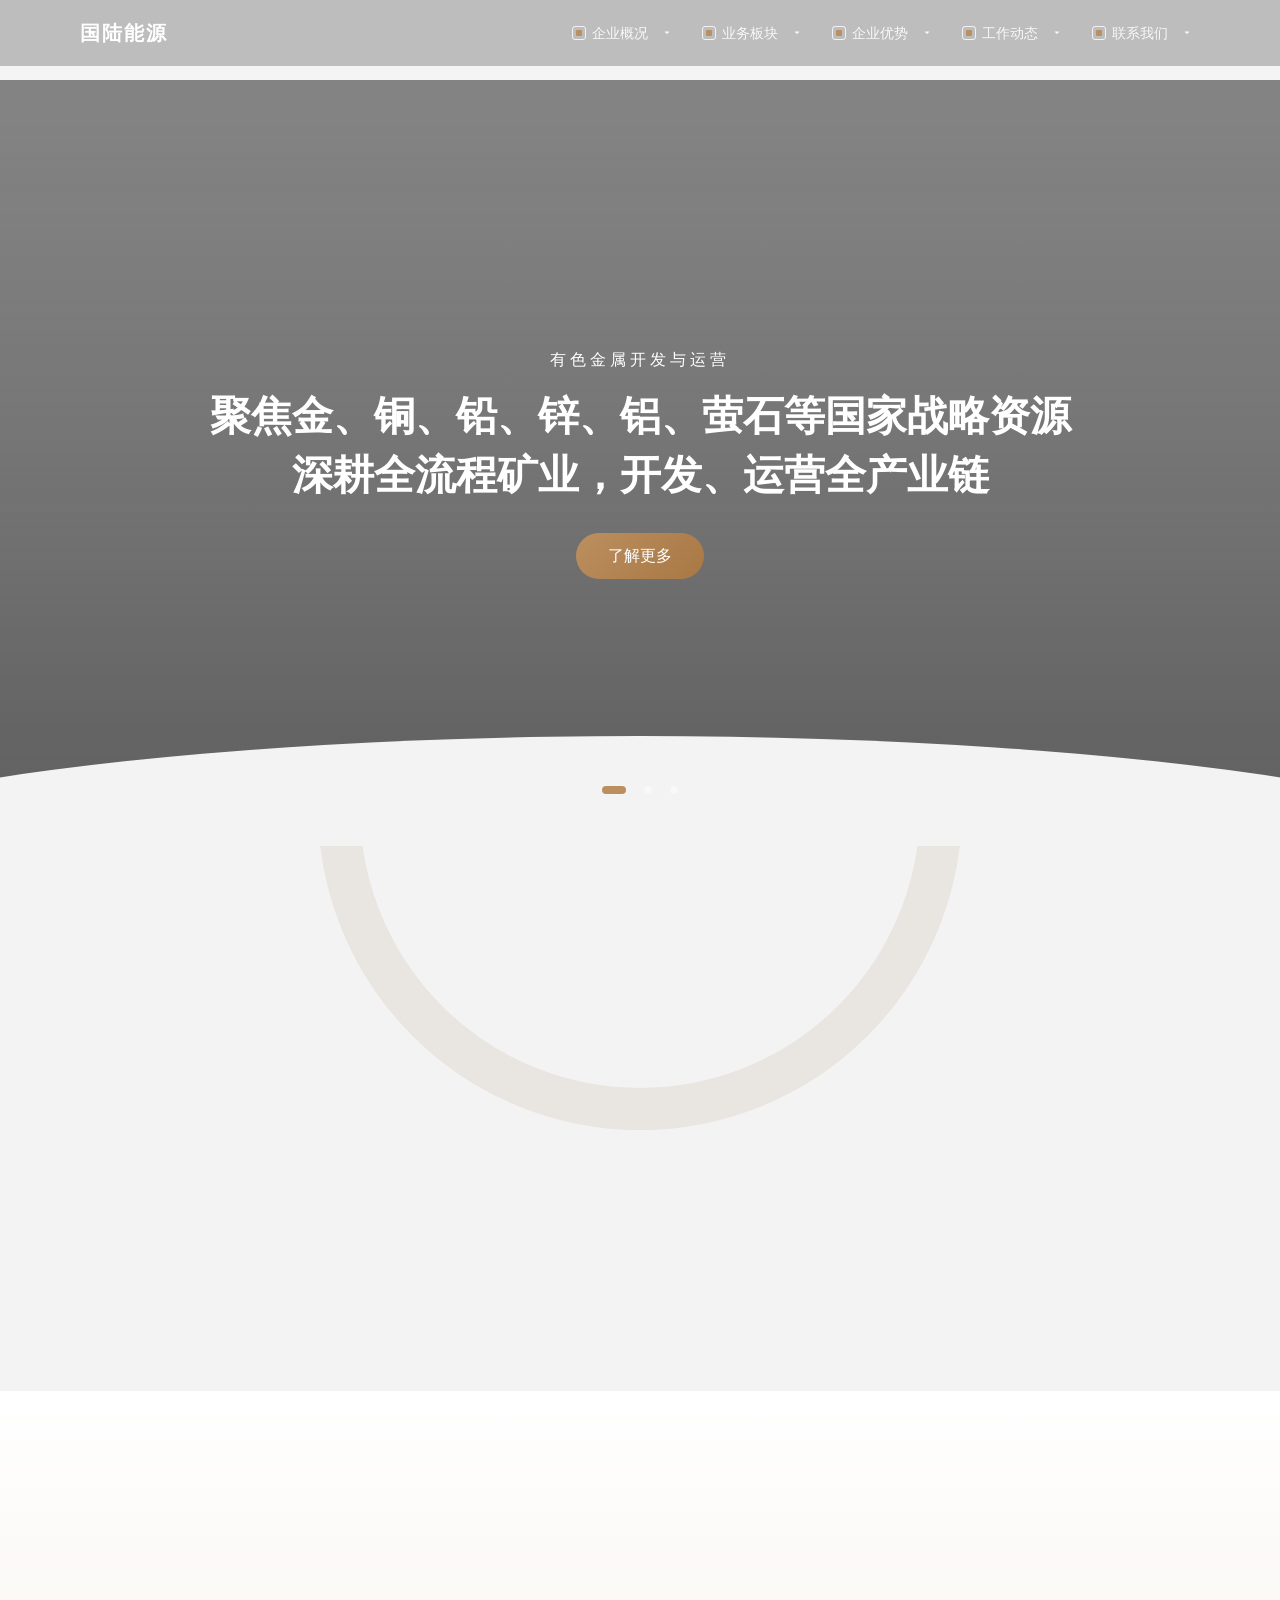
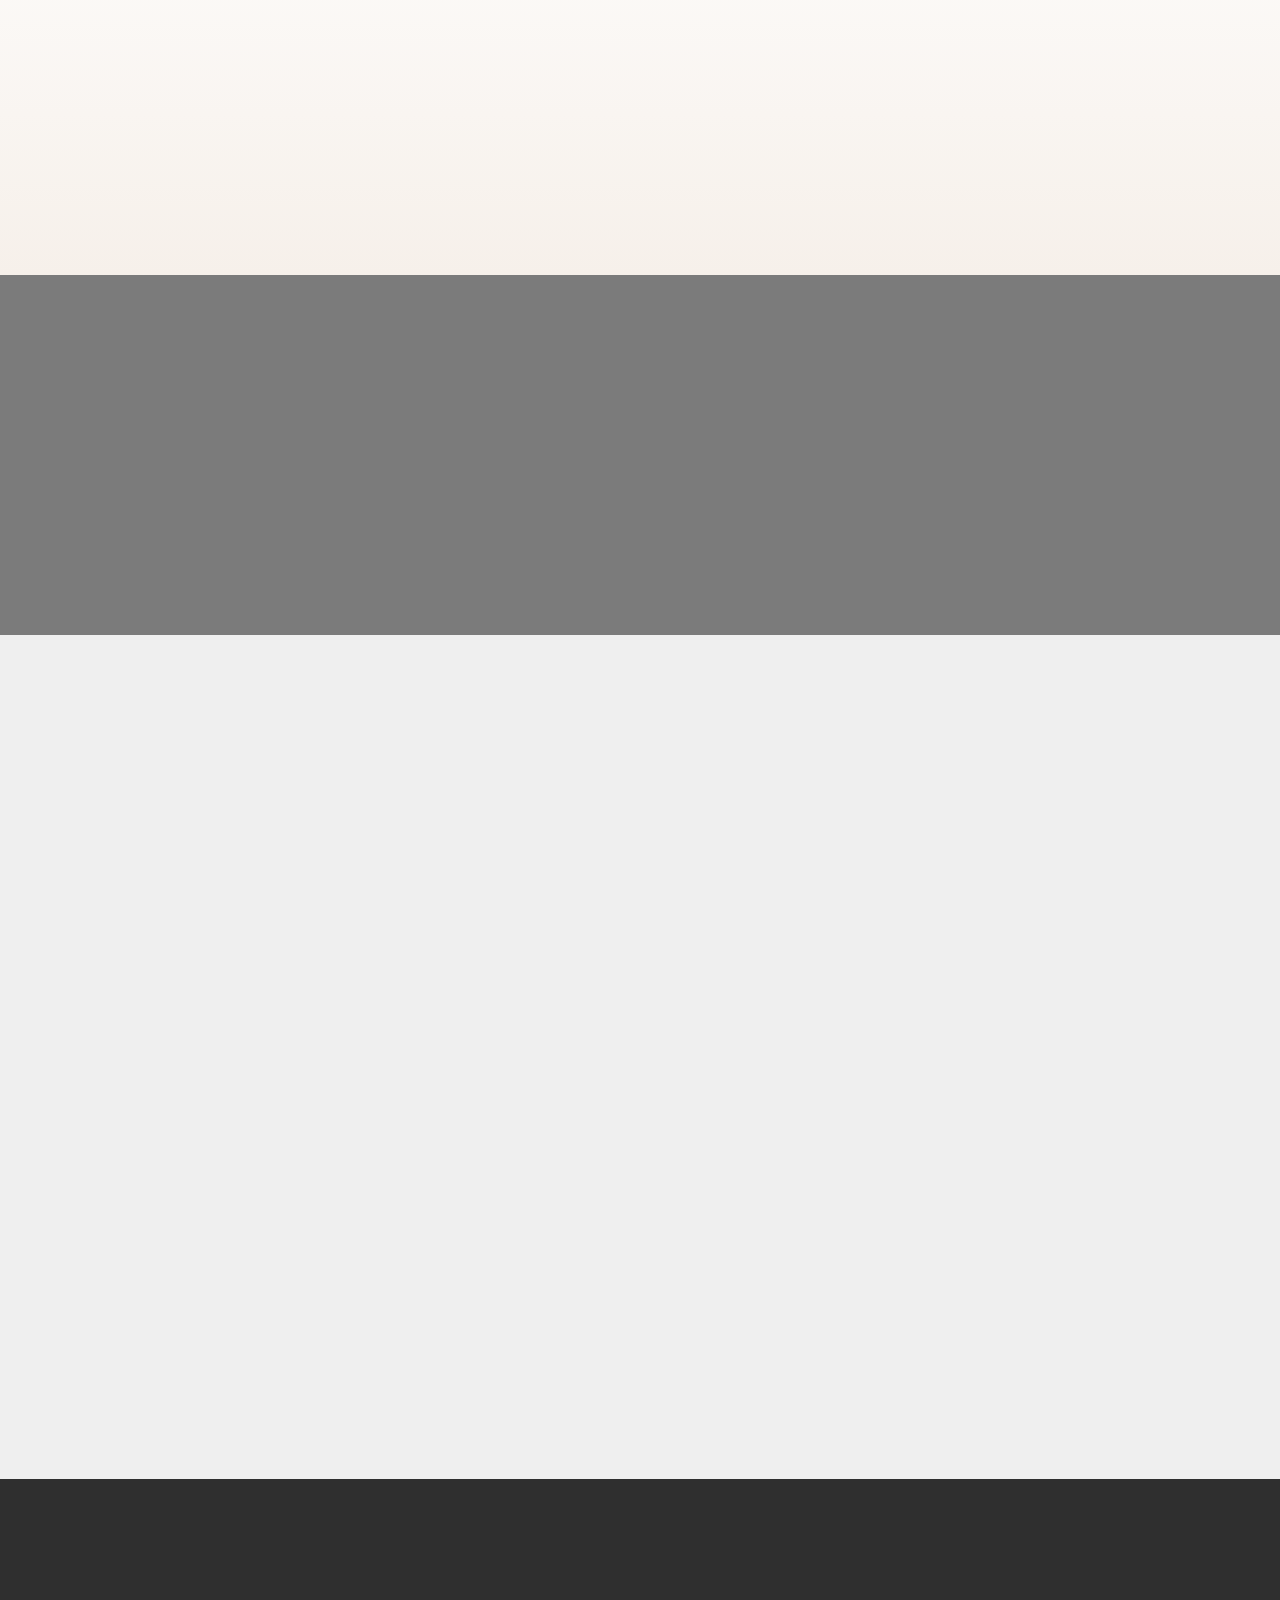
<file: index.html>
<!DOCTYPE html>
<html lang="zh-CN">
  <head>
    <meta charset="UTF-8" />
    <meta name="viewport" content="width=device-width, initial-scale=1.0" />
    <title>国陆能源有限公司</title>
    <link
      rel="stylesheet"
      href="https://cdn.jsdelivr.net/npm/swiper@11/swiper-bundle.min.css"
    />
    <link
      rel="stylesheet"
      href="https://cdn.jsdelivr.net/npm/aos@2.3.4/dist/aos.css"
    />
    <link rel="stylesheet" href="./css/style.css" />
  </head>
  <body>
    <header class="site-header">
      <div class="container header-inner">
        <a class="logo" href="#top">国陆能源</a>
        <button class="menu-toggle" type="button" aria-label="切换菜单">☰</button>
        <nav class="site-nav">
          <ul class="nav-list">
            <li class="nav-item has-submenu">
              <button class="nav-trigger" type="button">
                <span class="nav-label">
                  <span class="nav-main-icon"></span>
                  企业概况
                </span>
                <span class="nav-arrow">▾</span>
              </button>
              <ul class="submenu">
                <li><a href="#company">公司简介</a></li>
                <li><a href="#company">发展历程</a></li>
              </ul>
            </li>
            <li class="nav-item has-submenu">
              <button class="nav-trigger" type="button">
                <span class="nav-label">
                  <span class="nav-main-icon"></span>
                  业务板块
                </span>
                <span class="nav-arrow">▾</span>
              </button>
              <ul class="submenu">
                <li><a href="#business">资源勘探</a></li>
                <li><a href="#business">矿山运营</a></li>
              </ul>
            </li>
            <li class="nav-item has-submenu">
              <button class="nav-trigger" type="button">
                <span class="nav-label">
                  <span class="nav-main-icon"></span>
                  企业优势
                </span>
                <span class="nav-arrow">▾</span>
              </button>
              <ul class="submenu">
                <li><a href="#advantage">技术优势</a></li>
                <li><a href="#advantage">管理优势</a></li>
              </ul>
            </li>
            <li class="nav-item has-submenu">
              <button class="nav-trigger" type="button">
                <span class="nav-label">
                  <span class="nav-main-icon"></span>
                  工作动态
                </span>
                <span class="nav-arrow">▾</span>
              </button>
              <ul class="submenu">
                <li><a href="#news">最新动态</a></li>
                <li><a href="#news">媒体聚焦</a></li>
              </ul>
            </li>
            <li class="nav-item has-submenu">
              <button class="nav-trigger" type="button">
                <span class="nav-label">
                  <span class="nav-main-icon"></span>
                  联系我们
                </span>
                <span class="nav-arrow">▾</span>
              </button>
              <ul class="submenu">
                <li><a href="#contact">联系方式</a></li>
                <li><a href="#contact">在线留言</a></li>
              </ul>
            </li>
          </ul>
        </nav>
      </div>
    </header>

    <main id="top">
      <section class="hero">
        <div class="swiper hero-swiper">
          <div class="swiper-wrapper">
            <div
              class="swiper-slide hero-slide"
              style="
                background-image: url('https://images.unsplash.com/photo-1586511925558-a4c6376fe65f?auto=format&fit=crop&w=1900&q=80');
              "
            >
              <div class="hero-mask"></div>
              <div class="container hero-content" data-aos="fade-up">
                <p class="hero-kicker">有色金属开发与运营</p>
                <h1>
                  聚焦金、铜、铅、锌、铝、萤石等国家战略资源<br />
                  深耕全流程矿业，开发、运营全产业链
                </h1>
                <a class="btn btn-gold" href="#company">了解更多</a>
              </div>
            </div>
            <div
              class="swiper-slide hero-slide"
              style="
                background-image: url('https://images.unsplash.com/photo-1473448912268-2022ce9509d8?auto=format&fit=crop&w=1900&q=80');
              "
            >
              <div class="hero-mask"></div>
              <div class="container hero-content" data-aos="fade-up">
                <p class="hero-kicker">战略资源全链协同</p>
                <h1>
                  以智能开采、绿色选冶与全球供应链<br />
                  构建矿业高质量发展新引擎
                </h1>
                <a class="btn btn-gold" href="#business">查看业务</a>
              </div>
            </div>
            <div
              class="swiper-slide hero-slide"
              style="
                background-image: url('https://images.unsplash.com/photo-1576490318966-06b2f5f48947?auto=format&fit=crop&w=1900&q=80');
              "
            >
              <div class="hero-mask"></div>
              <div class="container hero-content" data-aos="fade-up">
                <p class="hero-kicker">绿色矿山与可持续发展</p>
                <h1>
                  坚持科技创新与安全高效并举<br />
                  推动产业升级与生态价值共赢
                </h1>
                <a class="btn btn-gold" href="#contact">联系我们</a>
              </div>
            </div>
          </div>
          <div class="swiper-pagination hero-pagination"></div>
        </div>
      </section>

      <section class="company section" id="company">
        <div class="container">
          <div class="section-title-wrap" data-aos="fade-right">
            <span class="section-kicker">企业概况</span>
            <h2>国陆能源有限公司</h2>
          </div>
          <div class="company-grid">
            <div class="company-meta" data-aos="fade-up">
              <div class="meta-item">
                <span>成立时间：</span>
                <strong>2024 年 10 月 30 日</strong>
              </div>
              <div class="meta-item">
                <span>注册资本：</span>
                <strong>1000 万元人民币</strong>
              </div>
              <div class="meta-item">
                <span>法定代表人：</span>
                <strong>孔亮</strong>
              </div>
              <div class="meta-item">
                <span>总经理：</span>
                <strong>鲁明友</strong>
              </div>
            </div>
            <div class="company-desc" data-aos="fade-left">
              <p>
                企业性质：国有控股有限责任公司，依托国有资本背景，专注国家战略资源开发与运营
              </p>
              <p>
                注册地址：山西省太原市万柏林区兴华街道钢材大厦 720 室
              </p>
              <p>
                统一社会信用代码：91140100MAE2D3TJ3Q
              </p>
              <p>
                作为创世能源产业核心骨干企业，聚焦金、铜、银、铅、锌、铝、萤石等国家战略资源，深耕多金属矿勘查、开发、运营全产业链，致力于打造国内领先的综合型矿业能源集团，助力国家战略资源保障体系建设。
              </p>
            </div>
          </div>
        </div>
      </section>

      <section class="business section" id="business">
        <div class="container">
          <div class="business-head" data-aos="zoom-in">
            <h2>核心业务模块</h2>
            <p>Core Business Module</p>
          </div>
          <div class="swiper business-swiper" data-aos="fade-up">
            <div class="swiper-wrapper">
              <article class="swiper-slide business-card">
                <h3>资源勘探与评价</h3>
                <p>覆盖金属及非金属矿种，构建高精度资源数据库。</p>
              </article>
              <article class="swiper-slide business-card">
                <h3>矿山开发与运营</h3>
                <p>以智能采矿体系提升采选效率与本质安全水平。</p>
              </article>
              <article class="swiper-slide business-card">
                <h3>选矿与冶炼协同</h3>
                <p>优化工艺链路，实现资源综合回收与价值最大化。</p>
              </article>
              <article class="swiper-slide business-card">
                <h3>产业投资与供应链</h3>
                <p>依托全球渠道资源，打造稳定高效的供销体系。</p>
              </article>
            </div>
            <div class="swiper-pagination"></div>
          </div>
        </div>
      </section>

      <section class="vision section">
        <div class="vision-mask"></div>
        <div class="container vision-content" data-aos="fade-up">
          <p>战略资源开发平台</p>
          <h2>推进拓展国家重点产业发展需求</h2>
          <a class="btn btn-outline" href="#advantage">查看优势</a>
        </div>
      </section>

      <section class="advantage section" id="advantage">
        <div class="container">
          <div class="section-title-wrap advantage-title" data-aos="fade-up">
            <span class="section-kicker">企业核心优势</span>
            <h2>Core advantage</h2>
          </div>
          <div class="swiper advantage-swiper" data-aos="fade-up">
            <div class="swiper-wrapper">
              <article class="swiper-slide adv-card">
                <span>01 /</span>
                <h3>国有控股实力背书</h3>
                <p>
                  由国有资本控股，资金实力雄厚，享有优质政策资源倾斜，企业经营合规性强、抗风险能力突出，发展根基稳固。
                </p>
              </article>
              <article class="swiper-slide adv-card featured">
                <span>02 /</span>
                <h3>核心团队行业深耕</h3>
                <p>
                  创始人鲁伟拥有多年矿业领域资深经验，行业资源整合能力、战略布局能力与行业影响力显著，核心管理团队专业能力过硬、实战经验丰富。
                </p>
              </article>
              <article class="swiper-slide adv-card">
                <span>03 /</span>
                <h3>战略资源布局优势</h3>
                <p>
                  聚焦金、铜、银、萤石等国家战略性稀缺矿产，资源价值高、市场需求稳定，产业发展前景广阔，核心竞争力突出。
                </p>
              </article>
              <article class="swiper-slide adv-card featured">
                <span>04 /</span>
                <h3>全产业链运营优势</h3>
                <p>
                  业务覆盖矿产勘查、开采、加工、贸易、技术研发全环节，产业链协同效应显著，业务闭环完善，具备全流程运营管控能力。
                </p>
              </article>
              <article class="swiper-slide adv-card">
                <span>05 /</span>
                <h3>技术创新驱动发展</h3>
                <p>
                  建立产学研协同体系，引入数字化矿山与智能调度平台，持续优化生产组织效率，推动技术成果向经营价值高效转化。
                </p>
              </article>
              <article class="swiper-slide adv-card featured">
                <span>06 /</span>
                <h3>绿色低碳体系完善</h3>
                <p>
                  坚持“绿色开发、生态优先”理念，推进节能减排、循环利用及矿区生态修复，构建可持续矿业发展模式。
                </p>
              </article>
              <article class="swiper-slide adv-card">
                <span>07 /</span>
                <h3>安全管理系统健全</h3>
                <p>
                  以标准化制度和数字化监控双轮驱动，形成风险识别、过程管控、应急处置闭环机制，保障生产安全稳定运行。
                </p>
              </article>
              <article class="swiper-slide adv-card featured">
                <span>08 /</span>
                <h3>区域协同拓展能力</h3>
                <p>
                  依托国内外项目网络与供应链合作伙伴体系，实现跨区域资源配置与协同开发，持续提升综合运营能力。
                </p>
              </article>
            </div>
          </div>
          <div class="advantage-bottom" data-aos="fade-up" data-aos-delay="60">
            <div class="advantage-controls">
              <button class="adv-nav-btn adv-prev" type="button" aria-label="上一页">
                ‹
              </button>
              <div class="swiper-pagination advantage-pagination"></div>
              <button class="adv-nav-btn adv-next" type="button" aria-label="下一页">
                ›
              </button>
            </div>
            <a class="adv-more" href="#contact">查看更多 <span>›</span></a>
          </div>
        </div>
      </section>

      <section class="news section" id="news">
        <div class="container news-wrap">
          <div class="news-title" data-aos="fade-right">
            <span class="section-kicker">工作动态</span>
            <h2>Work Dynamics</h2>
          </div>
          <div class="news-body" data-aos="fade-left">
            <ul class="news-tabs">
              <li class="is-active" data-target="tab1">经营动态</li>
              <li data-target="tab2">党建之窗</li>
              <li data-target="tab3">社会责任</li>
              <li data-target="tab4">媒体聚焦</li>
            </ul>
            <div class="news-panels">
              <div class="news-panel is-active" id="tab1" data-slide-index="0">
                <article class="news-slide is-active">
                  <h3>《经济参考报》：国家能源集团资本控股业务稳步提升</h3>
                  <p>
                    近日，知名信用评级机构发布评级报告，公司信用评级保持高位，企业主体信用展望持续稳定，经营质量和抗风险能力进一步增强。
                  </p>
                  <hr />
                  <ul>
                    <li>《国资报告》：国家能源集团发行首期碳中和资产支持证券</li>
                    <li>学习强国：国家能源集团资本控股公司首单业租赁资产转让业务完成</li>
                    <li>中国证券网：国家能源集团资本控股公司首笔同业租赁资产转让业务落地</li>
                    <li>《金融时报》：发挥产融协同作用 助力高质量绿色发展</li>
                  </ul>
                </article>
                <article class="news-slide">
                  <h3>经营管理例会：多项目协同推进，重点指标稳中向好</h3>
                  <p>
                    围绕重点矿山项目建设、采购交付和成本管控，公司组织专项复盘，
                    明确季度重点任务，进一步提升经营效率与资源配置能力。
                  </p>
                  <hr />
                  <ul>
                    <li>推进采矿系统升级，设备利用率同比提升</li>
                    <li>供应链协同优化，重点物资保供能力增强</li>
                    <li>强化风险预警与应急机制，经营运行平稳可控</li>
                    <li>建立项目周调度机制，确保关键节点按期完成</li>
                  </ul>
                </article>
              </div>

              <div class="news-panel" id="tab2" data-slide-index="0">
                <article class="news-slide is-active">
                  <h3>深入贯彻中央八项规定精神学习教育</h3>
                  <p>
                    通过专题学习、案例剖析和岗位实践，推动作风建设走深走实，
                    将纪律要求转化为推动企业高质量发展的实际行动。
                  </p>
                  <hr />
                  <ul>
                    <li>组织党委理论学习中心组专题学习会</li>
                    <li>开展“严作风、强担当”主题党日活动</li>
                    <li>建立作风建设问题台账与整改闭环机制</li>
                    <li>推动党建工作与生产经营同部署同落实</li>
                  </ul>
                </article>
                <article class="news-slide">
                  <h3>党建引领重点项目攻坚，形成协同推进机制</h3>
                  <p>
                    以党员先锋队、党员责任区为抓手，聚焦项目难点堵点，
                    在重点工程中持续发挥基层党组织战斗堡垒作用。
                  </p>
                  <hr />
                  <ul>
                    <li>设立“党员示范岗”，强化关键岗位责任落实</li>
                    <li>开展党建共建活动，促进跨部门协同联动</li>
                    <li>围绕一线需求办实事，提升基层组织凝聚力</li>
                    <li>推动党建成果转化为经营管理成效</li>
                  </ul>
                </article>
              </div>

              <div class="news-panel" id="tab3" data-slide-index="0">
                <article class="news-slide is-active">
                  <h3>社会责任实践：绿色矿山建设与社区共建并行推进</h3>
                  <p>
                    公司持续开展矿区生态修复、节能减排和社区公益活动，
                    推动企业发展与社会价值创造协同提升。
                  </p>
                  <hr />
                  <ul>
                    <li>实施矿区复绿工程，提升生态环境质量</li>
                    <li>开展职业教育帮扶，支持属地人才培养</li>
                    <li>组织志愿服务活动，服务周边社区建设</li>
                    <li>完善 ESG 管理体系，发布责任行动成果</li>
                  </ul>
                </article>
                <article class="news-slide">
                  <h3>公益行动持续深化，助力地方可持续发展</h3>
                  <p>
                    围绕教育、环保、民生等领域持续开展公益行动，
                    构建企业与地方互促共进的长期协同机制。
                  </p>
                  <hr />
                  <ul>
                    <li>设立专项公益基金，支持乡村振兴项目</li>
                    <li>推进节水节电改造，促进资源节约利用</li>
                    <li>搭建企地沟通平台，提升协同治理效率</li>
                    <li>持续开展员工公益培训与志愿者激励</li>
                  </ul>
                </article>
              </div>

              <div class="news-panel" id="tab4" data-slide-index="0">
                <article class="news-slide is-active">
                  <h3>主流媒体聚焦公司数字化矿山建设成果</h3>
                  <p>
                    通过智能调度、实时监测与数据中台能力建设，
                    公司矿山作业效率和管理透明度持续提升。
                  </p>
                  <hr />
                  <ul>
                    <li>新华社：数字化推动传统矿业转型升级</li>
                    <li>人民网：智能化管理提升生产安全水平</li>
                    <li>中国经济网：绿色低碳与高效运营并重</li>
                    <li>行业媒体：公司实践为产业提供可复制样本</li>
                  </ul>
                </article>
                <article class="news-slide">
                  <h3>多家行业媒体报道公司全产业链运营能力</h3>
                  <p>
                    媒体重点关注公司在资源开发、加工、供应链协同方面的体系化能力，
                    认为其在复杂市场环境下展现出较强韧性和成长性。
                  </p>
                  <hr />
                  <ul>
                    <li>财经周刊：产业链协同成为核心竞争优势</li>
                    <li>矿业观察：资源保障能力与运营效率双提升</li>
                    <li>能源视界：技术驱动下的降本增效路径清晰</li>
                    <li>中国工业报：企业治理能力持续强化</li>
                  </ul>
                </article>
              </div>
            </div>
          </div>
          <div class="news-bottom-controls" data-aos="fade-up">
            <button class="news-nav-btn news-prev" type="button" aria-label="上一条">
              ‹
            </button>
            <div class="news-pagination"></div>
            <button class="news-nav-btn news-next" type="button" aria-label="下一条">
              ›
            </button>
          </div>
        </div>
      </section>

      <section class="banner-strip" data-aos="zoom-in">
        深入贯彻中央八项规定精神学习教育
      </section>

      <section class="contact section" id="contact">
        <div class="container contact-wrap">
          <div class="contact-left" data-aos="fade-up">
            <h2>You Can Contact Us At Any Time</h2>
            <ul>
              <li>电话：010-8899 6688</li>
              <li>邮箱：service@guolu-energy.com</li>
              <li>地址：北京市朝阳区国家矿业产业园 A 座</li>
            </ul>
          </div>
          <form class="contact-form" data-aos="fade-up" data-aos-delay="120">
            <input type="text" placeholder="姓名" />
            <input type="tel" placeholder="电话" />
            <textarea placeholder="留言"></textarea>
            <button type="button" class="btn btn-gold">提交</button>
          </form>
        </div>
      </section>
    </main>

    <script src="https://cdn.jsdelivr.net/npm/jquery@3.7.1/dist/jquery.min.js"></script>
    <script src="https://cdn.jsdelivr.net/npm/swiper@11/swiper-bundle.min.js"></script>
    <script src="https://cdn.jsdelivr.net/npm/aos@2.3.4/dist/aos.js"></script>
    <script src="./js/main.js"></script>
  </body>
</html>
</file>
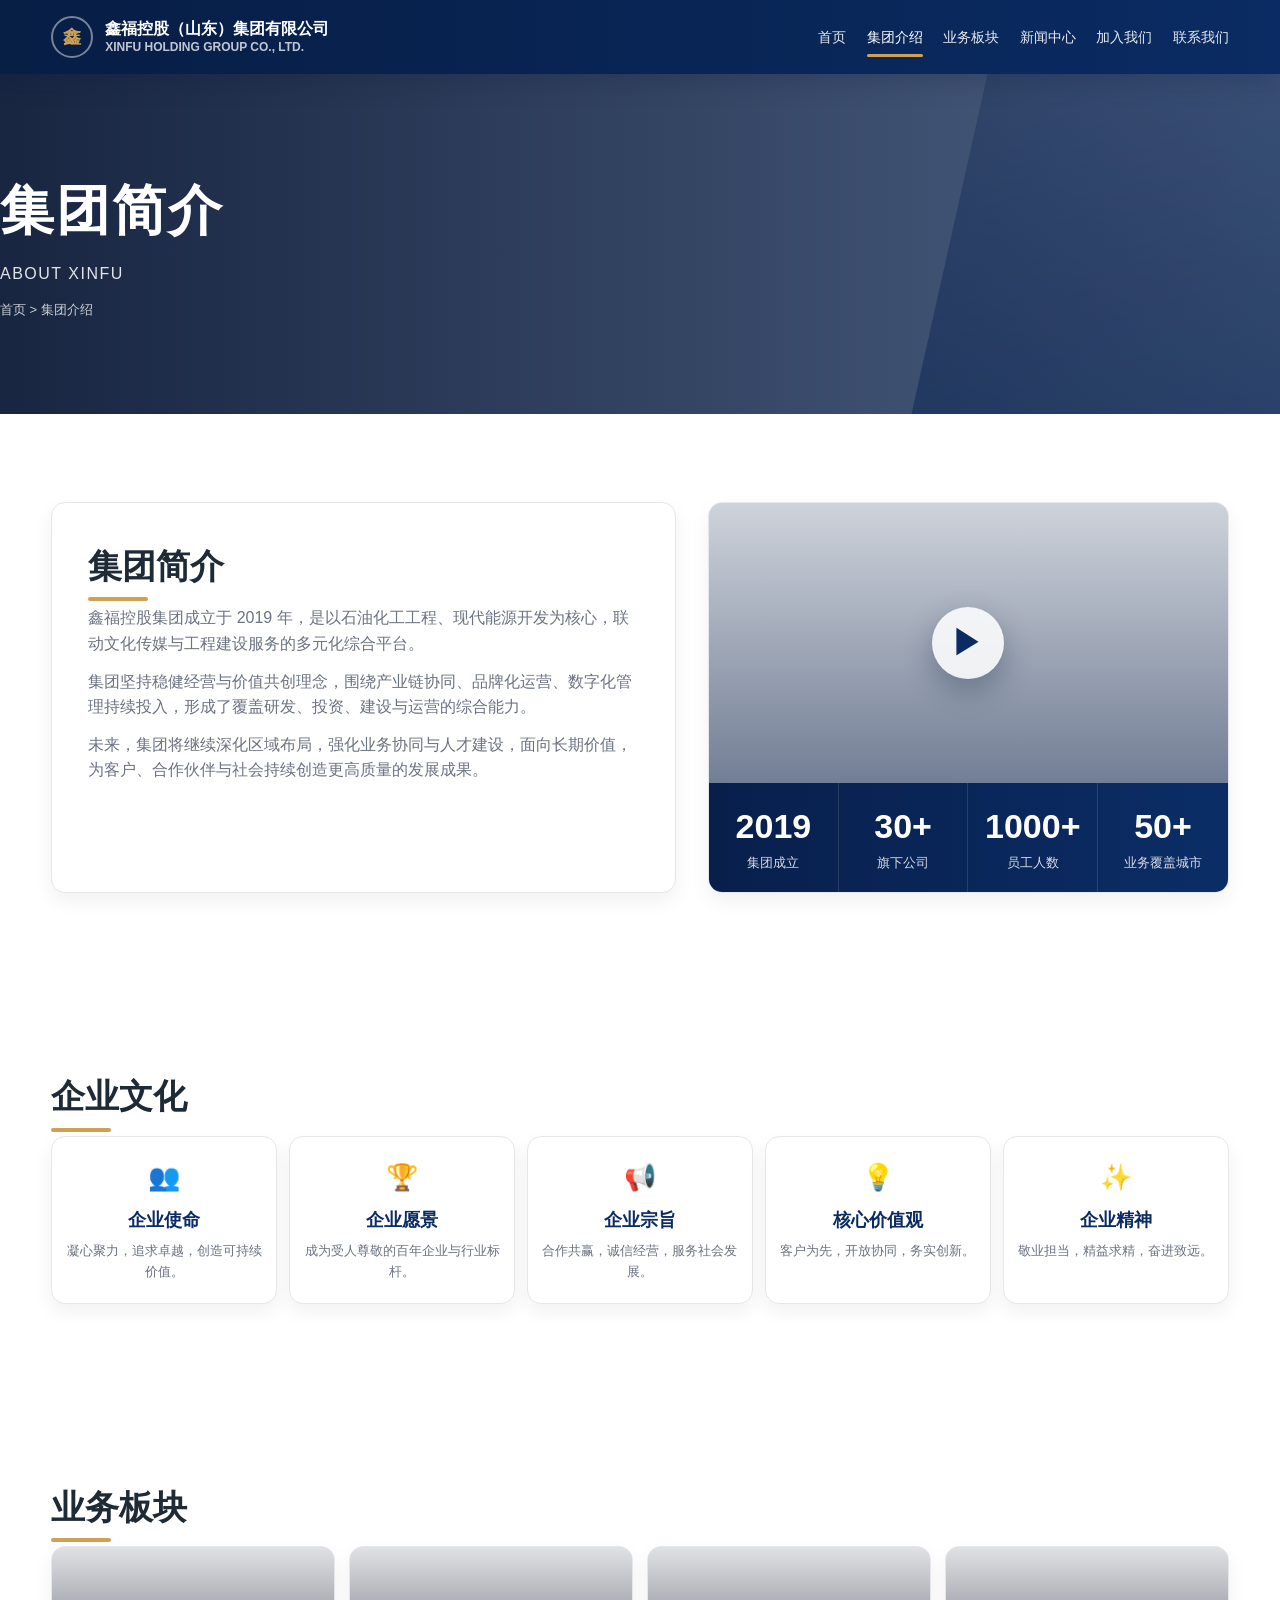
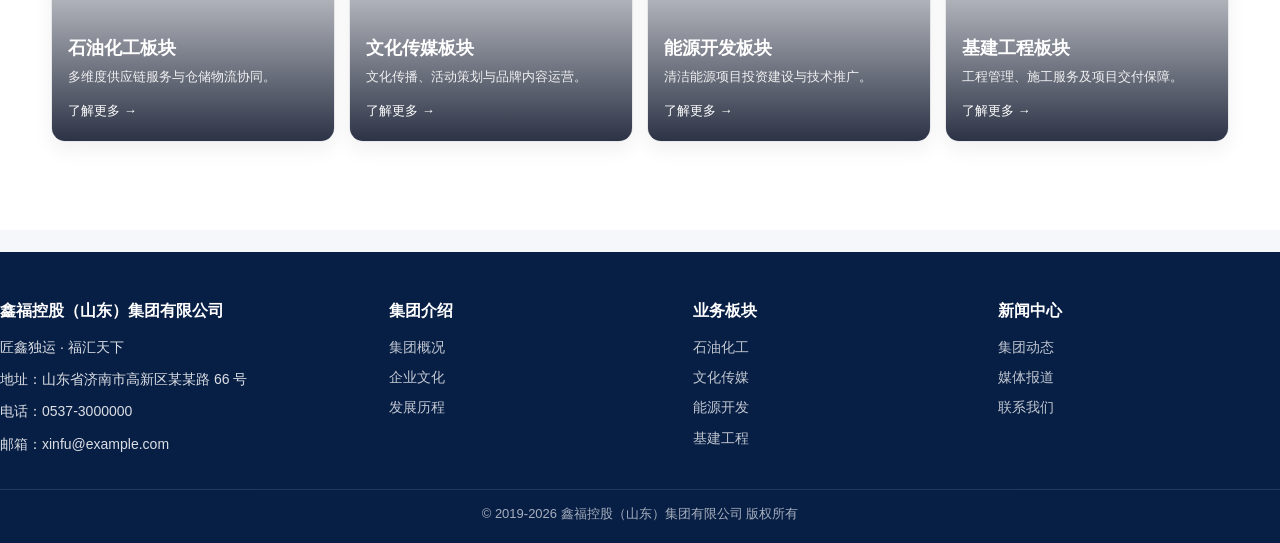
<file: about.html>
<!DOCTYPE html>
<html lang="zh-CN">
  <head>
    <meta charset="UTF-8" />
    <meta name="viewport" content="width=device-width, initial-scale=1.0" />
    <title>集团介绍 - 鑫福控股（山东）集团有限公司</title>
    <meta
      name="description"
      content="鑫福控股集团介绍页面，包含集团简介、企业文化与业务板块展示。"
    />
    <link rel="stylesheet" href="./css/common.css" />
    <link rel="stylesheet" href="./css/about.css" />
  </head>
  <body>
    <header class="site-header">
      <div class="container header-inner">
        <a class="brand" href="./index.html">
          <div class="brand-mark">鑫</div>
          <div class="brand-text">
            鑫福控股（山东）集团有限公司
            <small>XINFU HOLDING GROUP CO., LTD.</small>
          </div>
        </a>
        <nav class="main-nav" aria-label="主导航">
          <ul>
            <li><a href="./index.html">首页</a></li>
            <li><a class="is-active" href="./about.html">集团介绍</a></li>
            <li><a href="./business.html">业务板块</a></li>
            <li><a href="./news.html">新闻中心</a></li>
            <li><a href="./contact.html">加入我们</a></li>
            <li><a href="./contact.html">联系我们</a></li>
          </ul>
        </nav>
      </div>
    </header>

    <main class="about-main">
      <section class="about-hero">
        <div class="container about-hero-inner">
          <h1>集团简介</h1>
          <p>ABOUT XINFU</p>
          <div class="breadcrumb">首页 &gt; 集团介绍</div>
        </div>
      </section>

      <section class="section">
        <div class="container about-profile">
          <article class="card about-copy reveal">
            <h2>集团简介</h2>
            <p>
              鑫福控股集团成立于 2019 年，是以石油化工工程、现代能源开发为核心，联动文化传媒与工程建设服务的多元化综合平台。
            </p>
            <p>
              集团坚持稳健经营与价值共创理念，围绕产业链协同、品牌化运营、数字化管理持续投入，形成了覆盖研发、投资、建设与运营的综合能力。
            </p>
            <p>
              未来，集团将继续深化区域布局，强化业务协同与人才建设，面向长期价值，为客户、合作伙伴与社会持续创造更高质量的发展成果。
            </p>
          </article>

          <aside class="card about-media reveal">
            <div class="video-panel">
              <button class="play-button" type="button" aria-label="播放视频">▶</button>
            </div>
            <ul class="profile-stats">
              <li>
                <strong data-counter="2019">0</strong>
                <span>集团成立</span>
              </li>
              <li>
                <strong data-counter="30" data-suffix="+">0</strong>
                <span>旗下公司</span>
              </li>
              <li>
                <strong data-counter="1000" data-suffix="+">0</strong>
                <span>员工人数</span>
              </li>
              <li>
                <strong data-counter="50" data-suffix="+">0</strong>
                <span>业务覆盖城市</span>
              </li>
            </ul>
          </aside>
        </div>
      </section>

      <section class="section">
        <div class="container">
          <h2 class="about-section-title reveal">企业文化</h2>
          <div class="culture-grid">
            <article class="card culture-item reveal">
              <div class="culture-icon">👥</div>
              <h3>企业使命</h3>
              <p>凝心聚力，追求卓越，创造可持续价值。</p>
            </article>
            <article class="card culture-item reveal">
              <div class="culture-icon">🏆</div>
              <h3>企业愿景</h3>
              <p>成为受人尊敬的百年企业与行业标杆。</p>
            </article>
            <article class="card culture-item reveal">
              <div class="culture-icon">📢</div>
              <h3>企业宗旨</h3>
              <p>合作共赢，诚信经营，服务社会发展。</p>
            </article>
            <article class="card culture-item reveal">
              <div class="culture-icon">💡</div>
              <h3>核心价值观</h3>
              <p>客户为先，开放协同，务实创新。</p>
            </article>
            <article class="card culture-item reveal">
              <div class="culture-icon">✨</div>
              <h3>企业精神</h3>
              <p>敬业担当，精益求精，奋进致远。</p>
            </article>
          </div>
        </div>
      </section>

      <section id="business" class="section">
        <div class="container">
          <h2 class="about-section-title reveal">业务板块</h2>
          <div class="about-business-grid">
            <article class="card about-business-card oil reveal">
              <div class="content">
                <h3>石油化工板块</h3>
                <p>多维度供应链服务与仓储物流协同。</p>
                <a href="./business.html">了解更多 →</a>
              </div>
            </article>
            <article class="card about-business-card media reveal">
              <div class="content">
                <h3>文化传媒板块</h3>
                <p>文化传播、活动策划与品牌内容运营。</p>
                <a href="./media.html">了解更多 →</a>
              </div>
            </article>
            <article class="card about-business-card energy reveal">
              <div class="content">
                <h3>能源开发板块</h3>
                <p>清洁能源项目投资建设与技术推广。</p>
                <a href="./energy.html">了解更多 →</a>
              </div>
            </article>
            <article class="card about-business-card bridge reveal">
              <div class="content">
                <h3>基建工程板块</h3>
                <p>工程管理、施工服务及项目交付保障。</p>
                <a href="./construction.html">了解更多 →</a>
              </div>
            </article>
          </div>
        </div>
      </section>
    </main>

    <footer id="contact" class="site-footer">
      <div class="container footer-top">
        <section class="footer-col footer-brand reveal">
          <h4>鑫福控股（山东）集团有限公司</h4>
          <p>匠鑫独运 · 福汇天下</p>
          <p>地址：山东省济南市高新区某某路 66 号</p>
          <p>电话：0537-3000000</p>
          <p>邮箱：xinfu@example.com</p>
        </section>
        <section class="footer-col reveal">
          <h4>集团介绍</h4>
          <a href="./about.html">集团概况</a>
          <a href="./about.html">企业文化</a>
          <a href="./about.html">发展历程</a>
        </section>
        <section class="footer-col reveal">
          <h4>业务板块</h4>
          <a href="./business.html">石油化工</a>
          <a href="./media.html">文化传媒</a>
          <a href="./energy.html">能源开发</a>
          <a href="./construction.html">基建工程</a>
        </section>
        <section class="footer-col reveal">
          <h4>新闻中心</h4>
          <a href="./news.html">集团动态</a>
          <a href="./news.html">媒体报道</a>
          <a href="./contact.html">联系我们</a>
        </section>
      </div>
      <div class="footer-bottom">© 2019-2026 鑫福控股（山东）集团有限公司 版权所有</div>
    </footer>

    <script src="./js/about.js"></script>
  </body>
</html>
</file>
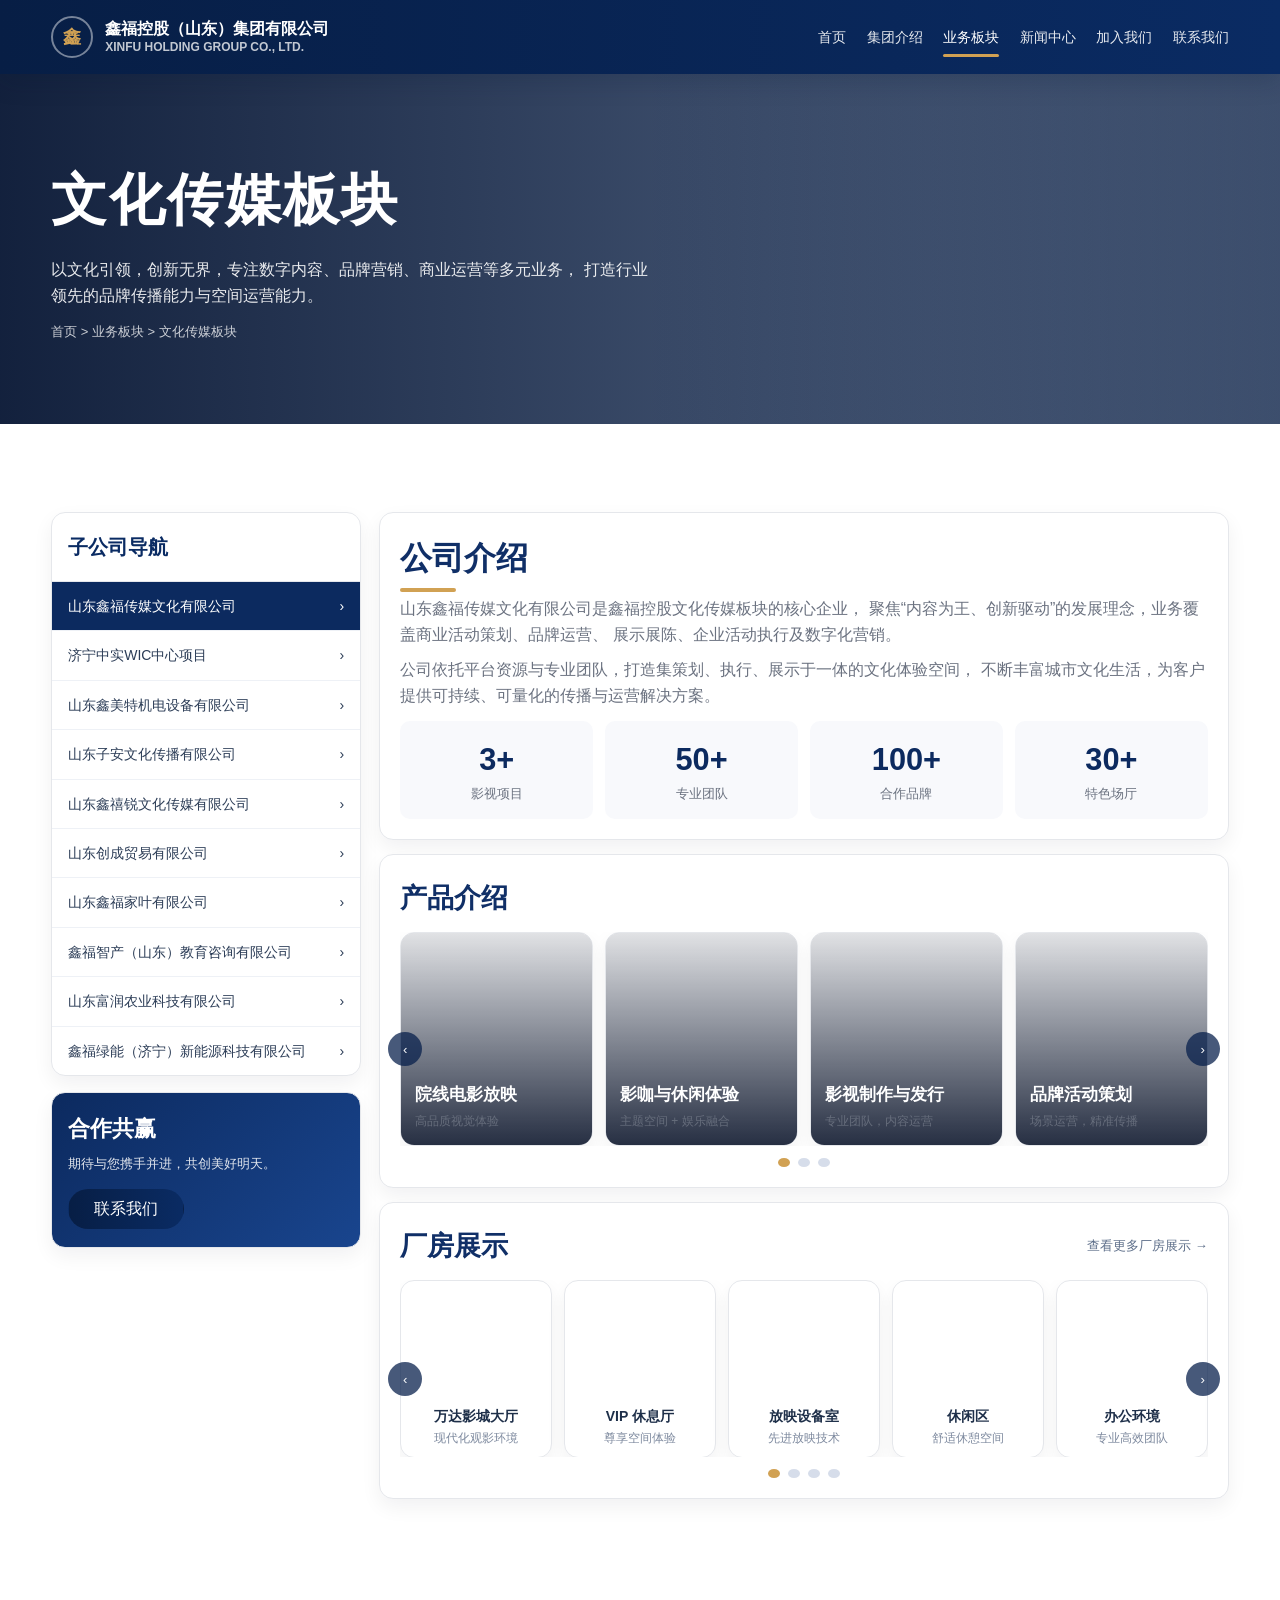
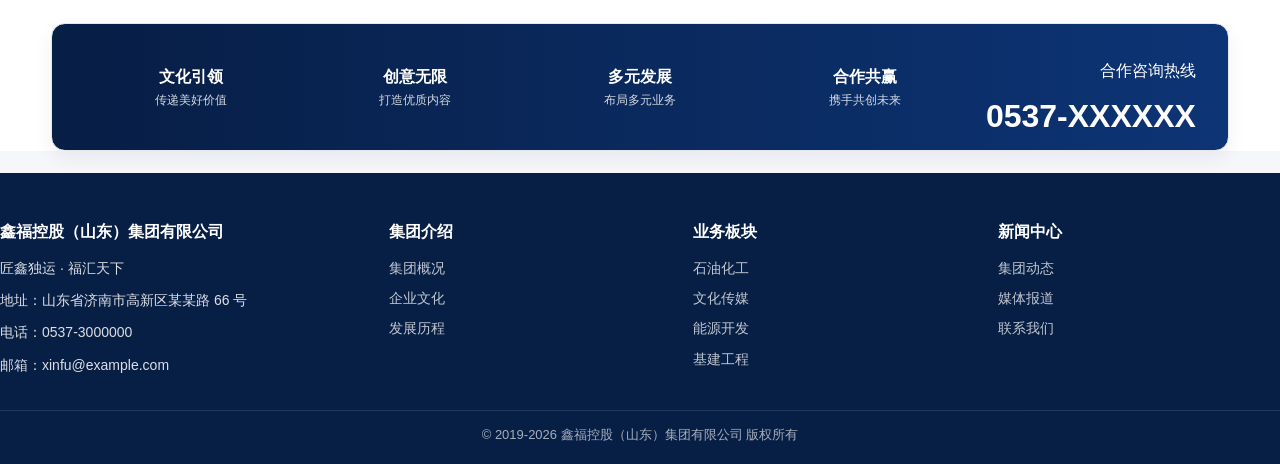
<file: business.html>
<!DOCTYPE html>
<html lang="zh-CN">
  <head>
    <meta charset="UTF-8" />
    <meta name="viewport" content="width=device-width, initial-scale=1.0" />
    <title>文化传媒板块 - 鑫福控股（山东）集团有限公司</title>
    <meta
      name="description"
      content="鑫福控股业务板块页面，展示文化传媒板块公司介绍、产品介绍轮播与厂房展示轮播。"
    />
    <link rel="stylesheet" href="./css/common.css" />
    <link rel="stylesheet" href="./css/business.css" />
  </head>
  <body>
    <header class="site-header">
      <div class="container header-inner">
        <a class="brand" href="./index.html">
          <div class="brand-mark">鑫</div>
          <div class="brand-text">
            鑫福控股（山东）集团有限公司
            <small>XINFU HOLDING GROUP CO., LTD.</small>
          </div>
        </a>
        <nav class="main-nav" aria-label="主导航">
          <ul>
            <li><a href="./index.html">首页</a></li>
            <li><a href="./about.html">集团介绍</a></li>
            <li><a class="is-active" href="./business.html">业务板块</a></li>
            <li><a href="./news.html">新闻中心</a></li>
            <li><a href="./contact.html">加入我们</a></li>
            <li><a href="./contact.html">联系我们</a></li>
          </ul>
        </nav>
      </div>
    </header>

    <main class="business-main">
      <section class="business-hero">
        <div class="container business-hero-inner">
          <h1>文化传媒板块</h1>
          <p>
            以文化引领，创新无界，专注数字内容、品牌营销、商业运营等多元业务，
            打造行业领先的品牌传播能力与空间运营能力。
          </p>
          <div class="breadcrumb">首页 &gt; 业务板块 &gt; 文化传媒板块</div>
        </div>
      </section>

      <section class="section">
        <div class="container business-layout">
          <aside class="business-sidebar reveal">
            <section class="card sidebar-list">
              <h3>子公司导航</h3>
              <a class="is-active" href="#">山东鑫福传媒文化有限公司 <span>›</span></a>
              <a href="#">济宁中实WIC中心项目 <span>›</span></a>
              <a href="#">山东鑫美特机电设备有限公司 <span>›</span></a>
              <a href="#">山东子安文化传播有限公司 <span>›</span></a>
              <a href="#">山东鑫禧锐文化传媒有限公司 <span>›</span></a>
              <a href="#">山东创成贸易有限公司 <span>›</span></a>
              <a href="#">山东鑫福家叶有限公司 <span>›</span></a>
              <a href="#">鑫福智产（山东）教育咨询有限公司 <span>›</span></a>
              <a href="#">山东富润农业科技有限公司 <span>›</span></a>
              <a href="#">鑫福绿能（济宁）新能源科技有限公司 <span>›</span></a>
            </section>

            <section class="card coop-card">
              <h4>合作共赢</h4>
              <p>期待与您携手并进，共创美好明天。</p>
              <a class="btn-primary" href="./contact.html">联系我们</a>
            </section>
          </aside>

          <div class="business-content">
            <section class="card business-panel reveal">
              <h2>公司介绍</h2>
              <p>
                山东鑫福传媒文化有限公司是鑫福控股文化传媒板块的核心企业，
                聚焦“内容为王、创新驱动”的发展理念，业务覆盖商业活动策划、品牌运营、
                展示展陈、企业活动执行及数字化营销。
              </p>
              <p>
                公司依托平台资源与专业团队，打造集策划、执行、展示于一体的文化体验空间，
                不断丰富城市文化生活，为客户提供可持续、可量化的传播与运营解决方案。
              </p>
              <div class="intro-metrics">
                <article class="metric-card">
                  <strong data-counter="3" data-suffix="+">0</strong>
                  <span>影视项目</span>
                </article>
                <article class="metric-card">
                  <strong data-counter="50" data-suffix="+">0</strong>
                  <span>专业团队</span>
                </article>
                <article class="metric-card">
                  <strong data-counter="100" data-suffix="+">0</strong>
                  <span>合作品牌</span>
                </article>
                <article class="metric-card">
                  <strong data-counter="30" data-suffix="+">0</strong>
                  <span>特色场厅</span>
                </article>
              </div>
            </section>

            <section class="card business-panel reveal">
              <div class="section-head">
                <h3>产品介绍</h3>
              </div>
              <div
                class="carousel product-carousel"
                data-carousel
                data-desktop="4"
                data-tablet="2"
                data-mobile="1"
                data-autoplay="4200"
              >
                <button class="carousel-arrow prev" type="button" data-carousel-prev aria-label="上一页">
                  ‹
                </button>
                <div class="carousel-viewport" data-carousel-viewport>
                  <div class="carousel-track" data-carousel-track>
                    <article class="carousel-item card product-card p1">
                      <div class="content">
                        <h4>院线电影放映</h4>
                        <p>高品质视觉体验</p>
                      </div>
                    </article>
                    <article class="carousel-item card product-card p2">
                      <div class="content">
                        <h4>影咖与休闲体验</h4>
                        <p>主题空间 + 娱乐融合</p>
                      </div>
                    </article>
                    <article class="carousel-item card product-card p3">
                      <div class="content">
                        <h4>影视制作与发行</h4>
                        <p>专业团队，内容运营</p>
                      </div>
                    </article>
                    <article class="carousel-item card product-card p4">
                      <div class="content">
                        <h4>品牌活动策划</h4>
                        <p>场景运营，精准传播</p>
                      </div>
                    </article>
                    <article class="carousel-item card product-card p5">
                      <div class="content">
                        <h4>舞台演艺服务</h4>
                        <p>项目统筹，执行保障</p>
                      </div>
                    </article>
                    <article class="carousel-item card product-card p6">
                      <div class="content">
                        <h4>IP 联名运营</h4>
                        <p>内容共创，商业增长</p>
                      </div>
                    </article>
                  </div>
                </div>
                <button class="carousel-arrow next" type="button" data-carousel-next aria-label="下一页">
                  ›
                </button>
                <div class="carousel-dots" data-carousel-dots></div>
              </div>
            </section>

            <section class="card business-panel reveal">
              <div class="section-head">
                <h3>厂房展示</h3>
                <a href="#">查看更多厂房展示 →</a>
              </div>
              <div
                class="carousel factory-carousel"
                data-carousel
                data-desktop="5"
                data-tablet="3"
                data-mobile="1"
                data-autoplay="5000"
              >
                <button class="carousel-arrow prev" type="button" data-carousel-prev aria-label="上一页">
                  ‹
                </button>
                <div class="carousel-viewport" data-carousel-viewport>
                  <div class="carousel-track" data-carousel-track>
                    <article class="carousel-item card factory-card">
                      <div class="factory-photo f1"></div>
                      <h4>万达影城大厅</h4>
                      <p>现代化观影环境</p>
                    </article>
                    <article class="carousel-item card factory-card">
                      <div class="factory-photo f2"></div>
                      <h4>VIP 休息厅</h4>
                      <p>尊享空间体验</p>
                    </article>
                    <article class="carousel-item card factory-card">
                      <div class="factory-photo f3"></div>
                      <h4>放映设备室</h4>
                      <p>先进放映技术</p>
                    </article>
                    <article class="carousel-item card factory-card">
                      <div class="factory-photo f4"></div>
                      <h4>休闲区</h4>
                      <p>舒适休憩空间</p>
                    </article>
                    <article class="carousel-item card factory-card">
                      <div class="factory-photo f5"></div>
                      <h4>办公环境</h4>
                      <p>专业高效团队</p>
                    </article>
                    <article class="carousel-item card factory-card">
                      <div class="factory-photo f6"></div>
                      <h4>会议接待区</h4>
                      <p>商务会谈空间</p>
                    </article>
                    <article class="carousel-item card factory-card">
                      <div class="factory-photo f7"></div>
                      <h4>后期制作中心</h4>
                      <p>内容生产支持</p>
                    </article>
                    <article class="carousel-item card factory-card">
                      <div class="factory-photo f8"></div>
                      <h4>品牌展陈区</h4>
                      <p>沉浸式展示效果</p>
                    </article>
                  </div>
                </div>
                <button class="carousel-arrow next" type="button" data-carousel-next aria-label="下一页">
                  ›
                </button>
                <div class="carousel-dots" data-carousel-dots></div>
              </div>
            </section>
          </div>
        </div>
      </section>

      <section class="container reveal">
        <div class="feature-strip card">
          <article class="feature-item">
            <h4>文化引领</h4>
            <p>传递美好价值</p>
          </article>
          <article class="feature-item">
            <h4>创意无限</h4>
            <p>打造优质内容</p>
          </article>
          <article class="feature-item">
            <h4>多元发展</h4>
            <p>布局多元业务</p>
          </article>
          <article class="feature-item">
            <h4>合作共赢</h4>
            <p>携手共创未来</p>
          </article>
          <article class="feature-contact" id="contact">
            <p>合作咨询热线</p>
            <strong>0537-XXXXXX</strong>
          </article>
        </div>
      </section>
    </main>

    <footer class="site-footer">
      <div class="container footer-top">
        <section class="footer-col footer-brand reveal">
          <h4>鑫福控股（山东）集团有限公司</h4>
          <p>匠鑫独运 · 福汇天下</p>
          <p>地址：山东省济南市高新区某某路 66 号</p>
          <p>电话：0537-3000000</p>
          <p>邮箱：xinfu@example.com</p>
        </section>
        <section class="footer-col reveal">
          <h4>集团介绍</h4>
          <a href="./about.html">集团概况</a>
          <a href="./about.html">企业文化</a>
          <a href="./about.html">发展历程</a>
        </section>
        <section class="footer-col reveal">
          <h4>业务板块</h4>
          <a href="./business.html">石油化工</a>
          <a href="./media.html">文化传媒</a>
          <a href="./energy.html">能源开发</a>
          <a href="./construction.html">基建工程</a>
        </section>
        <section class="footer-col reveal">
          <h4>新闻中心</h4>
          <a href="./news.html">集团动态</a>
          <a href="./news.html">媒体报道</a>
          <a href="./contact.html">联系我们</a>
        </section>
      </div>
      <div class="footer-bottom">© 2019-2026 鑫福控股（山东）集团有限公司 版权所有</div>
    </footer>

    <script src="./js/business.js"></script>
  </body>
</html>
</file>
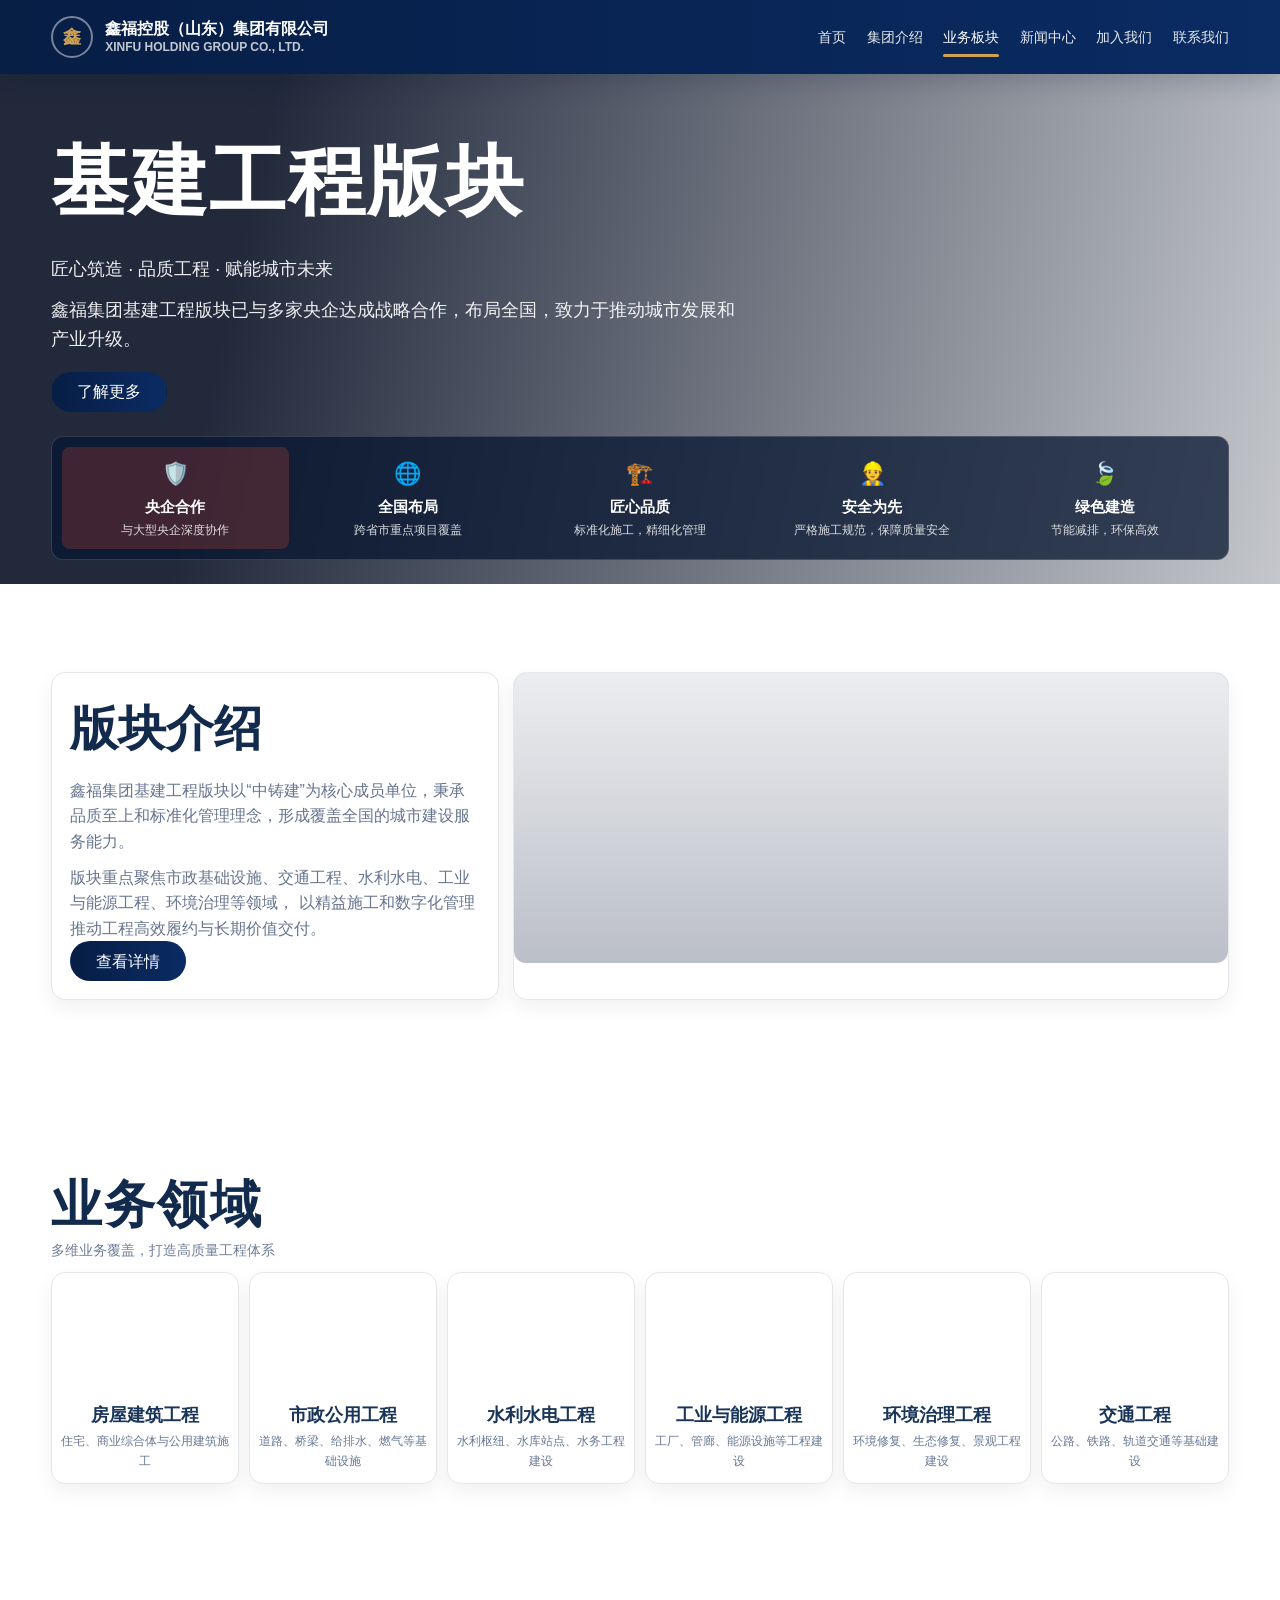
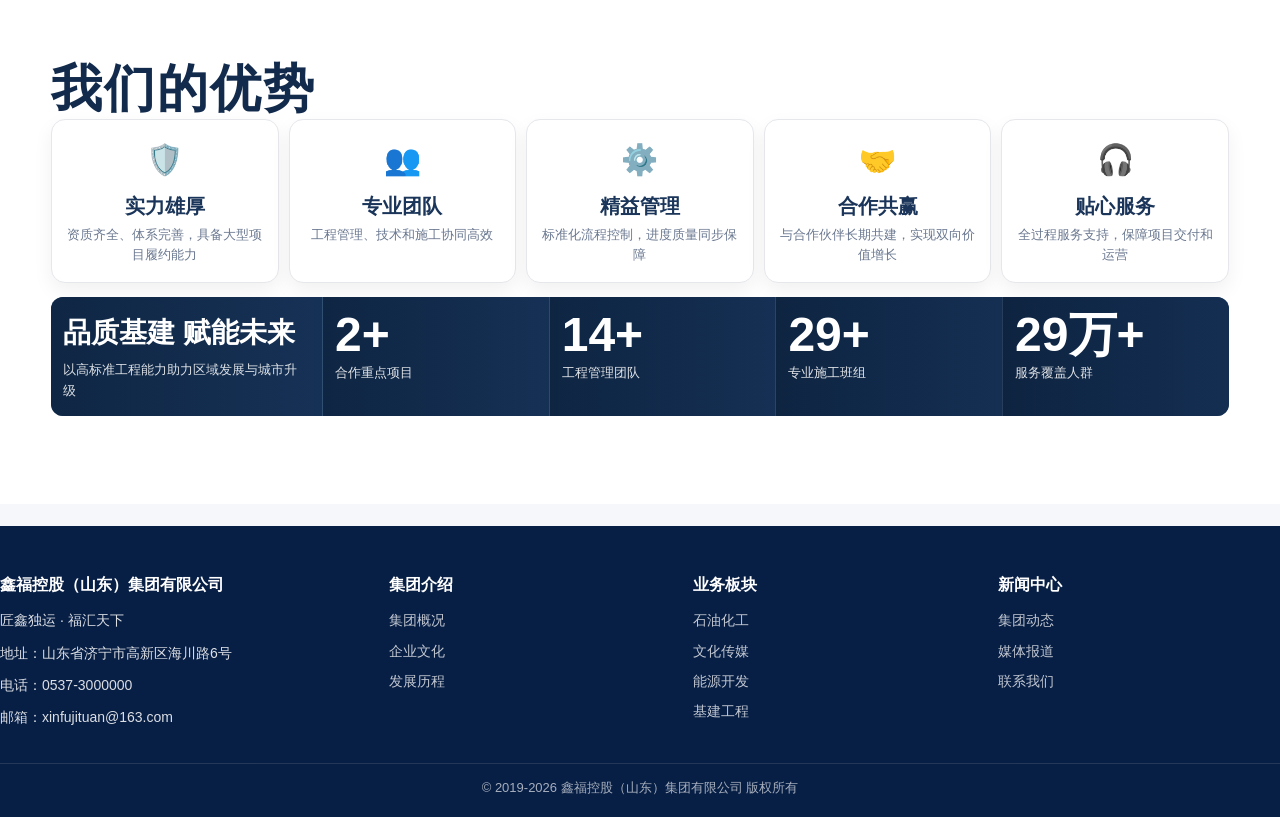
<file: construction.html>
<!DOCTYPE html>
<html lang="zh-CN">
  <head>
    <meta charset="UTF-8" />
    <meta name="viewport" content="width=device-width, initial-scale=1.0" />
    <title>基建工程版块 - 鑫福控股（山东）集团有限公司</title>
    <meta name="description" content="鑫福控股基建工程版块页面，展示版块介绍、业务领域与工程实施优势。" />
    <link rel="stylesheet" href="./css/common.css" />
    <link rel="stylesheet" href="./css/construction.css" />
  </head>
  <body>
    <header class="site-header">
      <div class="container header-inner">
        <a class="brand" href="./index.html">
          <div class="brand-mark">鑫</div>
          <div class="brand-text">
            鑫福控股（山东）集团有限公司
            <small>XINFU HOLDING GROUP CO., LTD.</small>
          </div>
        </a>
        <nav class="main-nav" aria-label="主导航">
          <ul>
            <li><a href="./index.html">首页</a></li>
            <li><a href="./about.html">集团介绍</a></li>
            <li><a class="is-active" href="./business.html">业务板块</a></li>
            <li><a href="./news.html">新闻中心</a></li>
            <li><a href="./contact.html">加入我们</a></li>
            <li><a href="./contact.html">联系我们</a></li>
          </ul>
        </nav>
      </div>
    </header>

    <main class="construction-main">
      <section class="construction-hero">
        <div class="container construction-hero-inner">
          <h1>基建工程版块</h1>
          <p>匠心筑造 · 品质工程 · 赋能城市未来</p>
          <p>鑫福集团基建工程版块已与多家央企达成战略合作，布局全国，致力于推动城市发展和产业升级。</p>
          <div class="hero-actions">
            <a class="btn-primary" href="./contact.html">了解更多</a>
          </div>

          <div class="construction-values">
            <article class="value-item is-active">
              <span class="icon">🛡️</span>
              <h3>央企合作</h3>
              <p>与大型央企深度协作</p>
            </article>
            <article class="value-item">
              <span class="icon">🌐</span>
              <h3>全国布局</h3>
              <p>跨省市重点项目覆盖</p>
            </article>
            <article class="value-item">
              <span class="icon">🏗️</span>
              <h3>匠心品质</h3>
              <p>标准化施工，精细化管理</p>
            </article>
            <article class="value-item">
              <span class="icon">👷</span>
              <h3>安全为先</h3>
              <p>严格施工规范，保障质量安全</p>
            </article>
            <article class="value-item">
              <span class="icon">🍃</span>
              <h3>绿色建造</h3>
              <p>节能减排，环保高效</p>
            </article>
          </div>
        </div>
      </section>

      <section class="section">
        <div class="container intro-layout">
          <article class="card intro-copy reveal">
            <h2>版块介绍</h2>
            <p>
              鑫福集团基建工程版块以“中铸建”为核心成员单位，秉承品质至上和标准化管理理念，形成覆盖全国的城市建设服务能力。
            </p>
            <p>
              版块重点聚焦市政基础设施、交通工程、水利水电、工业与能源工程、环境治理等领域，
              以精益施工和数字化管理推动工程高效履约与长期价值交付。
            </p>
            <a class="btn-primary" href="./contact.html">查看详情</a>
          </article>
          <section class="card reveal">
            <div class="intro-image"></div>
          </section>
        </div>
      </section>

      <section class="section">
        <div class="container">
          <div class="domain-head reveal">
            <h2 class="section-title">业务领域</h2>
            <p class="domain-subtitle">多维业务覆盖，打造高质量工程体系</p>
          </div>
          <div class="domain-grid">
            <article class="card domain-card reveal">
              <div class="domain-photo d1"></div>
              <h3>房屋建筑工程</h3>
              <p>住宅、商业综合体与公用建筑施工</p>
            </article>
            <article class="card domain-card reveal">
              <div class="domain-photo d2"></div>
              <h3>市政公用工程</h3>
              <p>道路、桥梁、给排水、燃气等基础设施</p>
            </article>
            <article class="card domain-card reveal">
              <div class="domain-photo d3"></div>
              <h3>水利水电工程</h3>
              <p>水利枢纽、水库站点、水务工程建设</p>
            </article>
            <article class="card domain-card reveal">
              <div class="domain-photo d4"></div>
              <h3>工业与能源工程</h3>
              <p>工厂、管廊、能源设施等工程建设</p>
            </article>
            <article class="card domain-card reveal">
              <div class="domain-photo d5"></div>
              <h3>环境治理工程</h3>
              <p>环境修复、生态修复、景观工程建设</p>
            </article>
            <article class="card domain-card reveal">
              <div class="domain-photo d6"></div>
              <h3>交通工程</h3>
              <p>公路、铁路、轨道交通等基础建设</p>
            </article>
          </div>
        </div>
      </section>

      <section class="section">
        <div class="container">
          <h2 class="section-title reveal">我们的优势</h2>
          <div class="adv-grid">
            <article class="card adv-card reveal">
              <span class="icon">🛡️</span>
              <h3>实力雄厚</h3>
              <p>资质齐全、体系完善，具备大型项目履约能力</p>
            </article>
            <article class="card adv-card reveal">
              <span class="icon">👥</span>
              <h3>专业团队</h3>
              <p>工程管理、技术和施工协同高效</p>
            </article>
            <article class="card adv-card reveal">
              <span class="icon">⚙️</span>
              <h3>精益管理</h3>
              <p>标准化流程控制，进度质量同步保障</p>
            </article>
            <article class="card adv-card reveal">
              <span class="icon">🤝</span>
              <h3>合作共赢</h3>
              <p>与合作伙伴长期共建，实现双向价值增长</p>
            </article>
            <article class="card adv-card reveal">
              <span class="icon">🎧</span>
              <h3>贴心服务</h3>
              <p>全过程服务支持，保障项目交付和运营</p>
            </article>
          </div>

          <div class="construction-stats reveal">
            <article class="stats-intro">
              <h3>品质基建 赋能未来</h3>
              <p>以高标准工程能力助力区域发展与城市升级</p>
            </article>
            <article class="stats-item">
              <strong data-counter="10" data-suffix="+">0</strong>
              <span>合作重点项目</span>
            </article>
            <article class="stats-item">
              <strong data-counter="50" data-suffix="+">0</strong>
              <span>工程管理团队</span>
            </article>
            <article class="stats-item">
              <strong data-counter="100" data-suffix="+">0</strong>
              <span>专业施工班组</span>
            </article>
            <article class="stats-item">
              <strong data-counter="100" data-suffix="万+">0</strong>
              <span>服务覆盖人群</span>
            </article>
          </div>
        </div>
      </section>
    </main>

    <footer class="site-footer">
      <div class="container footer-top">
        <section class="footer-col footer-brand reveal">
          <h4>鑫福控股（山东）集团有限公司</h4>
          <p>匠鑫独运 · 福汇天下</p>
          <p>地址：山东省济宁市高新区海川路6号</p>
          <p>电话：0537-3000000</p>
          <p>邮箱：xinfujituan@163.com</p>
        </section>
        <section class="footer-col reveal">
          <h4>集团介绍</h4>
          <a href="./about.html">集团概况</a>
          <a href="./about.html">企业文化</a>
          <a href="./about.html">发展历程</a>
        </section>
        <section class="footer-col reveal">
          <h4>业务板块</h4>
          <a href="./business.html">石油化工</a>
          <a href="./media.html">文化传媒</a>
          <a href="./energy.html">能源开发</a>
          <a href="./construction.html">基建工程</a>
        </section>
        <section class="footer-col reveal">
          <h4>新闻中心</h4>
          <a href="./news.html">集团动态</a>
          <a href="./news.html">媒体报道</a>
          <a href="./contact.html">联系我们</a>
        </section>
      </div>
      <div class="footer-bottom">© 2019-2026 鑫福控股（山东）集团有限公司 版权所有</div>
    </footer>

    <script src="./js/construction.js"></script>
  </body>
</html>
</file>
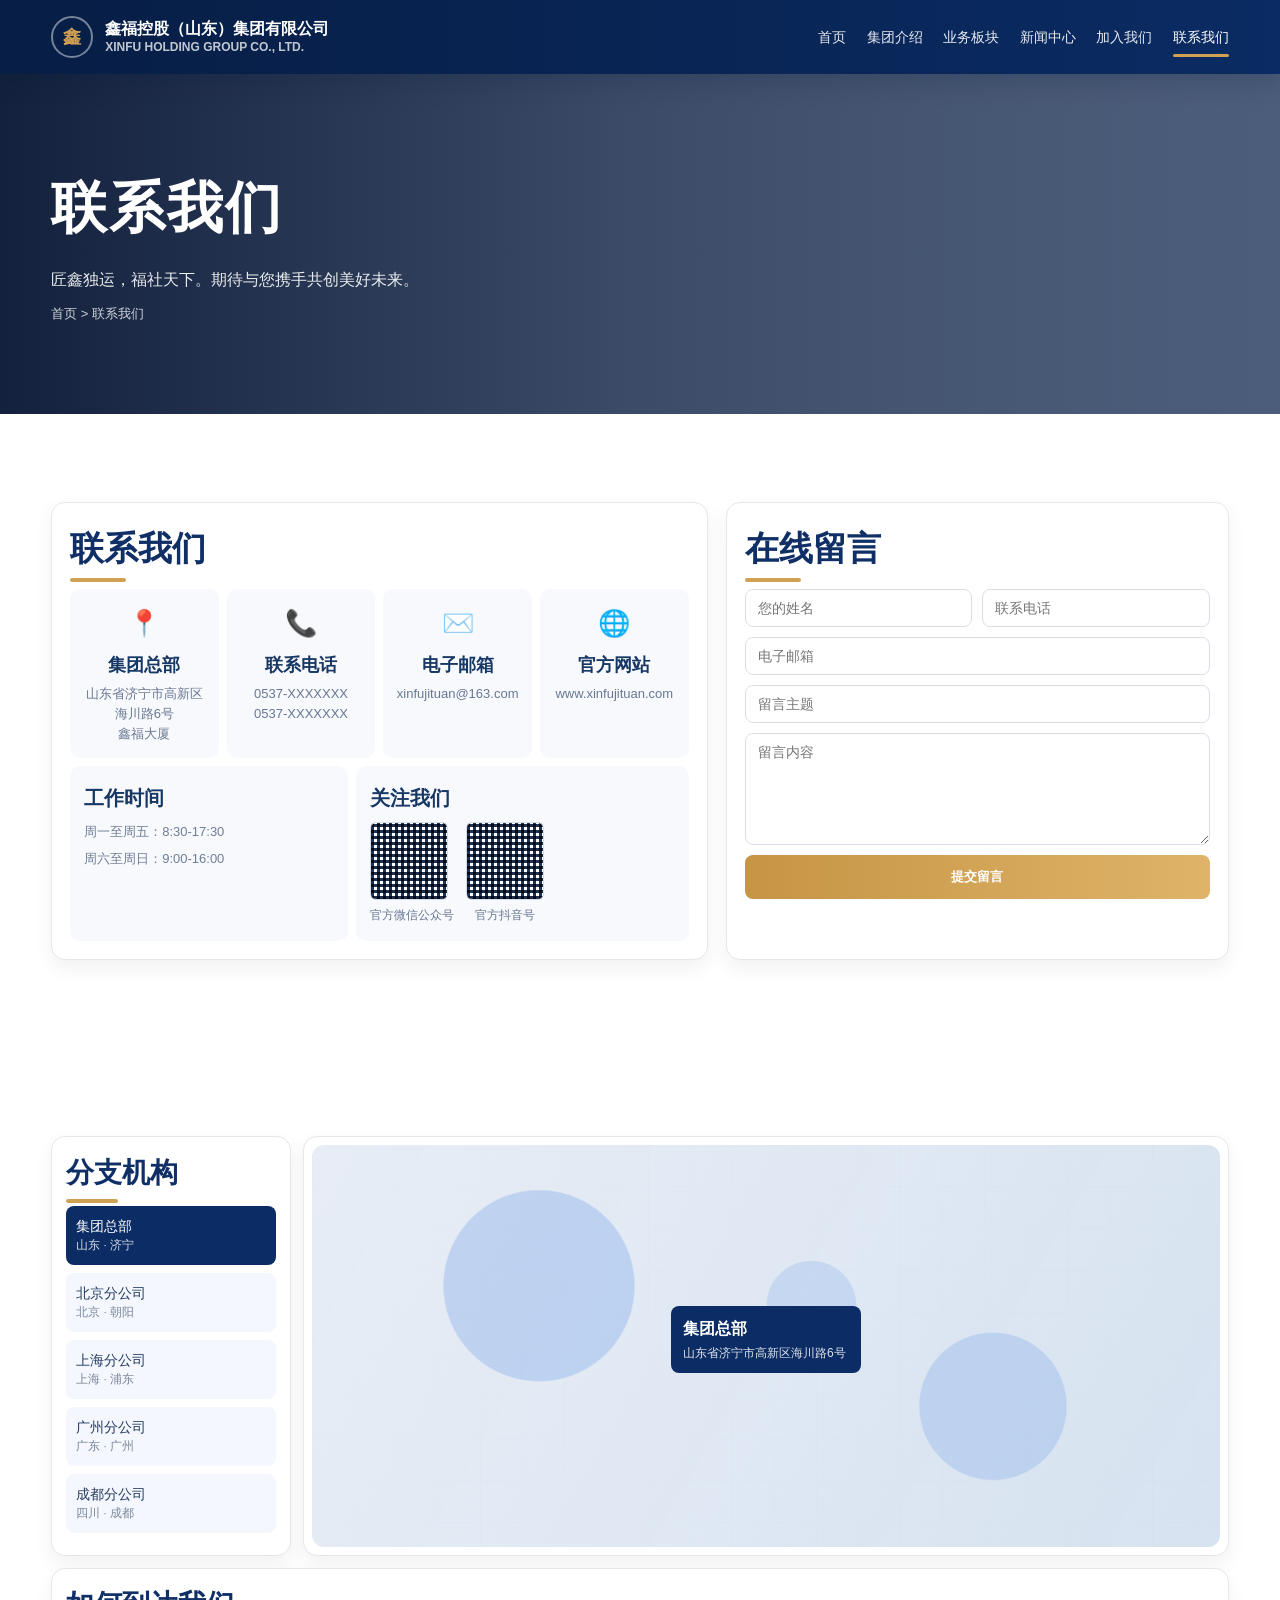
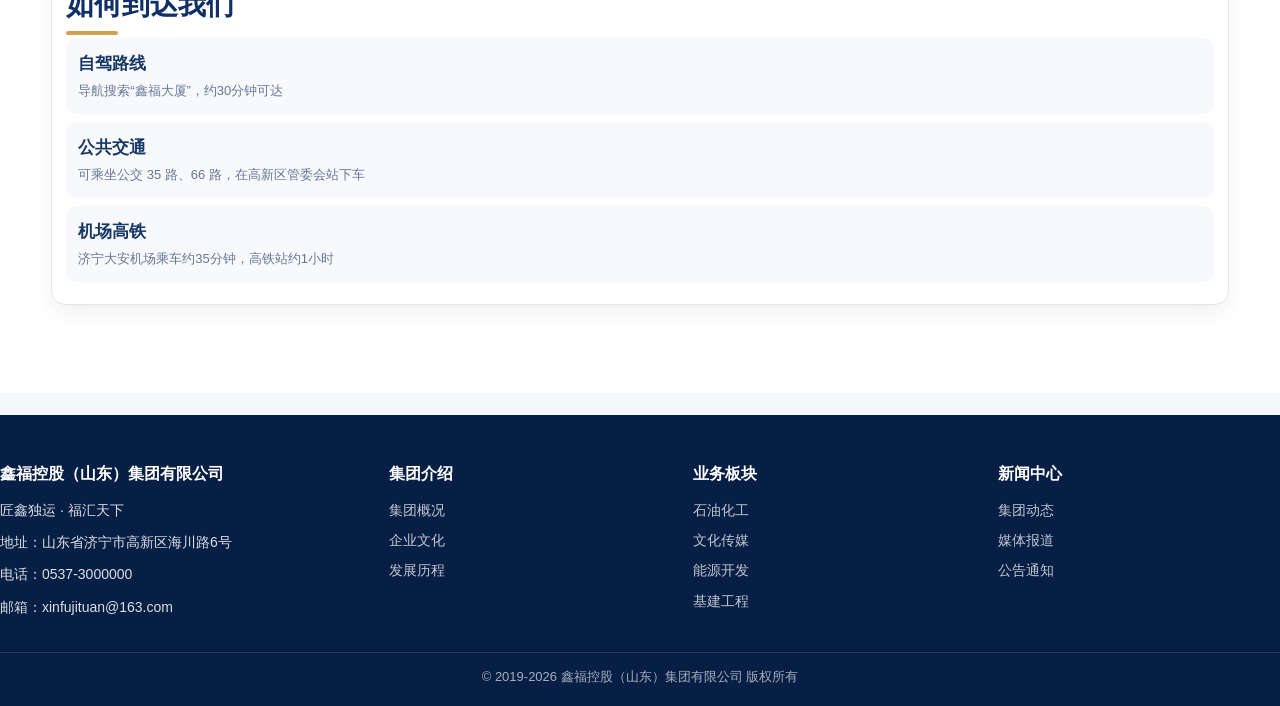
<file: contact.html>
<!DOCTYPE html>
<html lang="zh-CN">
  <head>
    <meta charset="UTF-8" />
    <meta name="viewport" content="width=device-width, initial-scale=1.0" />
    <title>联系我们 - 鑫福控股（山东）集团有限公司</title>
    <meta name="description" content="鑫福控股联系我们页面，包含联系方式、在线留言、分支机构与路线指引。" />
    <link rel="stylesheet" href="./css/common.css" />
    <link rel="stylesheet" href="./css/contact.css" />
  </head>
  <body>
    <header class="site-header">
      <div class="container header-inner">
        <a class="brand" href="./index.html">
          <div class="brand-mark">鑫</div>
          <div class="brand-text">
            鑫福控股（山东）集团有限公司
            <small>XINFU HOLDING GROUP CO., LTD.</small>
          </div>
        </a>
        <nav class="main-nav" aria-label="主导航">
          <ul>
            <li><a href="./index.html">首页</a></li>
            <li><a href="./about.html">集团介绍</a></li>
            <li><a href="./business.html">业务板块</a></li>
            <li><a href="./news.html">新闻中心</a></li>
            <li><a href="./contact.html">加入我们</a></li>
            <li><a class="is-active" href="./contact.html">联系我们</a></li>
          </ul>
        </nav>
      </div>
    </header>

    <main class="contact-main">
      <section class="contact-hero">
        <div class="container contact-hero-inner">
          <h1>联系我们</h1>
          <p>匠鑫独运，福社天下。期待与您携手共创美好未来。</p>
          <div class="breadcrumb">首页 &gt; 联系我们</div>
        </div>
      </section>

      <section class="section">
        <div class="container contact-grid">
          <section class="card contact-panel reveal">
            <h2>联系我们</h2>

            <div class="contact-cards">
              <article class="contact-card">
                <div class="contact-icon">📍</div>
                <h3>集团总部</h3>
                <p>山东省济宁市高新区海川路6号<br />鑫福大厦</p>
              </article>
              <article class="contact-card">
                <div class="contact-icon">📞</div>
                <h3>联系电话</h3>
                <p>0537-XXXXXXX<br />0537-XXXXXXX</p>
              </article>
              <article class="contact-card">
                <div class="contact-icon">✉️</div>
                <h3>电子邮箱</h3>
                <p>xinfujituan@163.com</p>
              </article>
              <article class="contact-card">
                <div class="contact-icon">🌐</div>
                <h3>官方网站</h3>
                <p>www.xinfujituan.com</p>
              </article>
            </div>

            <div class="contact-extra">
              <article class="work-card">
                <h3>工作时间</h3>
                <p>周一至周五：8:30-17:30</p>
                <p>周六至周日：9:00-16:00</p>
              </article>
              <article class="social-card">
                <h3>关注我们</h3>
                <div class="qr-group">
                  <div class="qr-item">
                    <div class="qr-code"></div>
                    <p>官方微信公众号</p>
                  </div>
                  <div class="qr-item">
                    <div class="qr-code"></div>
                    <p>官方抖音号</p>
                  </div>
                </div>
              </article>
            </div>
          </section>

          <section class="card form-panel reveal">
            <h2>在线留言</h2>
            <form class="message-form" id="message-form">
              <div class="message-grid">
                <input type="text" name="name" placeholder="您的姓名" required />
                <input type="tel" name="phone" placeholder="联系电话" required />
              </div>
              <input type="email" name="email" placeholder="电子邮箱" />
              <input type="text" name="subject" placeholder="留言主题" />
              <textarea name="message" placeholder="留言内容"></textarea>
              <button class="submit-btn" type="submit">提交留言</button>
            </form>
          </section>
        </div>
      </section>

      <section class="section">
        <div class="container branch-layout">
          <section class="card branch-list reveal">
            <h3>分支机构</h3>
            <button
              class="branch-button is-active"
              type="button"
              data-branch
              data-name="集团总部"
              data-address="山东省济宁市高新区海川路6号"
              data-car="导航搜索“鑫福大厦”，约30分钟可达"
              data-bus="可乘坐公交 35 路、66 路，在高新区管委会站下车"
              data-air="济宁大安机场乘车约35分钟，高铁站约1小时"
              data-left="52"
              data-top="53"
            >
              集团总部
              <small>山东 · 济宁</small>
            </button>
            <button
              class="branch-button"
              type="button"
              data-branch
              data-name="北京分公司"
              data-address="北京市朝阳区建国路99号"
              data-car="可经东三环快速路直达，周边停车便利"
              data-bus="地铁1号线国贸站，步行约8分钟"
              data-air="首都机场乘车约50分钟，大兴机场约70分钟"
              data-left="58"
              data-top="34"
            >
              北京分公司
              <small>北京 · 朝阳</small>
            </button>
            <button
              class="branch-button"
              type="button"
              data-branch
              data-name="上海分公司"
              data-address="上海市浦东新区世纪大道288号"
              data-car="可经延安高架路，推荐错峰出行"
              data-bus="地铁2号线陆家嘴站，步行约10分钟"
              data-air="浦东机场约45分钟，虹桥机场约40分钟"
              data-left="67"
              data-top="62"
            >
              上海分公司
              <small>上海 · 浦东</small>
            </button>
            <button
              class="branch-button"
              type="button"
              data-branch
              data-name="广州分公司"
              data-address="广东省广州市天河区珠江新城"
              data-car="珠江新城核心区，推荐地库停车"
              data-bus="地铁3号线珠江新城站，步行约6分钟"
              data-air="白云机场约55分钟，广州南站约45分钟"
              data-left="60"
              data-top="76"
            >
              广州分公司
              <small>广东 · 广州</small>
            </button>
            <button
              class="branch-button"
              type="button"
              data-branch
              data-name="成都分公司"
              data-address="四川省成都市高新区天府大道"
              data-car="天府大道沿线，周边交通便利"
              data-bus="地铁1号线世纪城站，步行约9分钟"
              data-air="双流机场约35分钟，天府机场约60分钟"
              data-left="41"
              data-top="66"
            >
              成都分公司
              <small>四川 · 成都</small>
            </button>
          </section>

          <section class="card map-panel reveal">
            <div class="map-canvas">
              <div class="map-pin" id="map-pin">📍</div>
              <div class="map-tooltip" id="map-tooltip">
                <h4>集团总部</h4>
                <p>山东省济宁市高新区海川路6号</p>
              </div>
            </div>
          </section>

          <section class="card route-panel reveal">
            <h3>如何到达我们</h3>
            <article class="route-item">
              <h4>自驾路线</h4>
              <p id="route-car">导航搜索“鑫福大厦”，约30分钟可达</p>
            </article>
            <article class="route-item">
              <h4>公共交通</h4>
              <p id="route-bus">可乘坐公交 35 路、66 路，在高新区管委会站下车</p>
            </article>
            <article class="route-item">
              <h4>机场高铁</h4>
              <p id="route-air">济宁大安机场乘车约35分钟，高铁站约1小时</p>
            </article>
          </section>
        </div>
      </section>
    </main>

    <footer class="site-footer">
      <div class="container footer-top">
        <section class="footer-col footer-brand reveal">
          <h4>鑫福控股（山东）集团有限公司</h4>
          <p>匠鑫独运 · 福汇天下</p>
          <p>地址：山东省济宁市高新区海川路6号</p>
          <p>电话：0537-3000000</p>
          <p>邮箱：xinfujituan@163.com</p>
        </section>
        <section class="footer-col reveal">
          <h4>集团介绍</h4>
          <a href="./about.html">集团概况</a>
          <a href="./about.html">企业文化</a>
          <a href="./about.html">发展历程</a>
        </section>
        <section class="footer-col reveal">
          <h4>业务板块</h4>
          <a href="./business.html">石油化工</a>
          <a href="./media.html">文化传媒</a>
          <a href="./energy.html">能源开发</a>
          <a href="./construction.html">基建工程</a>
        </section>
        <section class="footer-col reveal">
          <h4>新闻中心</h4>
          <a href="./news.html">集团动态</a>
          <a href="./news.html">媒体报道</a>
          <a href="./news.html">公告通知</a>
        </section>
      </div>
      <div class="footer-bottom">© 2019-2026 鑫福控股（山东）集团有限公司 版权所有</div>
    </footer>

    <script src="./js/contact.js"></script>
  </body>
</html>
</file>
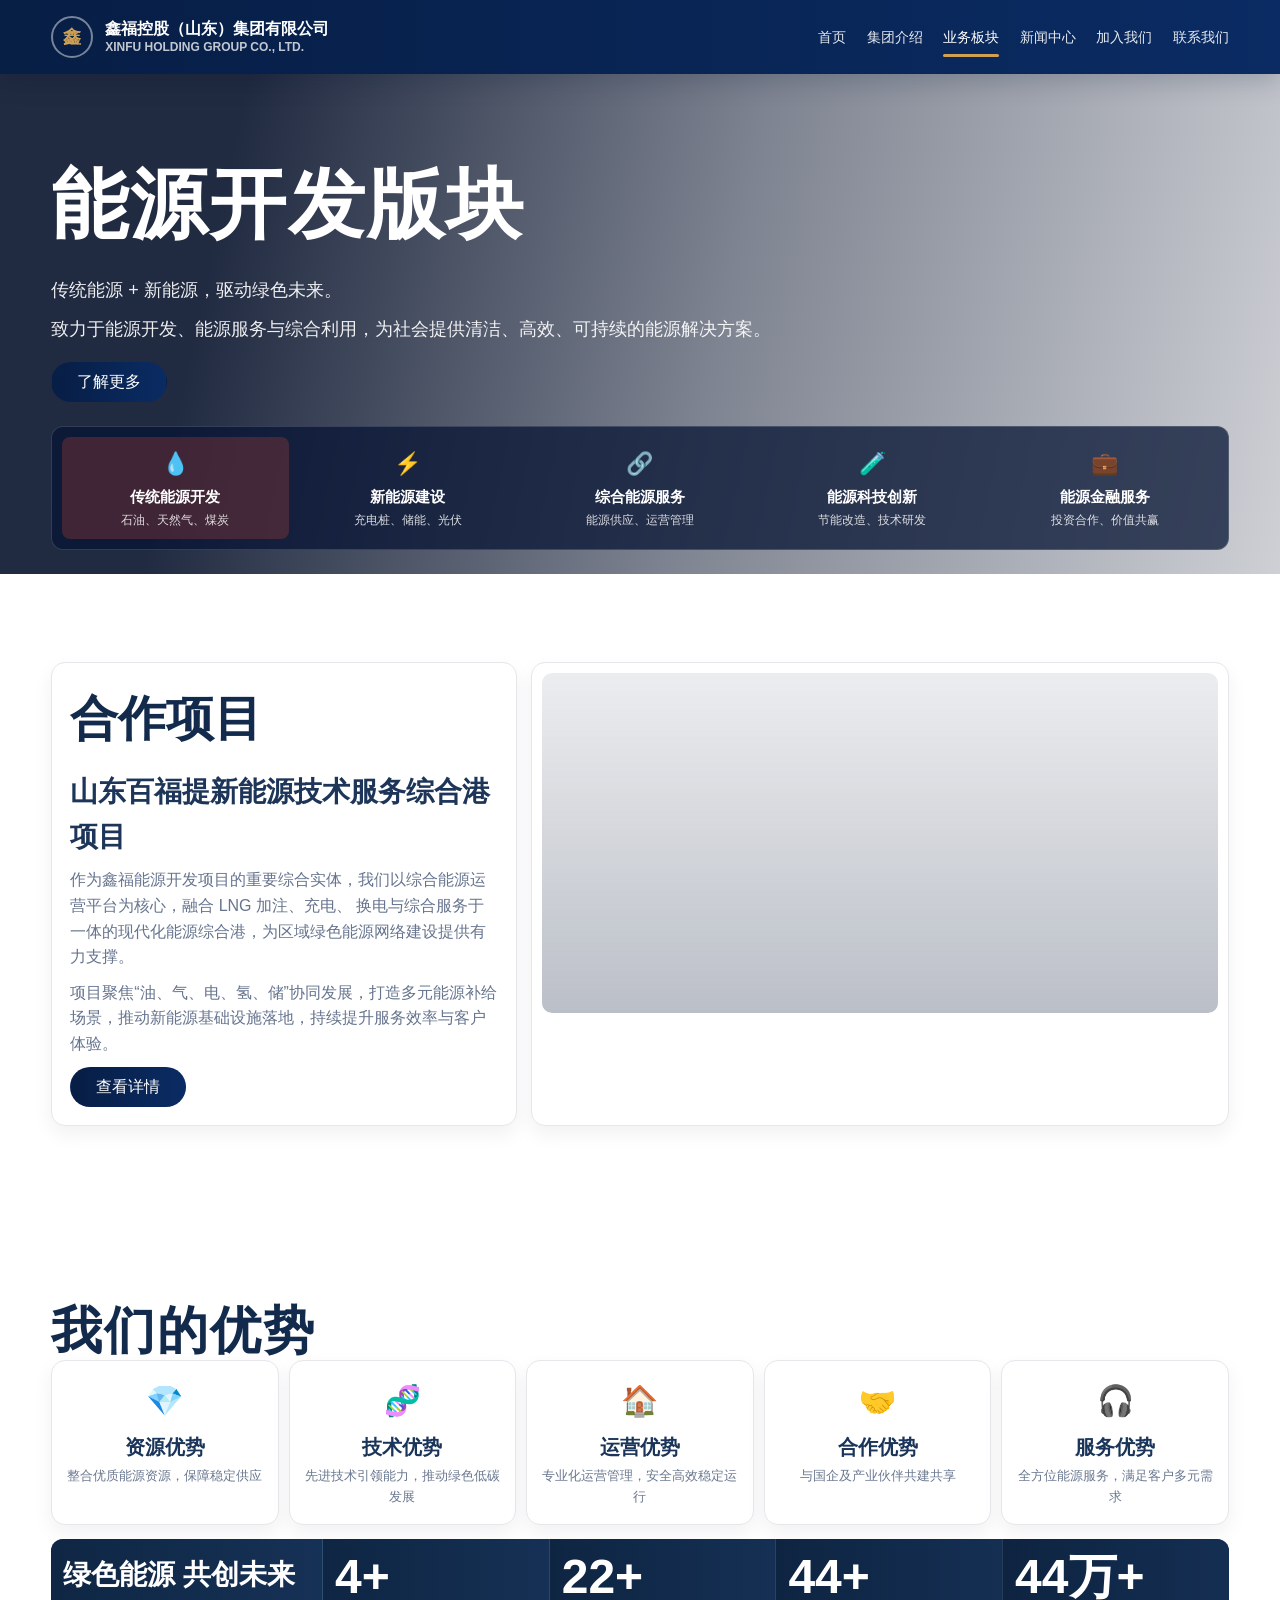
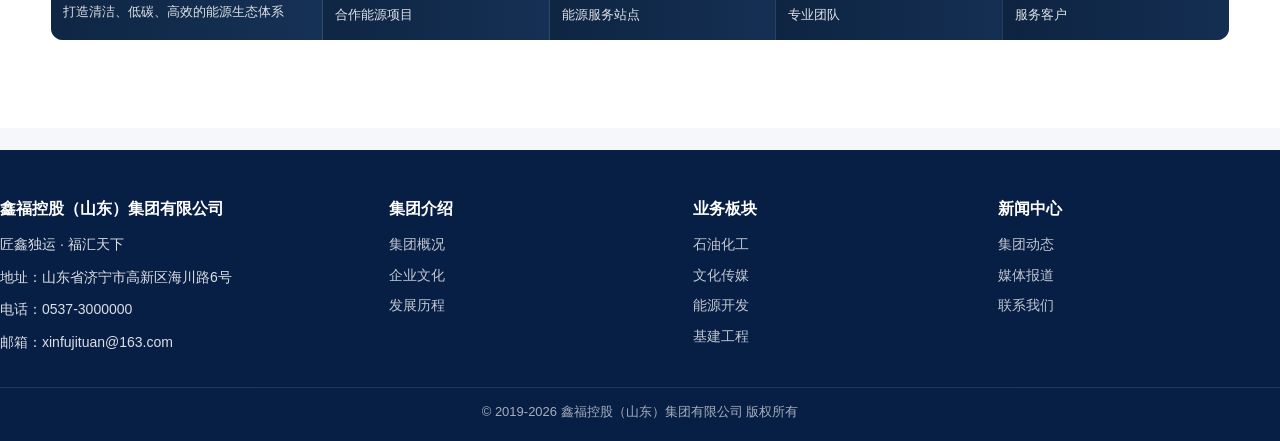
<file: energy.html>
<!DOCTYPE html>
<html lang="zh-CN">
  <head>
    <meta charset="UTF-8" />
    <meta name="viewport" content="width=device-width, initial-scale=1.0" />
    <title>能源开发版块 - 鑫福控股（山东）集团有限公司</title>
    <meta name="description" content="鑫福控股能源开发版块页面，展示合作项目、运营优势与综合能源服务能力。" />
    <link rel="stylesheet" href="./css/common.css" />
    <link rel="stylesheet" href="./css/energy.css" />
  </head>
  <body>
    <header class="site-header">
      <div class="container header-inner">
        <a class="brand" href="./index.html">
          <div class="brand-mark">鑫</div>
          <div class="brand-text">
            鑫福控股（山东）集团有限公司
            <small>XINFU HOLDING GROUP CO., LTD.</small>
          </div>
        </a>
        <nav class="main-nav" aria-label="主导航">
          <ul>
            <li><a href="./index.html">首页</a></li>
            <li><a href="./about.html">集团介绍</a></li>
            <li><a class="is-active" href="./business.html">业务板块</a></li>
            <li><a href="./news.html">新闻中心</a></li>
            <li><a href="./contact.html">加入我们</a></li>
            <li><a href="./contact.html">联系我们</a></li>
          </ul>
        </nav>
      </div>
    </header>

    <main class="energy-main">
      <section class="energy-hero">
        <div class="container energy-hero-inner">
          <h1>能源开发版块</h1>
          <p>传统能源 + 新能源，驱动绿色未来。</p>
          <p>致力于能源开发、能源服务与综合利用，为社会提供清洁、高效、可持续的能源解决方案。</p>
          <div class="hero-actions">
            <a class="btn-primary" href="./contact.html">了解更多</a>
          </div>
          <div class="energy-capabilities">
            <article class="capability-item is-active">
              <span class="icon">💧</span>
              <h3>传统能源开发</h3>
              <p>石油、天然气、煤炭</p>
            </article>
            <article class="capability-item">
              <span class="icon">⚡</span>
              <h3>新能源建设</h3>
              <p>充电桩、储能、光伏</p>
            </article>
            <article class="capability-item">
              <span class="icon">🔗</span>
              <h3>综合能源服务</h3>
              <p>能源供应、运营管理</p>
            </article>
            <article class="capability-item">
              <span class="icon">🧪</span>
              <h3>能源科技创新</h3>
              <p>节能改造、技术研发</p>
            </article>
            <article class="capability-item">
              <span class="icon">💼</span>
              <h3>能源金融服务</h3>
              <p>投资合作、价值共赢</p>
            </article>
          </div>
        </div>
      </section>

      <section class="section">
        <div class="container project-layout">
          <article class="card project-copy reveal">
            <h2>合作项目</h2>
            <h3>山东百福提新能源技术服务综合港项目</h3>
            <p>
              作为鑫福能源开发项目的重要综合实体，我们以综合能源运营平台为核心，融合 LNG 加注、充电、
              换电与综合服务于一体的现代化能源综合港，为区域绿色能源网络建设提供有力支撑。
            </p>
            <p>
              项目聚焦“油、气、电、氢、储”协同发展，打造多元能源补给场景，推动新能源基础设施落地，持续提升服务效率与客户体验。
            </p>
            <a class="btn-primary" href="./contact.html">查看详情</a>
          </article>
          <section class="card project-gallery reveal">
            <div id="project-main-image" class="project-main-image"></div>
            <div class="project-thumbs">
              <button class="thumb-btn is-active" type="button" data-image="t1">
                <span class="thumb t1"></span>
              </button>
              <button class="thumb-btn" type="button" data-image="t2">
                <span class="thumb t2"></span>
              </button>
              <button class="thumb-btn" type="button" data-image="t3">
                <span class="thumb t3"></span>
              </button>
              <button class="thumb-btn" type="button" data-image="t4">
                <span class="thumb t4"></span>
              </button>
              <button class="thumb-btn" type="button" data-image="t5">
                <span class="thumb t5"></span>
              </button>
            </div>
          </section>
        </div>
      </section>

      <section class="section">
        <div class="container">
          <h2 class="section-title reveal">我们的优势</h2>
          <div class="advantages-grid">
            <article class="card adv-card reveal">
              <span class="icon">💎</span>
              <h3>资源优势</h3>
              <p>整合优质能源资源，保障稳定供应</p>
            </article>
            <article class="card adv-card reveal">
              <span class="icon">🧬</span>
              <h3>技术优势</h3>
              <p>先进技术引领能力，推动绿色低碳发展</p>
            </article>
            <article class="card adv-card reveal">
              <span class="icon">🏠</span>
              <h3>运营优势</h3>
              <p>专业化运营管理，安全高效稳定运行</p>
            </article>
            <article class="card adv-card reveal">
              <span class="icon">🤝</span>
              <h3>合作优势</h3>
              <p>与国企及产业伙伴共建共享</p>
            </article>
            <article class="card adv-card reveal">
              <span class="icon">🎧</span>
              <h3>服务优势</h3>
              <p>全方位能源服务，满足客户多元需求</p>
            </article>
          </div>
          <div class="energy-stats reveal">
            <article class="stats-intro">
              <h3>绿色能源 共创未来</h3>
              <p>打造清洁、低碳、高效的能源生态体系</p>
            </article>
            <article class="stats-item">
              <strong data-counter="10" data-suffix="+">0</strong>
              <span>合作能源项目</span>
            </article>
            <article class="stats-item">
              <strong data-counter="50" data-suffix="+">0</strong>
              <span>能源服务站点</span>
            </article>
            <article class="stats-item">
              <strong data-counter="100" data-suffix="+">0</strong>
              <span>专业团队</span>
            </article>
            <article class="stats-item">
              <strong data-counter="100" data-suffix="万+">0</strong>
              <span>服务客户</span>
            </article>
          </div>
        </div>
      </section>
    </main>

    <footer class="site-footer">
      <div class="container footer-top">
        <section class="footer-col footer-brand reveal">
          <h4>鑫福控股（山东）集团有限公司</h4>
          <p>匠鑫独运 · 福汇天下</p>
          <p>地址：山东省济宁市高新区海川路6号</p>
          <p>电话：0537-3000000</p>
          <p>邮箱：xinfujituan@163.com</p>
        </section>
        <section class="footer-col reveal">
          <h4>集团介绍</h4>
          <a href="./about.html">集团概况</a>
          <a href="./about.html">企业文化</a>
          <a href="./about.html">发展历程</a>
        </section>
        <section class="footer-col reveal">
          <h4>业务板块</h4>
          <a href="./business.html">石油化工</a>
          <a href="./media.html">文化传媒</a>
          <a href="./energy.html">能源开发</a>
          <a href="./construction.html">基建工程</a>
        </section>
        <section class="footer-col reveal">
          <h4>新闻中心</h4>
          <a href="./news.html">集团动态</a>
          <a href="./news.html">媒体报道</a>
          <a href="./contact.html">联系我们</a>
        </section>
      </div>
      <div class="footer-bottom">© 2019-2026 鑫福控股（山东）集团有限公司 版权所有</div>
    </footer>

    <script src="./js/energy.js"></script>
  </body>
</html>
</file>
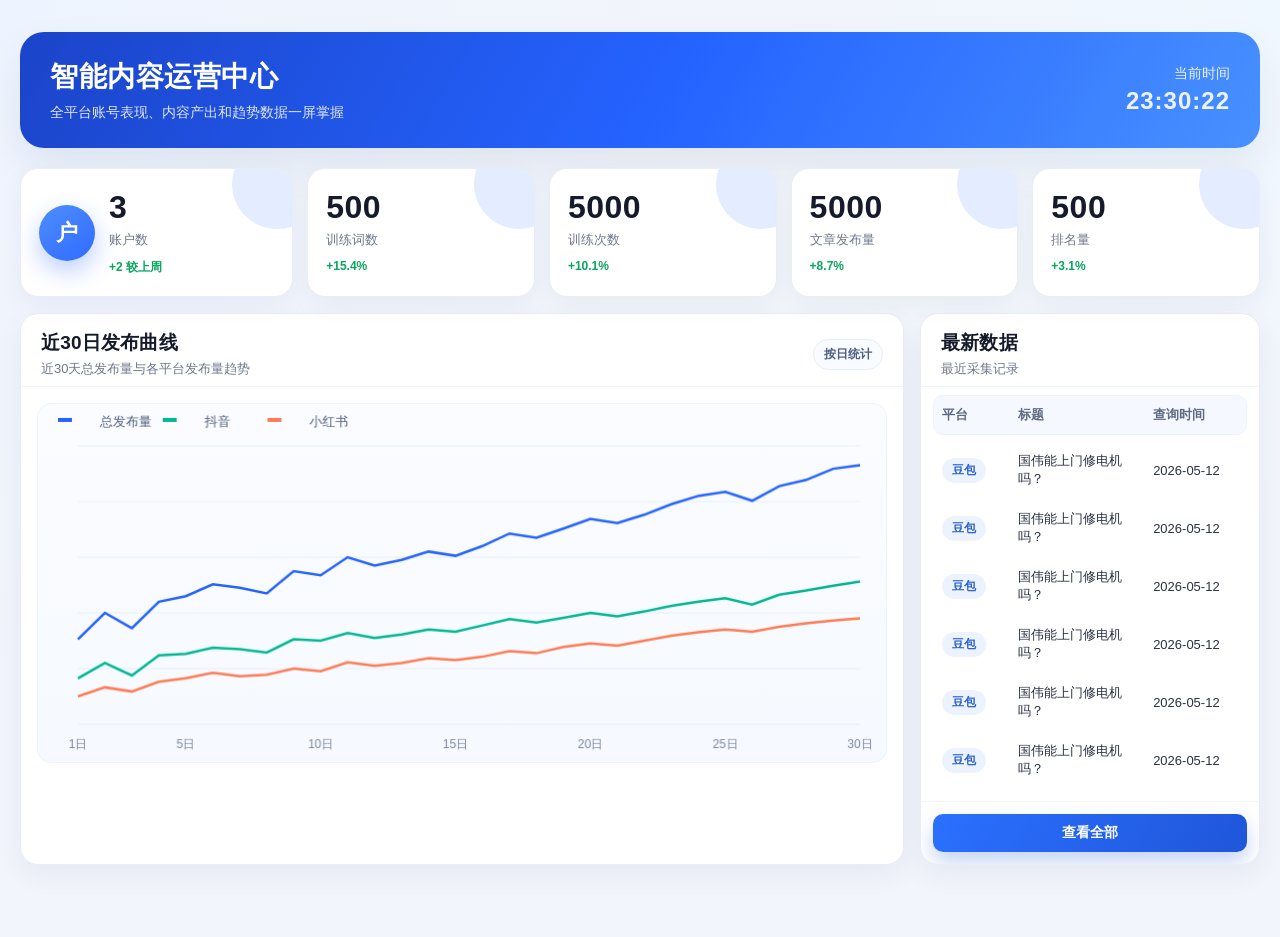
<file: homepage_redesign.html>
<!DOCTYPE html>
<html lang="zh-CN">
<head>
  <meta charset="UTF-8" />
  <meta name="viewport" content="width=device-width, initial-scale=1.0" />
  <title>软件首页 - 高级重设计版</title>
  <style>
    :root {
      --bg: #f2f5fb;
      --panel: #ffffff;
      --text-main: #151b2b;
      --text-muted: #6f778b;
      --primary: #2563ff;
      --primary-soft: rgba(37, 99, 255, 0.12);
      --line: #e8edf7;
      --shadow: 0 18px 40px rgba(15, 35, 95, 0.08);
      --radius: 18px;
    }

    * {
      box-sizing: border-box;
    }

    body {
      margin: 0;
      font-family: "PingFang SC", "Microsoft YaHei", -apple-system, BlinkMacSystemFont, "Segoe UI", sans-serif;
      color: var(--text-main);
      background:
        radial-gradient(circle at 0% 0%, #eef4ff 0, rgba(238, 244, 255, 0) 45%),
        radial-gradient(circle at 100% 0%, #f0f8ff 0, rgba(240, 248, 255, 0) 35%),
        var(--bg);
    }

    .page {
      max-width: 1320px;
      margin: 32px auto;
      padding: 0 20px 40px;
    }

    .hero {
      background: linear-gradient(120deg, #1b44c9 0%, #2563ff 52%, #4890ff 100%);
      box-shadow: var(--shadow);
      border-radius: 24px;
      padding: 26px 30px;
      color: #fff;
      display: flex;
      justify-content: space-between;
      align-items: center;
      gap: 24px;
      margin-bottom: 20px;
    }

    .hero h1 {
      margin: 0;
      font-size: 28px;
      letter-spacing: 0.5px;
    }

    .hero p {
      margin: 8px 0 0;
      color: rgba(255, 255, 255, 0.86);
      font-size: 14px;
    }

    .hero-meta {
      text-align: right;
      font-size: 14px;
      color: rgba(255, 255, 255, 0.9);
    }

    .hero-time {
      font-size: 24px;
      font-weight: 700;
      margin-top: 4px;
      letter-spacing: 1px;
    }

    .stats {
      display: grid;
      grid-template-columns: 1.2fr repeat(4, 1fr);
      gap: 14px;
      margin-bottom: 16px;
    }

    .stat-card {
      background: var(--panel);
      border-radius: var(--radius);
      border: 1px solid var(--line);
      padding: 20px 18px;
      box-shadow: 0 8px 24px rgba(16, 31, 78, 0.05);
      position: relative;
      overflow: hidden;
    }

    .stat-card::after {
      content: "";
      position: absolute;
      width: 90px;
      height: 90px;
      right: -30px;
      top: -30px;
      border-radius: 50%;
      background: var(--primary-soft);
      pointer-events: none;
    }

    .account-card {
      display: flex;
      align-items: center;
      gap: 14px;
    }

    .avatar {
      width: 56px;
      height: 56px;
      border-radius: 50%;
      background: linear-gradient(145deg, #4f8dff, #2f6cff);
      color: white;
      display: inline-flex;
      align-items: center;
      justify-content: center;
      font-size: 22px;
      font-weight: 700;
      box-shadow: 0 10px 24px rgba(45, 102, 255, 0.32);
    }

    .stat-value {
      margin-top: 2px;
      font-size: 32px;
      line-height: 1;
      font-weight: 700;
      letter-spacing: 0.5px;
    }

    .stat-label {
      color: var(--text-muted);
      margin-top: 8px;
      font-size: 13px;
    }

    .stat-trend {
      margin-top: 10px;
      color: #08a65e;
      font-size: 12px;
      font-weight: 600;
    }

    .content {
      display: grid;
      grid-template-columns: minmax(700px, 1fr) 340px;
      gap: 16px;
    }

    .panel {
      background: var(--panel);
      border-radius: var(--radius);
      border: 1px solid var(--line);
      box-shadow: 0 10px 28px rgba(17, 40, 100, 0.06);
      overflow: hidden;
    }

    .panel-head {
      padding: 16px 20px 8px;
      display: flex;
      align-items: center;
      justify-content: space-between;
      border-bottom: 1px solid #f1f4fa;
    }

    .panel-title {
      font-size: 19px;
      font-weight: 700;
      margin: 0;
      letter-spacing: 0.2px;
    }

    .sub-note {
      font-size: 13px;
      color: var(--text-muted);
      margin-top: 4px;
    }

    .chip {
      border: 1px solid var(--line);
      background: #f8fbff;
      color: #4b5c81;
      border-radius: 999px;
      padding: 6px 10px;
      font-size: 12px;
      font-weight: 600;
    }

    .chart-wrap {
      padding: 16px 16px 12px;
    }

    #trendChart {
      width: 100%;
      height: 360px;
      border-radius: 14px;
      background: linear-gradient(180deg, #fafcff 0%, #f6f9ff 100%);
      border: 1px solid #edf2ff;
    }

    .latest-body {
      padding: 8px 12px 12px;
    }

    .list-head,
    .list-row {
      display: grid;
      grid-template-columns: 0.8fr 1.5fr 1fr;
      gap: 8px;
      align-items: center;
      padding: 10px 8px;
      border-radius: 10px;
      font-size: 13px;
    }

    .list-head {
      color: #5f6981;
      font-weight: 700;
      background: #f5f8ff;
      border: 1px solid #edf2ff;
      margin-bottom: 6px;
    }

    .list-row {
      color: #2a3143;
      border: 1px solid transparent;
      transition: all 0.2s ease;
    }

    .list-row:hover {
      border-color: #e6eeff;
      background: #fbfdff;
      transform: translateX(2px);
    }

    .platform-tag {
      display: inline-flex;
      align-items: center;
      justify-content: center;
      min-width: 44px;
      padding: 4px 8px;
      border-radius: 999px;
      font-size: 12px;
      font-weight: 700;
      background: #ecf3ff;
      color: #2f63cc;
    }

    .panel-foot {
      padding: 12px;
      border-top: 1px solid #f1f4fa;
    }

    .btn {
      width: 100%;
      border: none;
      border-radius: 10px;
      padding: 10px 12px;
      font-size: 14px;
      font-weight: 700;
      color: #fff;
      background: linear-gradient(120deg, #2b70ff, #1f56da);
      cursor: pointer;
      box-shadow: 0 10px 20px rgba(31, 86, 218, 0.26);
      transition: transform 0.15s ease, box-shadow 0.2s ease;
    }

    .btn:hover {
      transform: translateY(-1px);
      box-shadow: 0 14px 24px rgba(31, 86, 218, 0.3);
    }

    @media (max-width: 1120px) {
      .stats {
        grid-template-columns: 1fr 1fr;
      }

      .content {
        grid-template-columns: 1fr;
      }
    }
  </style>
</head>
<body>
  <div class="page">
    <section class="hero">
      <div>
        <h1>智能内容运营中心</h1>
        <p>全平台账号表现、内容产出和趋势数据一屏掌握</p>
      </div>
      <div class="hero-meta">
        当前时间
        <div class="hero-time" id="clock">--:--:--</div>
      </div>
    </section>

    <section class="stats">
      <article class="stat-card account-card">
        <div class="avatar">户</div>
        <div>
          <div class="stat-value">3</div>
          <div class="stat-label">账户数</div>
          <div class="stat-trend">+2 较上周</div>
        </div>
      </article>

      <article class="stat-card">
        <div class="stat-value">500</div>
        <div class="stat-label">训练词数</div>
        <div class="stat-trend">+15.4%</div>
      </article>

      <article class="stat-card">
        <div class="stat-value">5000</div>
        <div class="stat-label">训练次数</div>
        <div class="stat-trend">+10.1%</div>
      </article>

      <article class="stat-card">
        <div class="stat-value">5000</div>
        <div class="stat-label">文章发布量</div>
        <div class="stat-trend">+8.7%</div>
      </article>

      <article class="stat-card">
        <div class="stat-value">500</div>
        <div class="stat-label">排名量</div>
        <div class="stat-trend">+3.1%</div>
      </article>
    </section>

    <section class="content">
      <article class="panel">
        <div class="panel-head">
          <div>
            <h2 class="panel-title">近30日发布曲线</h2>
            <div class="sub-note">近30天总发布量与各平台发布量趋势</div>
          </div>
          <span class="chip">按日统计</span>
        </div>
        <div class="chart-wrap">
          <canvas id="trendChart"></canvas>
        </div>
      </article>

      <article class="panel">
        <div class="panel-head">
          <div>
            <h2 class="panel-title">最新数据</h2>
            <div class="sub-note">最近采集记录</div>
          </div>
        </div>

        <div class="latest-body">
          <div class="list-head">
            <div>平台</div>
            <div>标题</div>
            <div>查询时间</div>
          </div>

          <div class="list-row">
            <div><span class="platform-tag">豆包</span></div>
            <div>国伟能上门修电机吗？</div>
            <div>2026-05-12</div>
          </div>
          <div class="list-row">
            <div><span class="platform-tag">豆包</span></div>
            <div>国伟能上门修电机吗？</div>
            <div>2026-05-12</div>
          </div>
          <div class="list-row">
            <div><span class="platform-tag">豆包</span></div>
            <div>国伟能上门修电机吗？</div>
            <div>2026-05-12</div>
          </div>
          <div class="list-row">
            <div><span class="platform-tag">豆包</span></div>
            <div>国伟能上门修电机吗？</div>
            <div>2026-05-12</div>
          </div>
          <div class="list-row">
            <div><span class="platform-tag">豆包</span></div>
            <div>国伟能上门修电机吗？</div>
            <div>2026-05-12</div>
          </div>
          <div class="list-row">
            <div><span class="platform-tag">豆包</span></div>
            <div>国伟能上门修电机吗？</div>
            <div>2026-05-12</div>
          </div>
        </div>

        <div class="panel-foot">
          <button class="btn" type="button">查看全部</button>
        </div>
      </article>
    </section>
  </div>

  <script>
    function updateClock() {
      const now = new Date();
      const h = String(now.getHours()).padStart(2, "0");
      const m = String(now.getMinutes()).padStart(2, "0");
      const s = String(now.getSeconds()).padStart(2, "0");
      document.getElementById("clock").textContent = `${h}:${m}:${s}`;
    }
    updateClock();
    setInterval(updateClock, 1000);

    const labels = Array.from({ length: 30 }, (_, i) => i + 1);
    const total = [122, 160, 138, 176, 184, 201, 196, 188, 220, 214, 240, 228, 236, 248, 242, 256, 274, 268, 281, 295, 289, 301, 316, 328, 334, 321, 342, 351, 367, 372];
    const douyin = [66, 88, 70, 99, 101, 110, 108, 103, 122, 120, 131, 124, 129, 136, 133, 142, 151, 146, 153, 160, 155, 162, 170, 176, 181, 172, 186, 192, 199, 205];
    const xhs = [40, 53, 47, 61, 66, 74, 69, 71, 80, 76, 89, 84, 88, 95, 92, 97, 105, 102, 111, 116, 113, 120, 127, 132, 136, 133, 140, 145, 149, 152];

    const canvas = document.getElementById("trendChart");
    const ctx = canvas.getContext("2d");

    function resizeCanvas() {
      const dpr = window.devicePixelRatio || 1;
      const rect = canvas.getBoundingClientRect();
      canvas.width = rect.width * dpr;
      canvas.height = rect.height * dpr;
      ctx.setTransform(dpr, 0, 0, dpr, 0, 0);
      drawChart();
    }

    function drawGrid(w, h, padding) {
      ctx.strokeStyle = "#e9eef9";
      ctx.lineWidth = 1;
      for (let i = 0; i <= 5; i++) {
        const y = padding.top + ((h - padding.top - padding.bottom) * i) / 5;
        ctx.beginPath();
        ctx.moveTo(padding.left, y);
        ctx.lineTo(w - padding.right, y);
        ctx.stroke();
      }
    }

    function drawLine(data, color, w, h, padding) {
      const max = 400;
      const xStep = (w - padding.left - padding.right) / (labels.length - 1);
      ctx.beginPath();
      data.forEach((v, i) => {
        const x = padding.left + i * xStep;
        const y = h - padding.bottom - (v / max) * (h - padding.top - padding.bottom);
        i === 0 ? ctx.moveTo(x, y) : ctx.lineTo(x, y);
      });
      ctx.strokeStyle = color;
      ctx.lineWidth = 2.5;
      ctx.stroke();
    }

    function drawAxesText(w, h, padding) {
      ctx.fillStyle = "#7a859f";
      ctx.font = "12px PingFang SC, Microsoft YaHei, sans-serif";
      ctx.textAlign = "center";
      [1, 5, 10, 15, 20, 25, 30].forEach((n) => {
        const x = padding.left + ((w - padding.left - padding.right) * (n - 1)) / 29;
        ctx.fillText(`${n}日`, x, h - 12);
      });
    }

    function drawLegend() {
      const items = [
        { name: "总发布量", color: "#2563ff" },
        { name: "抖音", color: "#00b894" },
        { name: "小红书", color: "#ff7b54" }
      ];
      let x = 20;
      const y = 22;
      items.forEach((item) => {
        ctx.fillStyle = item.color;
        ctx.fillRect(x, y - 8, 14, 4);
        ctx.fillStyle = "#4f5c78";
        ctx.font = "13px PingFang SC, Microsoft YaHei, sans-serif";
        ctx.fillText(item.name, x + 42, y);
        x += 105;
      });
    }

    function drawChart() {
      const w = canvas.clientWidth;
      const h = canvas.clientHeight;
      const padding = { top: 42, right: 24, bottom: 36, left: 40 };
      ctx.clearRect(0, 0, w, h);

      drawLegend();
      drawGrid(w, h, padding);
      drawLine(total, "#2563ff", w, h, padding);
      drawLine(douyin, "#00b894", w, h, padding);
      drawLine(xhs, "#ff7b54", w, h, padding);
      drawAxesText(w, h, padding);
    }

    window.addEventListener("resize", resizeCanvas);
    resizeCanvas();
  </script>
</body>
</html>
</file>
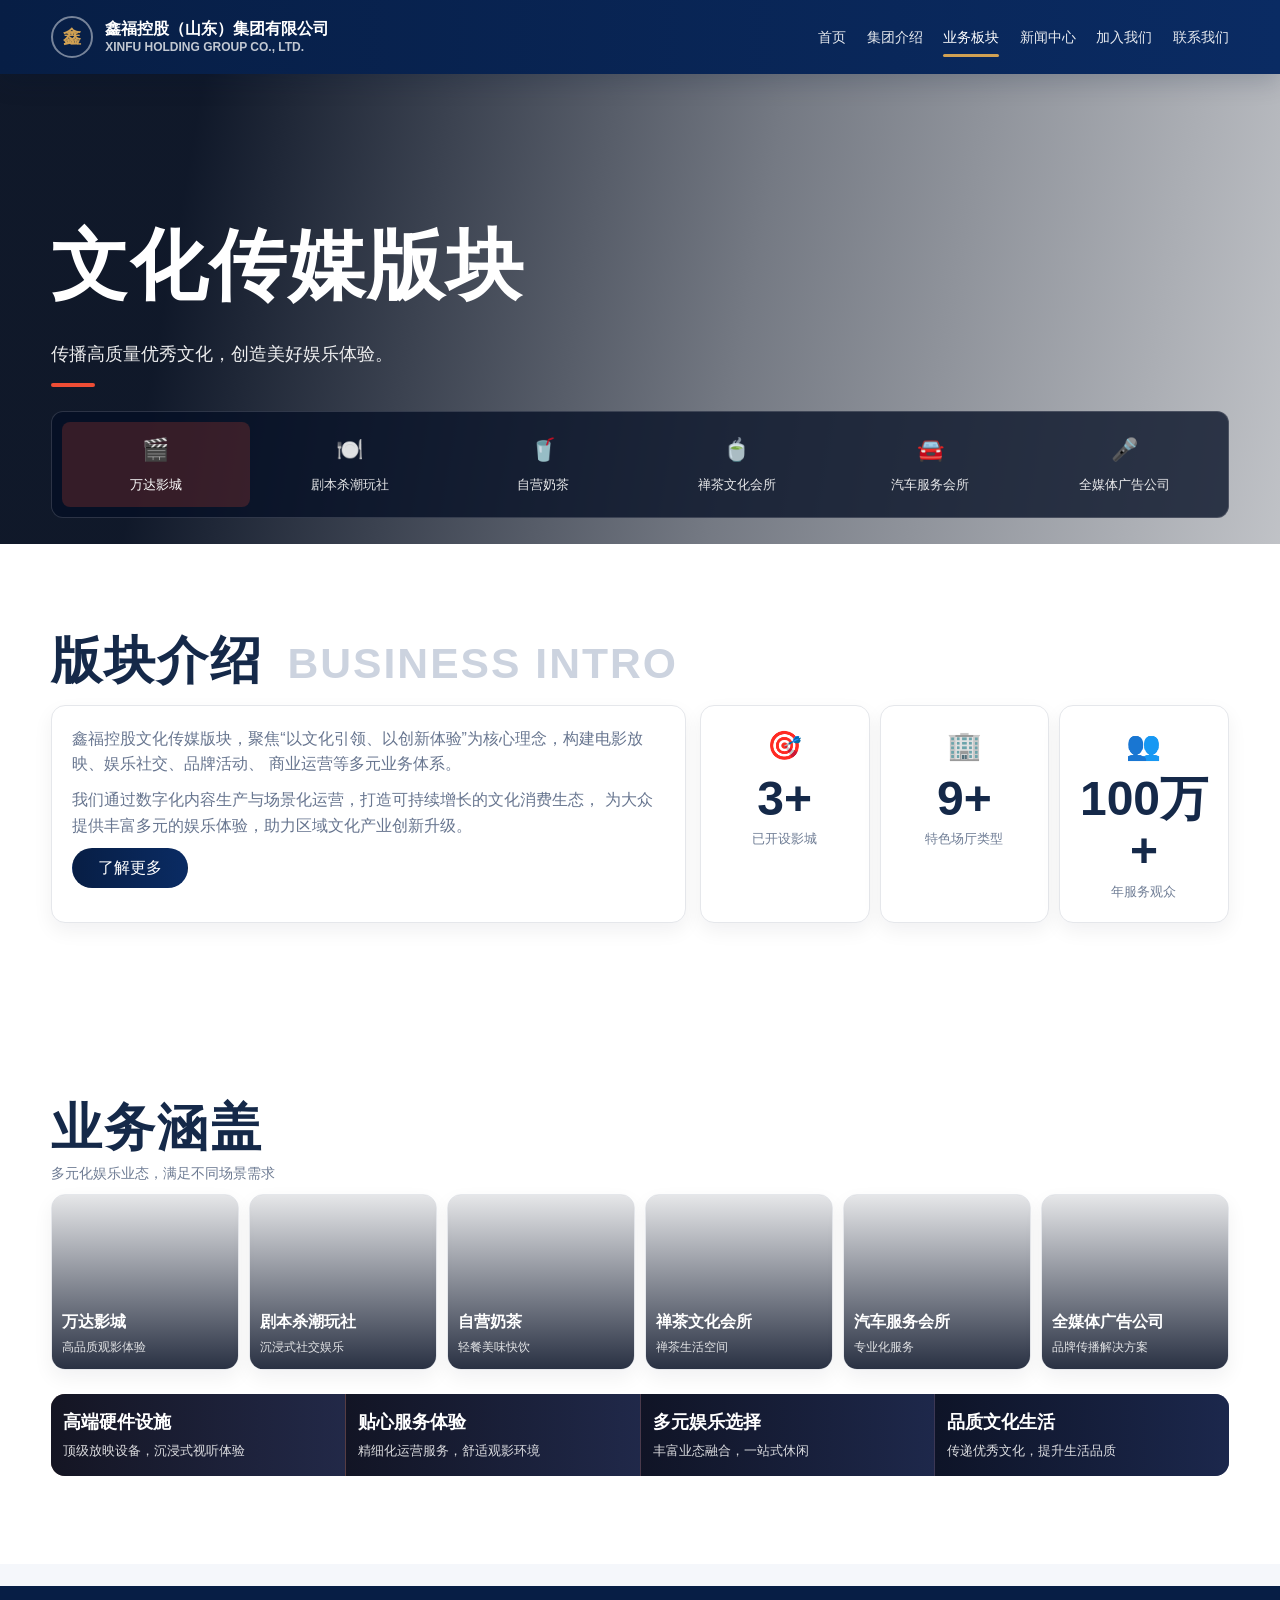
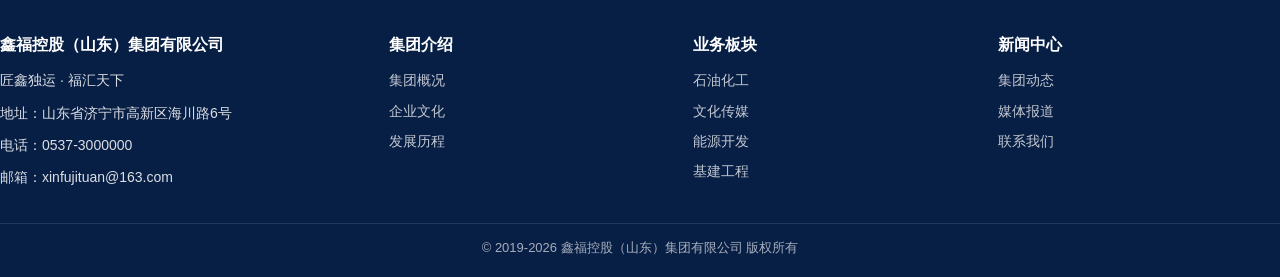
<file: media.html>
<!DOCTYPE html>
<html lang="zh-CN">
  <head>
    <meta charset="UTF-8" />
    <meta name="viewport" content="width=device-width, initial-scale=1.0" />
    <title>文化传媒版块 - 鑫福控股（山东）集团有限公司</title>
    <meta name="description" content="鑫福控股文化传媒版块页面，展示版块介绍、业务覆盖与核心优势。" />
    <link rel="stylesheet" href="./css/common.css" />
    <link rel="stylesheet" href="./css/media.css" />
  </head>
  <body>
    <header class="site-header">
      <div class="container header-inner">
        <a class="brand" href="./index.html">
          <div class="brand-mark">鑫</div>
          <div class="brand-text">
            鑫福控股（山东）集团有限公司
            <small>XINFU HOLDING GROUP CO., LTD.</small>
          </div>
        </a>
        <nav class="main-nav" aria-label="主导航">
          <ul>
            <li><a href="./index.html">首页</a></li>
            <li><a href="./about.html">集团介绍</a></li>
            <li><a class="is-active" href="./business.html">业务板块</a></li>
            <li><a href="./news.html">新闻中心</a></li>
            <li><a href="./contact.html">加入我们</a></li>
            <li><a href="./contact.html">联系我们</a></li>
          </ul>
        </nav>
      </div>
    </header>

    <main class="media-main">
      <section class="media-hero">
        <div class="container media-hero-content">
          <h1>文化传媒版块</h1>
          <p>传播高质量优秀文化，创造美好娱乐体验。</p>
          <div class="media-hero-line"></div>
          <div class="media-service-nav">
            <a class="media-service-item is-active" href="#"><span class="icon">🎬</span><span>万达影城</span></a>
            <a class="media-service-item" href="#"><span class="icon">🍽️</span><span>剧本杀潮玩社</span></a>
            <a class="media-service-item" href="#"><span class="icon">🥤</span><span>自营奶茶</span></a>
            <a class="media-service-item" href="#"><span class="icon">🍵</span><span>禅茶文化会所</span></a>
            <a class="media-service-item" href="#"><span class="icon">🚘</span><span>汽车服务会所</span></a>
            <a class="media-service-item" href="#"><span class="icon">🎤</span><span>全媒体广告公司</span></a>
          </div>
        </div>
      </section>

      <section class="section">
        <div class="container">
          <h2 class="section-title reveal">版块介绍 <small>BUSINESS INTRO</small></h2>
          <div class="intro-grid">
            <article class="card intro-copy reveal">
              <p>
                鑫福控股文化传媒版块，聚焦“以文化引领、以创新体验”为核心理念，构建电影放映、娱乐社交、品牌活动、
                商业运营等多元业务体系。
              </p>
              <p>
                我们通过数字化内容生产与场景化运营，打造可持续增长的文化消费生态，
                为大众提供丰富多元的娱乐体验，助力区域文化产业创新升级。
              </p>
              <a class="btn-primary" href="./contact.html">了解更多</a>
            </article>
            <div class="intro-stats">
              <article class="card media-stat reveal">
                <span class="icon">🎯</span>
                <strong data-counter="3" data-suffix="+">0</strong>
                <span>已开设影城</span>
              </article>
              <article class="card media-stat reveal">
                <span class="icon">🏢</span>
                <strong data-counter="9" data-suffix="+">0</strong>
                <span>特色场厅类型</span>
              </article>
              <article class="card media-stat reveal">
                <span class="icon">👥</span>
                <strong data-counter="100" data-suffix="万+">0</strong>
                <span>年服务观众</span>
              </article>
            </div>
          </div>
        </div>
      </section>

      <section class="section">
        <div class="container">
          <div class="coverage-head reveal">
            <h2 class="section-title">业务涵盖</h2>
            <p class="coverage-subtitle">多元化娱乐业态，满足不同场景需求</p>
          </div>
          <div class="coverage-grid">
            <article class="card coverage-card c1 reveal">
              <div class="content">
                <h3>万达影城</h3>
                <p>高品质观影体验</p>
              </div>
            </article>
            <article class="card coverage-card c2 reveal">
              <div class="content">
                <h3>剧本杀潮玩社</h3>
                <p>沉浸式社交娱乐</p>
              </div>
            </article>
            <article class="card coverage-card c3 reveal">
              <div class="content">
                <h3>自营奶茶</h3>
                <p>轻餐美味快饮</p>
              </div>
            </article>
            <article class="card coverage-card c4 reveal">
              <div class="content">
                <h3>禅茶文化会所</h3>
                <p>禅茶生活空间</p>
              </div>
            </article>
            <article class="card coverage-card c5 reveal">
              <div class="content">
                <h3>汽车服务会所</h3>
                <p>专业化服务</p>
              </div>
            </article>
            <article class="card coverage-card c6 reveal">
              <div class="content">
                <h3>全媒体广告公司</h3>
                <p>品牌传播解决方案</p>
              </div>
            </article>
          </div>
          <div class="media-feature-strip reveal">
            <article class="media-feature">
              <h4>高端硬件设施</h4>
              <p>顶级放映设备，沉浸式视听体验</p>
            </article>
            <article class="media-feature">
              <h4>贴心服务体验</h4>
              <p>精细化运营服务，舒适观影环境</p>
            </article>
            <article class="media-feature">
              <h4>多元娱乐选择</h4>
              <p>丰富业态融合，一站式休闲</p>
            </article>
            <article class="media-feature">
              <h4>品质文化生活</h4>
              <p>传递优秀文化，提升生活品质</p>
            </article>
          </div>
        </div>
      </section>
    </main>

    <footer class="site-footer">
      <div class="container footer-top">
        <section class="footer-col footer-brand reveal">
          <h4>鑫福控股（山东）集团有限公司</h4>
          <p>匠鑫独运 · 福汇天下</p>
          <p>地址：山东省济宁市高新区海川路6号</p>
          <p>电话：0537-3000000</p>
          <p>邮箱：xinfujituan@163.com</p>
        </section>
        <section class="footer-col reveal">
          <h4>集团介绍</h4>
          <a href="./about.html">集团概况</a>
          <a href="./about.html">企业文化</a>
          <a href="./about.html">发展历程</a>
        </section>
        <section class="footer-col reveal">
          <h4>业务板块</h4>
          <a href="./business.html">石油化工</a>
          <a href="./media.html">文化传媒</a>
          <a href="./energy.html">能源开发</a>
          <a href="./construction.html">基建工程</a>
        </section>
        <section class="footer-col reveal">
          <h4>新闻中心</h4>
          <a href="./news.html">集团动态</a>
          <a href="./news.html">媒体报道</a>
          <a href="./contact.html">联系我们</a>
        </section>
      </div>
      <div class="footer-bottom">© 2019-2026 鑫福控股（山东）集团有限公司 版权所有</div>
    </footer>

    <script src="./js/media.js"></script>
  </body>
</html>
</file>
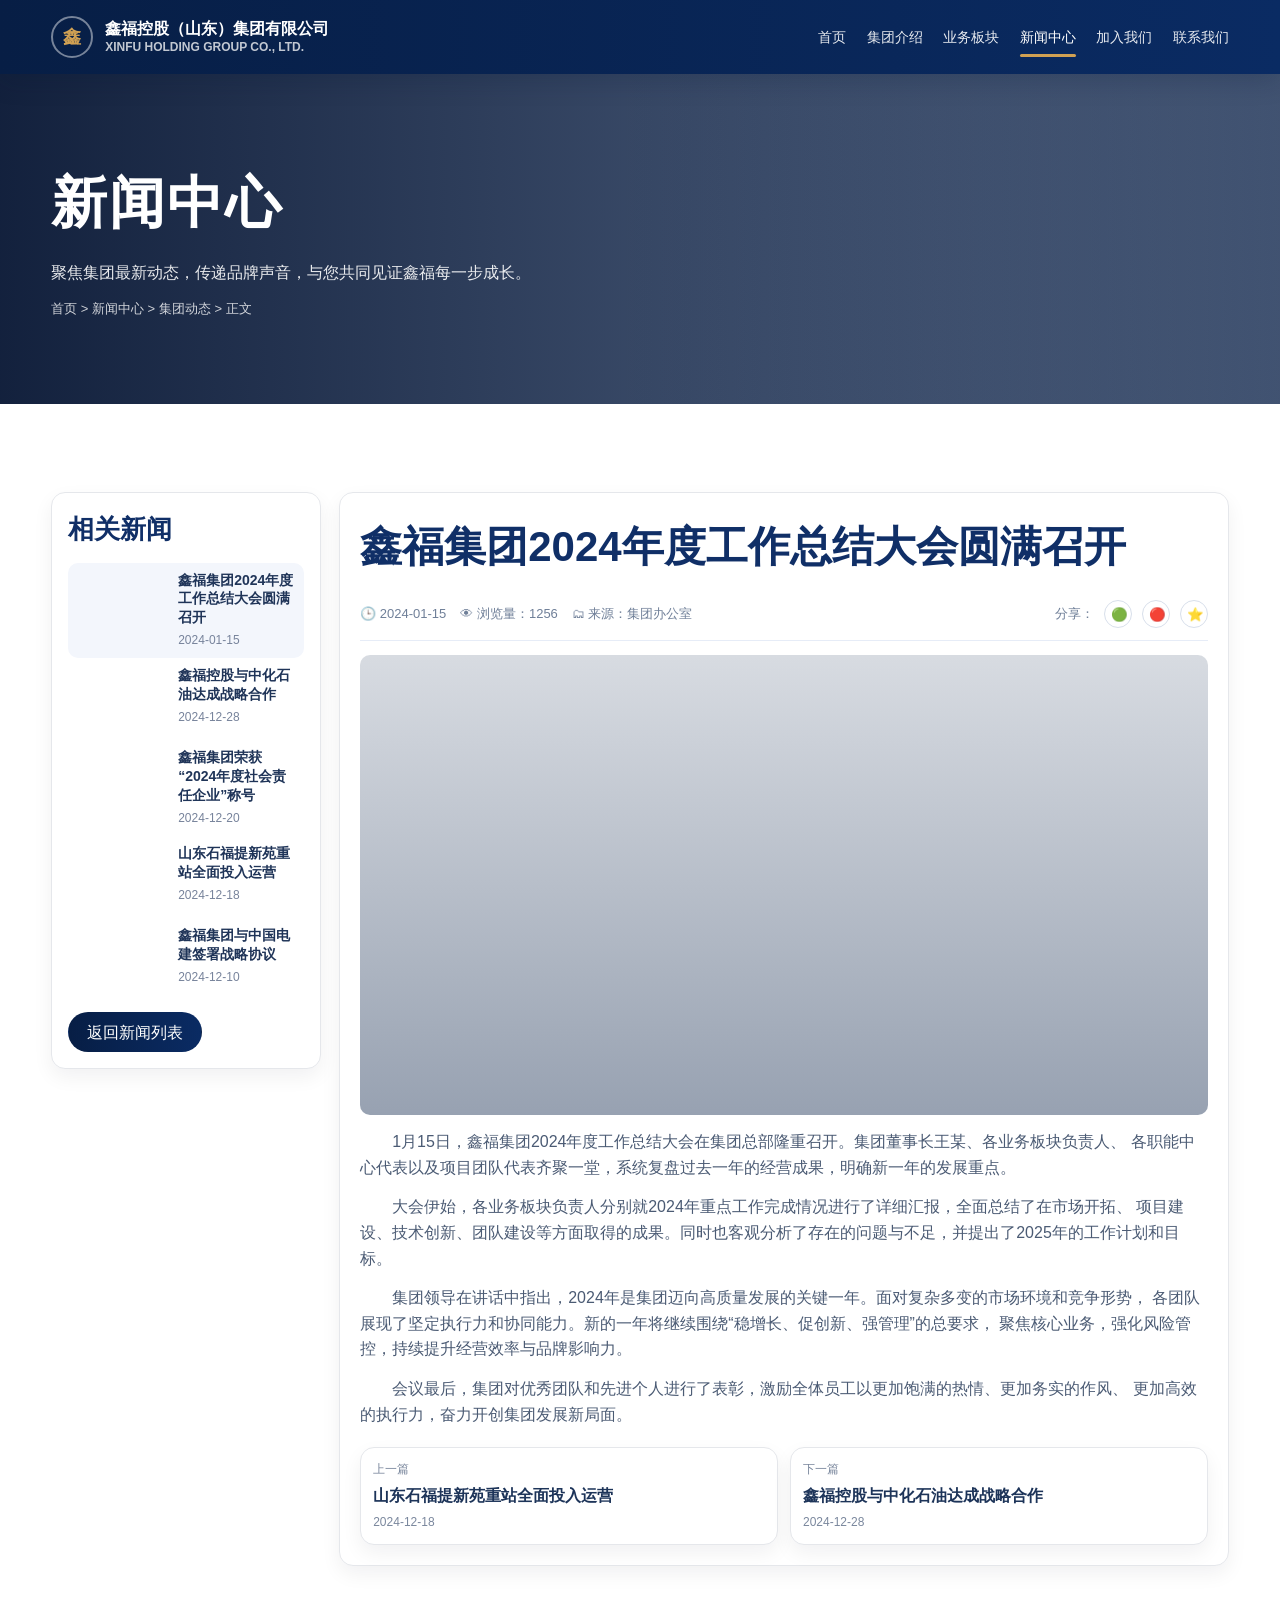
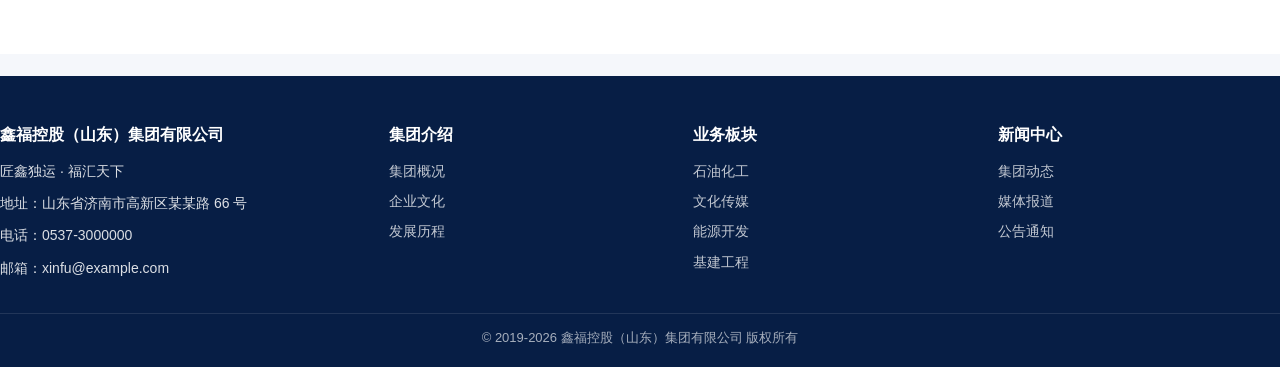
<file: news-detail.html>
<!DOCTYPE html>
<html lang="zh-CN">
  <head>
    <meta charset="UTF-8" />
    <meta name="viewport" content="width=device-width, initial-scale=1.0" />
    <title>鑫福集团2024年度工作总结大会圆满召开 - 新闻详情</title>
    <meta
      name="description"
      content="鑫福集团2024年度工作总结大会圆满召开新闻详情页，包含相关新闻与上一篇下一篇导航。"
    />
    <link rel="stylesheet" href="./css/common.css" />
    <link rel="stylesheet" href="./css/news-detail.css" />
  </head>
  <body>
    <header class="site-header">
      <div class="container header-inner">
        <a class="brand" href="./index.html">
          <div class="brand-mark">鑫</div>
          <div class="brand-text">
            鑫福控股（山东）集团有限公司
            <small>XINFU HOLDING GROUP CO., LTD.</small>
          </div>
        </a>
        <nav class="main-nav" aria-label="主导航">
          <ul>
            <li><a href="./index.html">首页</a></li>
            <li><a href="./about.html">集团介绍</a></li>
            <li><a href="./business.html">业务板块</a></li>
            <li><a class="is-active" href="./news.html">新闻中心</a></li>
            <li><a href="./contact.html">加入我们</a></li>
            <li><a href="./contact.html">联系我们</a></li>
          </ul>
        </nav>
      </div>
    </header>

    <main class="news-detail-main">
      <section class="detail-hero">
        <div class="container detail-hero-inner">
          <h1>新闻中心</h1>
          <p>聚焦集团最新动态，传递品牌声音，与您共同见证鑫福每一步成长。</p>
          <div class="breadcrumb">首页 &gt; 新闻中心 &gt; 集团动态 &gt; 正文</div>
        </div>
      </section>

      <section class="section">
        <div class="container detail-layout">
          <aside class="detail-sidebar reveal">
            <section class="card related-panel">
              <h2>相关新闻</h2>
              <a class="related-item is-active" href="./news-detail.html">
                <div class="related-thumb r1"></div>
                <div>
                  <h3>鑫福集团2024年度工作总结大会圆满召开</h3>
                  <p>2024-01-15</p>
                </div>
              </a>
              <a class="related-item" href="./news-detail.html">
                <div class="related-thumb r2"></div>
                <div>
                  <h3>鑫福控股与中化石油达成战略合作</h3>
                  <p>2024-12-28</p>
                </div>
              </a>
              <a class="related-item" href="./news-detail.html">
                <div class="related-thumb r3"></div>
                <div>
                  <h3>鑫福集团荣获“2024年度社会责任企业”称号</h3>
                  <p>2024-12-20</p>
                </div>
              </a>
              <a class="related-item" href="./news-detail.html">
                <div class="related-thumb r4"></div>
                <div>
                  <h3>山东石福提新苑重站全面投入运营</h3>
                  <p>2024-12-18</p>
                </div>
              </a>
              <a class="related-item" href="./news-detail.html">
                <div class="related-thumb r5"></div>
                <div>
                  <h3>鑫福集团与中国电建签署战略协议</h3>
                  <p>2024-12-10</p>
                </div>
              </a>
              <a class="btn-primary back-list" href="./news.html">返回新闻列表</a>
            </section>
          </aside>

          <article class="card detail-article reveal">
            <h2>鑫福集团2024年度工作总结大会圆满召开</h2>
            <div class="meta-row">
              <div class="meta-list">
                <span>🕒 2024-01-15</span>
                <span>👁 浏览量：1256</span>
                <span>🗂 来源：集团办公室</span>
              </div>
              <div class="share-actions">
                <span>分享：</span>
                <button class="share-btn" type="button" data-share="wechat" aria-label="分享到微信">🟢</button>
                <button class="share-btn" type="button" data-share="weibo" aria-label="分享到微博">🔴</button>
                <button class="share-btn" type="button" data-share="favorite" aria-label="收藏">⭐</button>
              </div>
            </div>

            <div class="detail-cover"></div>

            <section class="detail-content">
              <p>
                1月15日，鑫福集团2024年度工作总结大会在集团总部隆重召开。集团董事长王某、各业务板块负责人、
                各职能中心代表以及项目团队代表齐聚一堂，系统复盘过去一年的经营成果，明确新一年的发展重点。
              </p>
              <p>
                大会伊始，各业务板块负责人分别就2024年重点工作完成情况进行了详细汇报，全面总结了在市场开拓、
                项目建设、技术创新、团队建设等方面取得的成果。同时也客观分析了存在的问题与不足，并提出了2025年的工作计划和目标。
              </p>
              <p>
                集团领导在讲话中指出，2024年是集团迈向高质量发展的关键一年。面对复杂多变的市场环境和竞争形势，
                各团队展现了坚定执行力和协同能力。新的一年将继续围绕“稳增长、促创新、强管理”的总要求，
                聚焦核心业务，强化风险管控，持续提升经营效率与品牌影响力。
              </p>
              <p>
                会议最后，集团对优秀团队和先进个人进行了表彰，激励全体员工以更加饱满的热情、更加务实的作风、
                更加高效的执行力，奋力开创集团发展新局面。
              </p>
            </section>

            <div class="prev-next">
              <a class="card pn-card" href="./news-detail.html">
                <span>上一篇</span>
                <h4>山东石福提新苑重站全面投入运营</h4>
                <p>2024-12-18</p>
              </a>
              <a class="card pn-card" href="./news-detail.html">
                <span>下一篇</span>
                <h4>鑫福控股与中化石油达成战略合作</h4>
                <p>2024-12-28</p>
              </a>
            </div>
          </article>
        </div>
      </section>
    </main>

    <footer class="site-footer">
      <div class="container footer-top">
        <section class="footer-col footer-brand reveal">
          <h4>鑫福控股（山东）集团有限公司</h4>
          <p>匠鑫独运 · 福汇天下</p>
          <p>地址：山东省济南市高新区某某路 66 号</p>
          <p>电话：0537-3000000</p>
          <p>邮箱：xinfu@example.com</p>
        </section>
        <section class="footer-col reveal">
          <h4>集团介绍</h4>
          <a href="./about.html">集团概况</a>
          <a href="./about.html">企业文化</a>
          <a href="./about.html">发展历程</a>
        </section>
        <section class="footer-col reveal">
          <h4>业务板块</h4>
          <a href="./business.html">石油化工</a>
          <a href="./media.html">文化传媒</a>
          <a href="./energy.html">能源开发</a>
          <a href="./construction.html">基建工程</a>
        </section>
        <section class="footer-col reveal">
          <h4>新闻中心</h4>
          <a href="./news.html">集团动态</a>
          <a href="./news.html">媒体报道</a>
          <a href="./news.html">公告通知</a>
        </section>
      </div>
      <div class="footer-bottom">© 2019-2026 鑫福控股（山东）集团有限公司 版权所有</div>
    </footer>

    <script src="./js/news-detail.js"></script>
  </body>
</html>
</file>
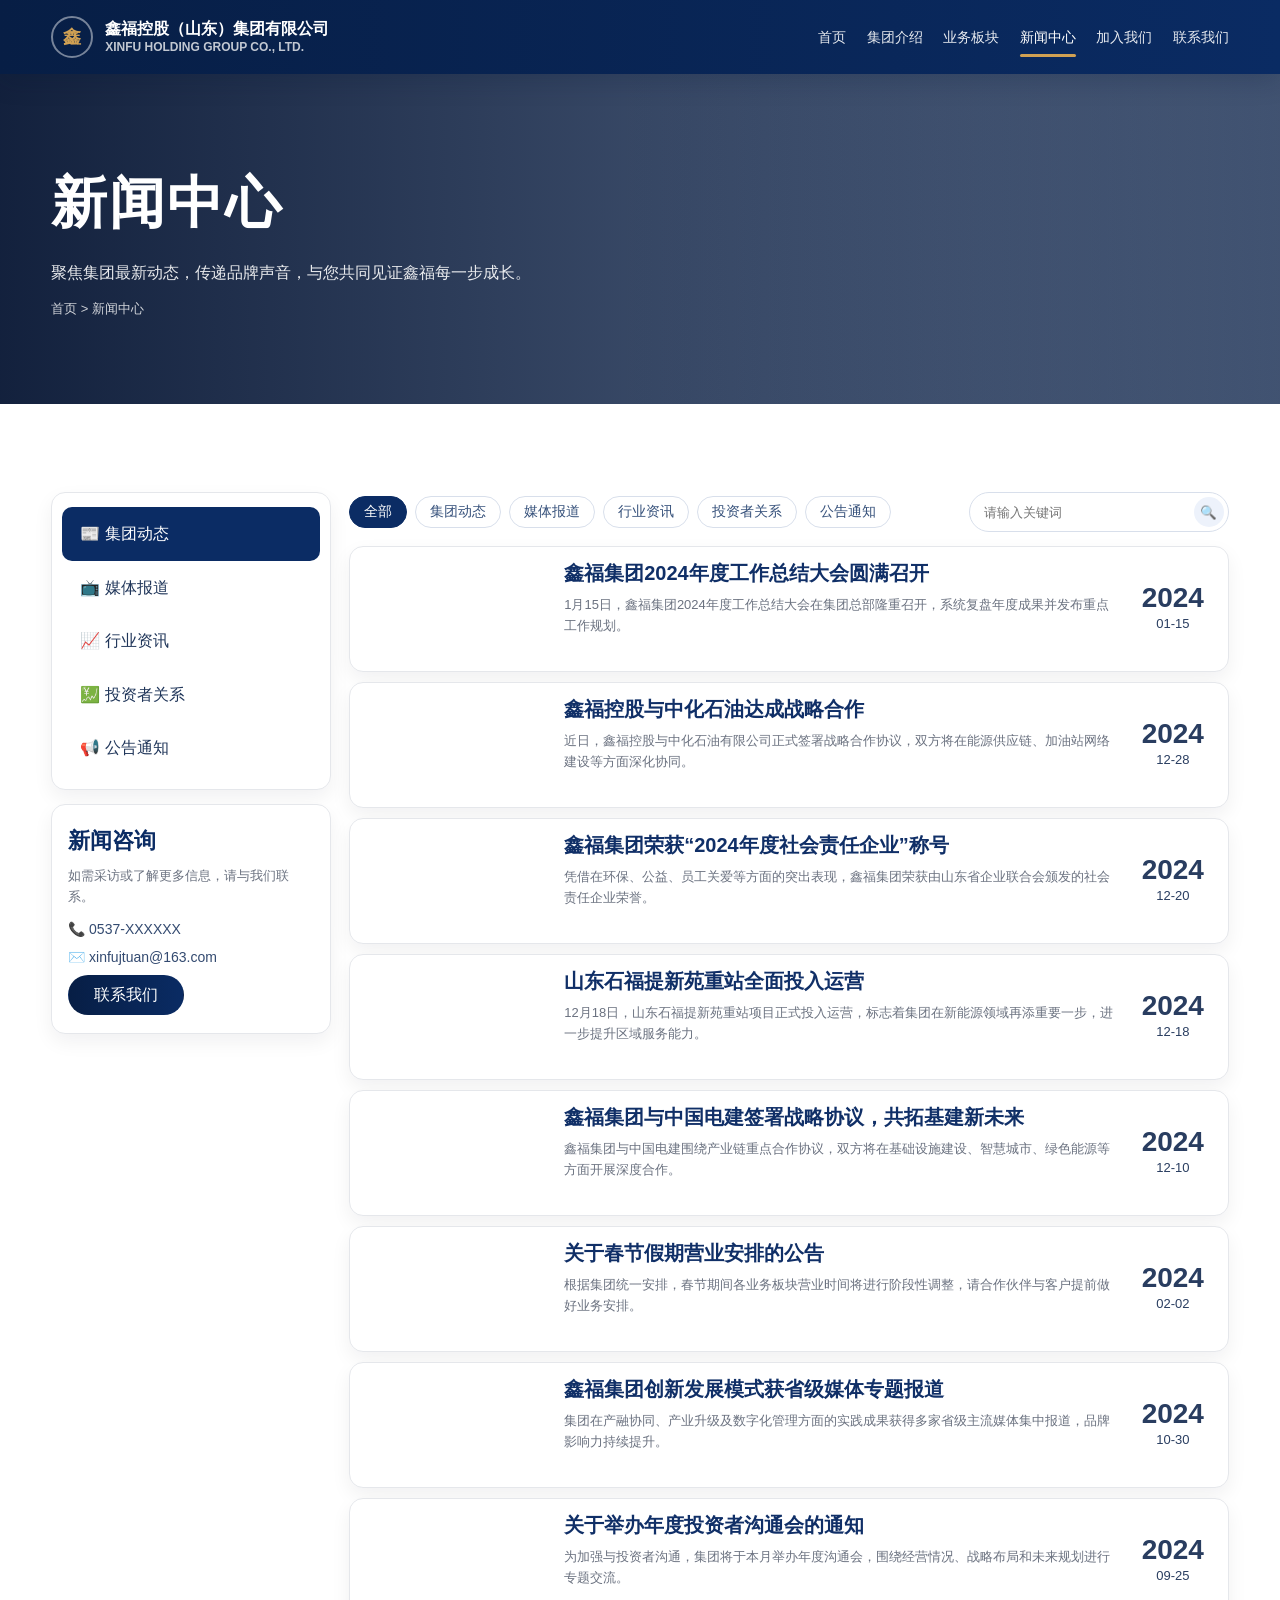
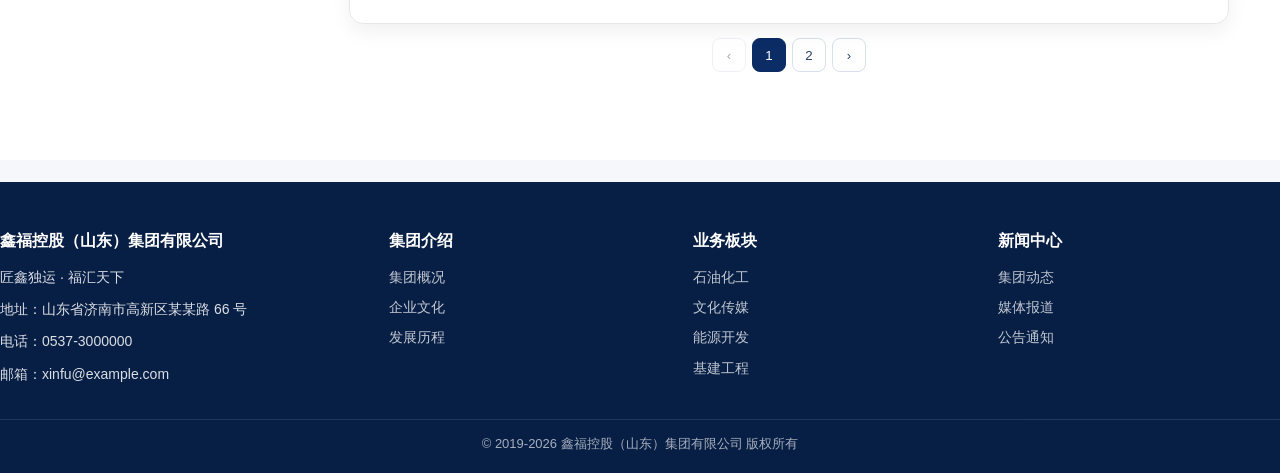
<file: news.html>
<!DOCTYPE html>
<html lang="zh-CN">
  <head>
    <meta charset="UTF-8" />
    <meta name="viewport" content="width=device-width, initial-scale=1.0" />
    <title>新闻中心 - 鑫福控股（山东）集团有限公司</title>
    <meta
      name="description"
      content="鑫福控股新闻中心页面，包含新闻分类、搜索筛选与新闻列表分页。"
    />
    <link rel="stylesheet" href="./css/common.css" />
    <link rel="stylesheet" href="./css/news.css" />
  </head>
  <body>
    <header class="site-header">
      <div class="container header-inner">
        <a class="brand" href="./index.html">
          <div class="brand-mark">鑫</div>
          <div class="brand-text">
            鑫福控股（山东）集团有限公司
            <small>XINFU HOLDING GROUP CO., LTD.</small>
          </div>
        </a>
        <nav class="main-nav" aria-label="主导航">
          <ul>
            <li><a href="./index.html">首页</a></li>
            <li><a href="./about.html">集团介绍</a></li>
            <li><a href="./business.html">业务板块</a></li>
            <li><a class="is-active" href="./news.html">新闻中心</a></li>
            <li><a href="./contact.html">加入我们</a></li>
            <li><a href="./contact.html">联系我们</a></li>
          </ul>
        </nav>
      </div>
    </header>

    <main class="news-main">
      <section class="news-hero">
        <div class="container news-hero-inner">
          <h1>新闻中心</h1>
          <p>聚焦集团最新动态，传递品牌声音，与您共同见证鑫福每一步成长。</p>
          <div class="breadcrumb">首页 &gt; 新闻中心</div>
        </div>
      </section>

      <section class="section">
        <div class="container news-layout">
          <aside class="news-sidebar reveal">
            <section class="card news-menu">
              <a class="is-active" href="#" data-news-category="all">📰 集团动态</a>
              <a href="#" data-news-category="media">📺 媒体报道</a>
              <a href="#" data-news-category="industry">📈 行业资讯</a>
              <a href="#" data-news-category="investor">💹 投资者关系</a>
              <a href="#" data-news-category="notice">📢 公告通知</a>
            </section>

            <section class="card news-contact">
              <h3>新闻咨询</h3>
              <p>如需采访或了解更多信息，请与我们联系。</p>
              <div class="contact-line">📞 0537-XXXXXX</div>
              <div class="contact-line">✉️ xinfujtuan@163.com</div>
              <a class="btn-primary" href="./contact.html">联系我们</a>
            </section>
          </aside>

          <div class="news-content">
            <div class="news-head reveal">
              <div class="news-tabs">
                <button class="news-tab is-active" type="button" data-news-category="all">全部</button>
                <button class="news-tab" type="button" data-news-category="group">集团动态</button>
                <button class="news-tab" type="button" data-news-category="media">媒体报道</button>
                <button class="news-tab" type="button" data-news-category="industry">行业资讯</button>
                <button class="news-tab" type="button" data-news-category="investor">投资者关系</button>
                <button class="news-tab" type="button" data-news-category="notice">公告通知</button>
              </div>
              <div class="search-box">
                <input id="news-search" type="text" placeholder="请输入关键词" />
                <button type="button" aria-label="搜索">🔍</button>
              </div>
            </div>

            <section class="news-list" id="news-list">
              <article class="card news-item reveal" data-category="group" data-title="鑫福集团2024年度工作总结大会圆满召开">
                <a class="news-thumb n1" href="./news-detail.html" aria-label="查看新闻详情"></a>
                <div>
                  <h3><a class="news-title-link" href="./news-detail.html">鑫福集团2024年度工作总结大会圆满召开</a></h3>
                  <p>
                    1月15日，鑫福集团2024年度工作总结大会在集团总部隆重召开，系统复盘年度成果并发布重点工作规划。
                  </p>
                </div>
                <div class="news-date"><strong>2024</strong><span>01-15</span></div>
              </article>

              <article class="card news-item reveal" data-category="investor" data-title="鑫福控股与中化石油达成战略合作">
                <a class="news-thumb n2" href="./news-detail.html" aria-label="查看新闻详情"></a>
                <div>
                  <h3><a class="news-title-link" href="./news-detail.html">鑫福控股与中化石油达成战略合作</a></h3>
                  <p>
                    近日，鑫福控股与中化石油有限公司正式签署战略合作协议，双方将在能源供应链、加油站网络建设等方面深化协同。
                  </p>
                </div>
                <div class="news-date"><strong>2024</strong><span>12-28</span></div>
              </article>

              <article class="card news-item reveal" data-category="group" data-title="鑫福集团荣获2024年度社会责任企业称号">
                <a class="news-thumb n3" href="./news-detail.html" aria-label="查看新闻详情"></a>
                <div>
                  <h3>
                    <a class="news-title-link" href="./news-detail.html">鑫福集团荣获“2024年度社会责任企业”称号</a>
                  </h3>
                  <p>
                    凭借在环保、公益、员工关爱等方面的突出表现，鑫福集团荣获由山东省企业联合会颁发的社会责任企业荣誉。
                  </p>
                </div>
                <div class="news-date"><strong>2024</strong><span>12-20</span></div>
              </article>

              <article class="card news-item reveal" data-category="industry" data-title="山东石福提新苑重站全面投入运营">
                <a class="news-thumb n4" href="./news-detail.html" aria-label="查看新闻详情"></a>
                <div>
                  <h3><a class="news-title-link" href="./news-detail.html">山东石福提新苑重站全面投入运营</a></h3>
                  <p>
                    12月18日，山东石福提新苑重站项目正式投入运营，标志着集团在新能源领域再添重要一步，进一步提升区域服务能力。
                  </p>
                </div>
                <div class="news-date"><strong>2024</strong><span>12-18</span></div>
              </article>

              <article class="card news-item reveal" data-category="media" data-title="鑫福集团与中国电建签署战略协议">
                <a class="news-thumb n5" href="./news-detail.html" aria-label="查看新闻详情"></a>
                <div>
                  <h3>
                    <a class="news-title-link" href="./news-detail.html">鑫福集团与中国电建签署战略协议，共拓基建新未来</a>
                  </h3>
                  <p>
                    鑫福集团与中国电建围绕产业链重点合作协议，双方将在基础设施建设、智慧城市、绿色能源等方面开展深度合作。
                  </p>
                </div>
                <div class="news-date"><strong>2024</strong><span>12-10</span></div>
              </article>

              <article class="card news-item reveal" data-category="notice" data-title="关于春节假期营业安排的公告">
                <a class="news-thumb n6" href="./news-detail.html" aria-label="查看新闻详情"></a>
                <div>
                  <h3><a class="news-title-link" href="./news-detail.html">关于春节假期营业安排的公告</a></h3>
                  <p>
                    根据集团统一安排，春节期间各业务板块营业时间将进行阶段性调整，请合作伙伴与客户提前做好业务安排。
                  </p>
                </div>
                <div class="news-date"><strong>2024</strong><span>02-02</span></div>
              </article>

              <article class="card news-item reveal" data-category="media" data-title="鑫福集团获省级媒体专题报道">
                <a class="news-thumb n7" href="./news-detail.html" aria-label="查看新闻详情"></a>
                <div>
                  <h3><a class="news-title-link" href="./news-detail.html">鑫福集团创新发展模式获省级媒体专题报道</a></h3>
                  <p>
                    集团在产融协同、产业升级及数字化管理方面的实践成果获得多家省级主流媒体集中报道，品牌影响力持续提升。
                  </p>
                </div>
                <div class="news-date"><strong>2024</strong><span>10-30</span></div>
              </article>

              <article class="card news-item reveal" data-category="investor" data-title="关于举办年度投资者沟通会的通知">
                <a class="news-thumb n8" href="./news-detail.html" aria-label="查看新闻详情"></a>
                <div>
                  <h3><a class="news-title-link" href="./news-detail.html">关于举办年度投资者沟通会的通知</a></h3>
                  <p>
                    为加强与投资者沟通，集团将于本月举办年度沟通会，围绕经营情况、战略布局和未来规划进行专题交流。
                  </p>
                </div>
                <div class="news-date"><strong>2024</strong><span>09-25</span></div>
              </article>
            </section>

            <div class="news-empty card" id="news-empty" hidden>未找到符合条件的新闻，请调整筛选条件。</div>
            <div class="news-pagination" id="news-pagination"></div>
          </div>
        </div>
      </section>
    </main>

    <footer class="site-footer">
      <div class="container footer-top">
        <section class="footer-col footer-brand reveal">
          <h4>鑫福控股（山东）集团有限公司</h4>
          <p>匠鑫独运 · 福汇天下</p>
          <p>地址：山东省济南市高新区某某路 66 号</p>
          <p>电话：0537-3000000</p>
          <p>邮箱：xinfu@example.com</p>
        </section>
        <section class="footer-col reveal">
          <h4>集团介绍</h4>
          <a href="./about.html">集团概况</a>
          <a href="./about.html">企业文化</a>
          <a href="./about.html">发展历程</a>
        </section>
        <section class="footer-col reveal">
          <h4>业务板块</h4>
          <a href="./business.html">石油化工</a>
          <a href="./media.html">文化传媒</a>
          <a href="./energy.html">能源开发</a>
          <a href="./construction.html">基建工程</a>
        </section>
        <section class="footer-col reveal">
          <h4>新闻中心</h4>
          <a href="./news.html">集团动态</a>
          <a href="./news.html">媒体报道</a>
          <a href="./news.html">公告通知</a>
        </section>
      </div>
      <div class="footer-bottom">© 2019-2026 鑫福控股（山东）集团有限公司 版权所有</div>
    </footer>

    <script src="./js/news.js"></script>
  </body>
</html>
</file>
<file: css/style.css>
:root {
  --bg: #f4f4f4;
  --text: #2a2a2a;
  --muted: #666;
  --dark: #242424;
  --gold: #bc8f60;
  --gold-deep: #a87844;
  --white: #fff;
}

* {
  box-sizing: border-box;
  margin: 0;
  padding: 0;
}

html {
  scroll-behavior: smooth;
}

body {
  font-family: "PingFang SC", "Microsoft YaHei", sans-serif;
  background: var(--bg);
  color: var(--text);
  line-height: 1.6;
  overflow-x: hidden;
}

a {
  color: inherit;
  text-decoration: none;
}

.container {
  width: min(1120px, 92%);
  margin: 0 auto;
}

.section {
  padding: 72px 0;
}

section[id] {
  scroll-margin-top: 88px;
}

.section-kicker {
  display: inline-block;
  font-size: 14px;
  color: #9d9d9d;
  margin-bottom: 10px;
}

.section-title-wrap h2 {
  font-size: clamp(26px, 4vw, 40px);
  letter-spacing: 1px;
}

.section-title-wrap.align-center {
  text-align: center;
}

.btn {
  display: inline-flex;
  align-items: center;
  justify-content: center;
  min-width: 128px;
  padding: 10px 22px;
  border-radius: 999px;
  border: 0;
  cursor: pointer;
  transition: transform 0.3s ease, box-shadow 0.3s ease, background 0.3s ease;
}

.btn:hover {
  transform: translateY(-2px);
  box-shadow: 0 10px 26px rgba(0, 0, 0, 0.18);
}

.btn-gold {
  color: var(--white);
  background: linear-gradient(135deg, var(--gold), var(--gold-deep));
}

.btn-outline {
  border: 1px solid rgba(255, 255, 255, 0.7);
  color: var(--white);
  background: rgba(0, 0, 0, 0.28);
}

.site-header {
  position: fixed;
  inset: 0 0 auto;
  z-index: 30;
  background: rgba(24, 24, 24, 0.25);
  backdrop-filter: blur(6px);
}

.header-inner {
  height: 66px;
  display: flex;
  align-items: center;
  justify-content: space-between;
}

.logo {
  color: var(--white);
  font-size: 20px;
  font-weight: 700;
  letter-spacing: 2px;
}

.site-nav {
  color: rgba(255, 255, 255, 0.9);
  font-size: 14px;
}

.nav-list {
  display: flex;
  gap: 12px;
  list-style: none;
}

.nav-item {
  position: relative;
}

.nav-trigger {
  border: 0;
  background: transparent;
  color: inherit;
  font: inherit;
  cursor: pointer;
  display: inline-flex;
  align-items: center;
  justify-content: space-between;
  gap: 8px;
  min-width: 118px;
  padding: 8px 10px;
  border-radius: 6px;
  transition: background 0.25s ease;
}

.nav-trigger:hover {
  background: rgba(255, 255, 255, 0.08);
}

.nav-label {
  display: inline-flex;
  align-items: center;
  gap: 6px;
}

.nav-main-icon {
  width: 14px;
  height: 14px;
  border: 1px solid rgba(255, 255, 255, 0.8);
  border-radius: 3px;
  position: relative;
}

.nav-main-icon::after {
  content: "";
  position: absolute;
  inset: 3px;
  background: var(--gold);
  border-radius: 1px;
}

.nav-arrow {
  font-size: 12px;
  transition: transform 0.25s ease;
}

.nav-item.is-open .nav-arrow,
.nav-item:hover .nav-arrow {
  transform: rotate(180deg);
}

.submenu {
  position: absolute;
  top: calc(100% + 8px);
  left: 0;
  min-width: 150px;
  list-style: none;
  background: rgba(22, 22, 22, 0.94);
  border: 1px solid rgba(255, 255, 255, 0.12);
  border-radius: 8px;
  padding: 6px;
  opacity: 0;
  visibility: hidden;
  transform: translateY(8px);
  pointer-events: none;
  transition: opacity 0.25s ease, transform 0.25s ease;
}

.submenu a {
  display: block;
  padding: 8px 10px;
  border-radius: 4px;
}

.submenu a:hover {
  background: rgba(188, 143, 96, 0.28);
}

.nav-item:hover > .submenu,
.nav-item.is-open > .submenu {
  opacity: 1;
  visibility: visible;
  transform: translateY(0);
  pointer-events: auto;
}

.menu-toggle {
  display: none;
  background: transparent;
  color: #fff;
  border: 0;
  font-size: 28px;
}

.hero {
  position: relative;
  min-height: 94vh;
  padding-top: 80px;
  overflow: hidden;
}

.hero-swiper {
  position: relative;
  width: 100%;
  min-height: calc(94vh - 80px);
}

.hero-swiper::before {
  content: "";
  position: absolute;
  left: 0;
  right: 0;
  bottom: 0;
  height: 16px;
  background: #fff;
  z-index: 3;
}

.hero-swiper::after {
  content: "";
  position: absolute;
  left: 50%;
  bottom: -190px;
  width: 145%;
  height: 300px;
  border-radius: 50%;
  background: #f3f3f3;
  transform: translateX(-50%);
  z-index: 3;
}

.hero-slide {
  position: relative;
  min-height: calc(94vh - 80px);
  display: flex;
  align-items: center;
  background-position: center;
  background-size: cover;
  background-repeat: no-repeat;
}

.hero-mask {
  position: absolute;
  inset: 0;
  background: linear-gradient(
    180deg,
    rgba(8, 8, 8, 0.48) 5%,
    rgba(20, 20, 20, 0.56) 45%,
    rgba(30, 30, 30, 0.7) 100%
  );
}

.hero-content {
  position: relative;
  z-index: 1;
  color: var(--white);
  max-width: 900px;
  text-align: center;
}

.hero-kicker {
  letter-spacing: 4px;
  margin-bottom: 14px;
}

.hero h1 {
  font-size: clamp(24px, 3.2vw, 44px);
  line-height: 1.45;
  margin-bottom: 28px;
  font-weight: 600;
}

.hero-pagination {
  position: absolute;
  left: 50% !important;
  right: auto !important;
  bottom: 52px !important;
  transform: translateX(-50%) !important;
  z-index: 4;
  width: auto !important;
  text-align: center;
}

.hero-swiper > .hero-pagination.swiper-pagination-bullets {
  left: 50% !important;
  width: auto !important;
  transform: translateX(-50%) !important;
}

.hero-pagination.swiper-pagination-bullets {
  display: flex;
  align-items: center;
  gap: 10px;
}

.hero-pagination .swiper-pagination-bullet {
  width: 8px;
  height: 8px;
  border-radius: 50%;
  background: rgba(255, 255, 255, 0.45);
  opacity: 1;
  transition: all 0.25s ease;
}

.hero-pagination .swiper-pagination-bullet-active {
  width: 24px;
  border-radius: 999px;
  background: var(--gold);
}

.company {
  position: relative;
  background: #f3f3f3;
  overflow: hidden;
}

.company::before {
  content: "";
  position: absolute;
  width: 560px;
  height: 560px;
  left: 50%;
  top: -360px;
  transform: translateX(-50%);
  border-radius: 50%;
  border: 42px solid rgba(196, 179, 160, 0.22);
}

.company .container {
  position: relative;
  z-index: 1;
}

.company .section-kicker {
  color: #b28a5f;
  font-weight: 600;
  padding-left: 14px;
  position: relative;
}

.company .section-kicker::before {
  content: "";
  position: absolute;
  width: 6px;
  height: 6px;
  left: 0;
  top: 50%;
  transform: translateY(-50%);
  background: #b28a5f;
}

.company .section-title-wrap h2 {
  font-size: clamp(42px, 4.8vw, 68px);
  letter-spacing: 1px;
  margin-top: 6px;
}

.company-grid {
  display: grid;
  grid-template-columns: 1.05fr 1fr;
  gap: 48px;
  margin-top: 34px;
}

.company-meta {
  display: grid;
  grid-template-columns: repeat(2, minmax(210px, 1fr));
  gap: 46px 54px;
}

.meta-item {
  border-top: 2px solid #cfcfcf;
  padding-top: 14px;
}

.meta-item span {
  display: inline;
  color: #666;
  font-size: 14px;
  line-height: 1.8;
}

.meta-item strong {
  display: inline;
  margin-top: 0;
  color: #333;
  font-size: 14px;
  font-weight: 600;
  line-height: 1.8;
}

.company-desc p {
  color: #666;
  margin-bottom: 8px;
  font-size: 14px;
  line-height: 2;
}

.business {
  background: linear-gradient(180deg, #fff 0%, #f6f0ea 100%);
}

.business-head {
  width: min(460px, 95%);
  margin: 0 auto 24px;
  text-align: center;
  background: var(--gold);
  color: #fff;
  border-radius: 2px;
  padding: 18px 16px;
}

.business-head h2 {
  letter-spacing: 2px;
}

.business-head p {
  opacity: 0.75;
  font-size: 13px;
}

.business-card {
  min-height: 180px;
  padding: 24px;
  border-radius: 10px;
  background: #fff;
  box-shadow: 0 12px 30px rgba(70, 43, 20, 0.08);
}

.business-card h3 {
  margin-bottom: 10px;
}

.business-card p {
  color: #666;
}

.business .swiper-pagination {
  margin-top: 16px;
  position: static;
}

.business .swiper-pagination-bullet-active {
  background: var(--gold);
}

.vision {
  position: relative;
  min-height: 360px;
  display: flex;
  align-items: center;
  background: url("https://images.unsplash.com/photo-1611314337051-418510cf64cb?auto=format&fit=crop&w=1600&q=80")
    center/cover no-repeat;
}

.vision-mask {
  position: absolute;
  inset: 0;
  background: rgba(25, 25, 25, 0.55);
}

.vision-content {
  position: relative;
  z-index: 1;
  color: #fff;
}

.vision-content p {
  color: #f6dabb;
  margin-bottom: 8px;
}

.vision-content h2 {
  font-size: clamp(26px, 4vw, 40px);
  margin-bottom: 20px;
}

.advantage {
  background: #efefef;
}

.advantage-title {
  text-align: center;
}

.advantage-title .section-kicker {
  color: #333;
  margin-bottom: 6px;
  position: relative;
  padding-left: 14px;
}

.advantage-title .section-kicker::before {
  content: "";
  width: 7px;
  height: 7px;
  background: #111;
  position: absolute;
  left: 0;
  top: 50%;
  transform: translateY(-50%);
}

.advantage-title h2 {
  font-size: clamp(38px, 4.2vw, 48px);
  line-height: 1.2;
}

.advantage-swiper {
  margin-top: 36px;
  padding: 8px 4px 20px;
}

.adv-card {
  border: 1px solid #ded9cf;
  border-radius: 16px;
  padding: 28px 24px;
  transition: transform 0.28s ease, box-shadow 0.28s ease, background 0.28s ease;
  background: #fff;
  min-height: 312px;
  height: auto;
}

.adv-card:hover {
  transform: translateY(-4px);
  box-shadow: 0 12px 24px rgba(0, 0, 0, 0.12);
}

.adv-card span {
  display: block;
  color: #c3a07d;
  margin-bottom: 14px;
  font-weight: 700;
  letter-spacing: 0.5px;
}

.adv-card h3 {
  margin-bottom: 20px;
  font-size: 30px;
  line-height: 1.35;
}

.adv-card p {
  font-size: 21px;
  line-height: 1.8;
  color: #696969;
}

.adv-card.featured {
  background: #bf9567;
  border: 1px solid #bf9567;
  color: #fff;
}

.adv-card.featured span,
.adv-card.featured p {
  color: rgba(255, 255, 255, 0.9);
}

.advantage-bottom {
  margin: 12px 0 0 auto;
  width: min(920px, calc(100% - 230px));
  background: #bf9567;
  border-radius: 34px 34px 0 0;
  padding: 16px 26px 18px;
  display: flex;
  align-items: center;
  justify-content: space-between;
}

.advantage-controls {
  display: flex;
  align-items: center;
  gap: 12px;
}

.adv-nav-btn {
  width: 30px;
  height: 30px;
  border-radius: 50%;
  border: 2px solid rgba(255, 255, 255, 0.75);
  background: transparent;
  color: #fff;
  font-size: 20px;
  line-height: 1;
  cursor: pointer;
  display: inline-flex;
  align-items: center;
  justify-content: center;
  transition: background 0.25s ease, color 0.25s ease;
}

.adv-nav-btn:hover {
  background: #fff;
  color: #bf9567;
}

.advantage-pagination {
  position: static !important;
  width: auto !important;
  display: inline-flex;
  align-items: center;
  gap: 8px;
}

.advantage-pagination .swiper-pagination-bullet {
  width: 7px;
  height: 7px;
  margin: 0 !important;
  background: rgba(255, 255, 255, 0.72);
  opacity: 1;
}

.advantage-pagination .swiper-pagination-bullet-active {
  width: 24px;
  border-radius: 999px;
  background: #fff;
}

.adv-more {
  color: #fff;
  border: 1px solid rgba(255, 255, 255, 0.75);
  border-radius: 999px;
  padding: 7px 10px 7px 16px;
  display: inline-flex;
  align-items: center;
  gap: 10px;
  font-size: 14px;
}

.adv-more span {
  width: 20px;
  height: 20px;
  border-radius: 50%;
  background: #fff;
  color: #bf9567;
  display: inline-flex;
  align-items: center;
  justify-content: center;
  font-size: 16px;
  line-height: 1;
}

.news {
  background: #2f2f2f;
  color: #fff;
}

.news-wrap {
  max-width: 1260px;
}

.news-title {
  margin-bottom: 26px;
}

.news-title .section-kicker {
  color: rgba(255, 255, 255, 0.9);
  position: relative;
  padding-left: 14px;
}

.news-title .section-kicker::before {
  content: "";
  width: 7px;
  height: 7px;
  background: #fff;
  position: absolute;
  left: 0;
  top: 50%;
  transform: translateY(-50%);
}

.news-title h2 {
  color: #fff;
}

.news-body {
  display: grid;
  grid-template-columns: 220px 1fr;
  gap: 0;
  align-items: stretch;
}

.news-tabs {
  list-style: none;
  background: transparent;
  display: grid;
  gap: 12px;
  padding-right: 0;
}

.news-tabs li {
  min-height: 82px;
  display: flex;
  align-items: center;
  padding: 0 20px;
  border-left: 4px solid transparent;
  cursor: pointer;
  font-size: 36px;
  letter-spacing: 1px;
  color: #fff;
  background: linear-gradient(
    90deg,
    rgba(191, 149, 103, 0.92) 0%,
    rgba(191, 149, 103, 0.72) 52%,
    rgba(36, 36, 36, 0.75) 100%
  );
  transition: all 0.25s ease;
}

.news-tabs li::before {
  content: "•";
  margin-right: 10px;
}

.news-tabs li:hover,
.news-tabs li.is-active {
  background: #efefef;
  color: #b3834f;
  border-left-color: #b3834f;
}

.news-panels {
  background: #fff;
  color: #2b2b2b;
  min-height: 390px;
  border-radius: 0;
  overflow: hidden;
}

.news-panel {
  display: none;
  height: 100%;
}

.news-panel.is-active {
  display: block;
}

.news-slide {
  display: none;
  padding: 30px 36px 28px;
  animation: panelFade 0.32s ease;
}

.news-slide.is-active {
  display: block;
}

.news-slide h3 {
  color: #b3834f;
  margin-bottom: 12px;
  font-size: 42px;
  line-height: 1.35;
}

.news-slide p {
  color: #5a5a5a;
  font-size: 18px;
  line-height: 1.9;
}

.news-slide hr {
  border: 0;
  border-top: 1px solid #d1d1d1;
  margin: 18px 0 14px;
}

.news-slide ul {
  list-style: none;
}

.news-slide li {
  font-size: 16px;
  color: #666;
  line-height: 1.9;
}

.news-bottom-controls {
  display: flex;
  justify-content: center;
  align-items: center;
  gap: 10px;
  margin-top: 18px;
}

.news-nav-btn {
  width: 32px;
  height: 32px;
  border-radius: 50%;
  border: 2px solid rgba(255, 255, 255, 0.9);
  background: transparent;
  color: #fff;
  font-size: 22px;
  line-height: 1;
  display: inline-flex;
  align-items: center;
  justify-content: center;
  cursor: pointer;
  transition: all 0.25s ease;
}

.news-nav-btn:hover {
  background: #fff;
  color: #b3834f;
}

.news-pagination {
  display: inline-flex;
  align-items: center;
  gap: 8px;
}

.news-dot {
  width: 8px;
  height: 8px;
  border-radius: 50%;
  border: 0;
  background: rgba(255, 255, 255, 0.55);
  padding: 0;
  cursor: pointer;
  transition: all 0.25s ease;
}

.news-dot.is-active {
  width: 20px;
  border-radius: 999px;
  background: #fff;
}

@keyframes panelFade {
  from {
    opacity: 0;
    transform: translateY(10px);
  }
  to {
    opacity: 1;
    transform: translateY(0);
  }
}

.banner-strip {
  background: linear-gradient(135deg, #f6cc88, #f0b765);
  color: #922f12;
  text-align: center;
  font-weight: 600;
  letter-spacing: 1px;
  padding: 14px 10px;
}

.contact {
  background: #191919;
  color: #fff;
}

.contact-wrap {
  display: grid;
  grid-template-columns: 1fr 1fr;
  gap: 24px;
}

.contact-left h2 {
  margin-bottom: 18px;
}

.contact-left ul {
  list-style: none;
}

.contact-left li {
  margin-bottom: 8px;
  color: #cfcfcf;
}

.contact-form {
  display: grid;
  gap: 10px;
}

.contact-form input,
.contact-form textarea {
  width: 100%;
  border: 1px solid rgba(255, 255, 255, 0.26);
  background: rgba(255, 255, 255, 0.06);
  color: #fff;
  padding: 12px;
  border-radius: 4px;
}

.contact-form textarea {
  min-height: 132px;
  resize: vertical;
}

.contact-form ::placeholder {
  color: #d0d0d0;
}

@media (max-width: 960px) {
  .company-grid,
  .contact-wrap {
    grid-template-columns: 1fr;
  }

  .company-meta {
    grid-template-columns: 1fr;
    gap: 20px;
  }

  .meta-item span {
    font-size: 14px;
  }

  .meta-item strong {
    font-size: 14px;
  }

  .company-desc p {
    font-size: 14px;
  }

  .adv-card {
    min-height: 290px;
  }

  .adv-card h3 {
    font-size: 24px;
  }

  .adv-card p {
    font-size: 16px;
  }

  .advantage-bottom {
    width: min(760px, calc(100% - 120px));
    margin-left: auto;
    margin-right: 0;
  }

  .news-body {
    grid-template-columns: 190px 1fr;
  }

  .news-tabs li {
    font-size: 28px;
    min-height: 74px;
    padding: 0 16px;
  }

  .news-slide {
    padding: 22px 24px;
  }

  .news-slide h3 {
    font-size: 30px;
  }

  .news-slide p {
    font-size: 15px;
  }
}

@media (max-width: 768px) {
  .section {
    padding: 56px 0;
  }

  .site-header {
    background: rgba(18, 18, 18, 0.78);
  }

  .menu-toggle {
    display: block;
  }

  .site-nav {
    position: absolute;
    top: 66px;
    left: 0;
    right: 0;
    background: rgba(15, 15, 15, 0.96);
    display: block;
    gap: 0;
    max-height: 0;
    overflow: hidden;
    transition: max-height 0.35s ease;
  }

  .site-nav.is-open {
    max-height: 280px;
  }

  .nav-list {
    display: block;
  }

  .nav-item {
    border-bottom: 1px solid rgba(255, 255, 255, 0.08);
  }

  .nav-trigger {
    width: 100%;
    padding: 14px 4%;
    border-radius: 0;
  }

  .submenu {
    position: static;
    min-width: auto;
    opacity: 1;
    visibility: visible;
    transform: none;
    pointer-events: auto;
    border: 0;
    border-radius: 0;
    background: rgba(255, 255, 255, 0.04);
    max-height: 0;
    overflow: hidden;
    padding: 0;
    transition: max-height 0.3s ease;
  }

  .submenu a {
    padding: 10px 8%;
    color: rgba(255, 255, 255, 0.88);
  }

  .nav-item.is-open > .submenu {
    max-height: 180px;
  }

  .hero {
    min-height: 80vh;
  }

  .hero-swiper,
  .hero-slide {
    min-height: calc(80vh - 80px);
  }

  .hero-swiper::after {
    width: 170%;
    height: 240px;
    bottom: -150px;
  }

  .hero-pagination {
    bottom: 42px !important;
  }

  .hero h1 {
    font-size: 24px;
  }

  .company .section-title-wrap h2 {
    font-size: 42px;
  }

  .advantage-title h2 {
    font-size: 40px;
  }

  .advantage-bottom {
    width: 100%;
    border-radius: 22px 22px 0 0;
    padding: 14px 16px;
  }

  .adv-card {
    min-height: 260px;
    padding: 20px 18px;
  }

  .news-body {
    grid-template-columns: 1fr;
    gap: 12px;
  }

  .news-tabs {
    display: grid;
    grid-template-columns: repeat(2, 1fr);
    gap: 10px;
    padding-right: 0;
  }

  .news-tabs li {
    min-height: 56px;
    text-align: center;
    justify-content: center;
    font-size: 22px;
    padding: 0 10px;
  }

  .news-slide {
    padding: 18px 16px;
  }

  .news-slide h3 {
    font-size: 24px;
  }

  .news-slide p,
  .news-slide li {
    font-size: 14px;
  }

  .contact-left h2 {
    font-size: 24px;
  }
}

@media (max-width: 520px) {
  .hero h1 {
    font-size: 21px;
  }

  .business-card {
    min-height: 160px;
  }

  .advantage-title h2 {
    font-size: 34px;
  }

  .advantage-bottom {
    flex-direction: column;
    align-items: flex-start;
    gap: 10px;
  }
}
</file>
<file: css/common.css>
:root {
  --primary: #0a2b63;
  --primary-dark: #071e45;
  --primary-light: #2457a8;
  --accent: #d1a153;
  --text-main: #1f2a37;
  --text-muted: #6b7280;
  --bg-page: #f5f7fb;
  --bg-card: #ffffff;
  --border-color: #e5e7eb;
}

*,
*::before,
*::after {
  box-sizing: border-box;
}

html,
body {
  margin: 0;
  padding: 0;
}

body {
  font-family: "Microsoft YaHei", "PingFang SC", "Helvetica Neue", Arial, sans-serif;
  color: var(--text-main);
  background: var(--bg-page);
  line-height: 1.6;
  overflow-x: hidden;
}

a {
  color: inherit;
  text-decoration: none;
}

img {
  max-width: 100%;
  display: block;
}

ul,
ol {
  margin: 0;
  padding: 0;
  list-style: none;
}

.container {
  width: 100%;
  margin: 0;
  padding-inline: clamp(16px, 4vw, 72px);
}

.site-header {
  background: linear-gradient(90deg, var(--primary-dark), var(--primary));
  color: #fff;
  position: sticky;
  top: 0;
  z-index: 20;
  box-shadow: 0 8px 24px rgba(5, 22, 52, 0.18);
}

.header-inner {
  min-height: 74px;
  display: flex;
  align-items: center;
  justify-content: space-between;
  gap: 20px;
}

.brand {
  display: flex;
  align-items: center;
  gap: 12px;
  font-weight: 700;
  white-space: nowrap;
}

.brand-mark {
  width: 42px;
  height: 42px;
  border-radius: 50%;
  border: 2px solid rgba(255, 255, 255, 0.45);
  display: grid;
  place-items: center;
  font-size: 18px;
  color: var(--accent);
}

.brand-text {
  line-height: 1.2;
}

.brand-text small {
  display: block;
  font-size: 12px;
  opacity: 0.75;
  margin-top: 2px;
}

.main-nav ul {
  display: flex;
  gap: clamp(12px, 1.6vw, 26px);
  align-items: center;
  font-size: 14px;
  flex-wrap: wrap;
  justify-content: flex-end;
}

.main-nav a {
  position: relative;
  padding: 8px 0;
  opacity: 0.9;
  transition: opacity 0.2s ease;
}

.main-nav a:hover,
.main-nav a.is-active {
  opacity: 1;
}

.main-nav a.is-active::after,
.main-nav a:hover::after {
  content: "";
  position: absolute;
  left: 0;
  right: 0;
  bottom: -4px;
  height: 3px;
  border-radius: 99px;
  background: var(--accent);
}

.section {
  padding: clamp(44px, 7vw, 88px) 0;
}

.section-header {
  text-align: center;
  margin-bottom: 32px;
}

.section-title {
  margin: 0;
  font-size: clamp(28px, 3vw, 40px);
  line-height: 1.15;
  letter-spacing: 2px;
}

.section-title span {
  color: var(--accent);
}

.section-subtitle {
  margin-top: 10px;
  color: var(--text-muted);
  font-size: 14px;
}

.section-shell {
  width: 100%;
  border-radius: 16px;
  overflow: hidden;
}

.btn-primary {
  display: inline-flex;
  align-items: center;
  justify-content: center;
  min-width: 116px;
  height: 40px;
  padding: 0 18px;
  background: linear-gradient(90deg, var(--primary-dark), var(--primary));
  color: #fff;
  border-radius: 999px;
  border: 1px solid transparent;
  transition: transform 0.25s ease, box-shadow 0.25s ease, background 0.25s ease;
}

.btn-primary:hover {
  transform: translateY(-2px);
  box-shadow: 0 8px 20px rgba(7, 30, 69, 0.22);
  background: linear-gradient(90deg, var(--primary), var(--primary-light));
}

.card {
  background: var(--bg-card);
  border-radius: 14px;
  border: 1px solid var(--border-color);
  box-shadow: 0 8px 20px rgba(15, 23, 42, 0.06);
}

.reveal {
  opacity: 0;
  transform: translateY(24px);
  transition: opacity 0.6s ease, transform 0.6s ease;
}

.reveal.in-view {
  opacity: 1;
  transform: translateY(0);
}

.site-footer {
  background: var(--primary-dark);
  color: rgba(255, 255, 255, 0.86);
  margin-top: 22px;
}

.footer-top {
  padding: clamp(30px, 5vw, 46px) 0 24px;
  display: grid;
  grid-template-columns: 1.3fr 1fr 1fr 1fr;
  gap: 22px;
}

.footer-col h4 {
  margin: 0 0 12px;
  font-size: 16px;
  color: #fff;
}

.footer-col a {
  display: block;
  margin-bottom: 8px;
  font-size: 14px;
  opacity: 0.88;
  transition: opacity 0.2s ease, color 0.2s ease;
}

.footer-col a:hover {
  opacity: 1;
  color: #fff;
}

.footer-brand p {
  margin: 0 0 10px;
  font-size: 14px;
}

.footer-bottom {
  border-top: 1px solid rgba(255, 255, 255, 0.15);
  padding: 14px 0 18px;
  text-align: center;
  font-size: 13px;
  opacity: 0.75;
}

@media (max-width: 1080px) {
  .header-inner {
    padding: 8px 0;
  }

  .main-nav ul {
    gap: 12px;
    font-size: 14px;
  }

  .footer-top {
    grid-template-columns: 1fr 1fr;
  }
}

@media (max-width: 760px) {
  .header-inner {
    flex-direction: column;
    justify-content: center;
    padding: 14px 0;
    gap: 10px;
  }

  .main-nav ul {
    flex-wrap: wrap;
    justify-content: center;
  }

  .section {
    padding: 44px 0;
  }

  .footer-top {
    grid-template-columns: 1fr;
    gap: 16px;
  }

  .brand {
    white-space: normal;
  }
}
</file>
<file: css/about.css>
.about-hero {
  position: relative;
  color: #fff;
  min-height: clamp(260px, 40vw, 340px);
  display: flex;
  align-items: center;
  overflow: hidden;
  background:
    linear-gradient(90deg, rgba(4, 19, 49, 0.92), rgba(8, 35, 82, 0.72)),
    url("https://images.unsplash.com/photo-1477959858617-67f85cf4f1df?auto=format&fit=crop&w=1800&q=80")
      center / cover no-repeat;
}

.about-hero::after {
  content: "";
  position: absolute;
  right: -100px;
  bottom: -80px;
  width: min(38vw, 520px);
  height: min(34vw, 460px);
  background:
    linear-gradient(180deg, rgba(8, 35, 82, 0.28), rgba(8, 35, 82, 0.58)),
    url("https://images.unsplash.com/photo-1486406146926-c627a92ad1ab?auto=format&fit=crop&w=1000&q=80")
      center / cover no-repeat;
  clip-path: polygon(20% 0, 100% 0, 100% 100%, 0 100%);
  border-radius: 18px 0 0 0;
  opacity: 0.96;
}

.about-hero-inner {
  position: relative;
  z-index: 1;
  padding: 24px 0;
}

.about-hero h1 {
  margin: 0;
  font-size: clamp(34px, 4.2vw, 56px);
  letter-spacing: 2px;
}

.about-hero p {
  margin: 8px 0 0;
  opacity: 0.88;
  letter-spacing: 1.5px;
}

.breadcrumb {
  margin-top: 14px;
  font-size: 13px;
  opacity: 0.78;
}

.about-main {
  background: #fff;
}

.about-profile {
  display: grid;
  grid-template-columns: 1.2fr 1fr;
  gap: clamp(16px, 2.8vw, 32px);
}

.about-copy {
  padding: clamp(20px, 3vw, 36px);
}

.about-copy h2,
.about-section-title {
  margin: 0 0 12px;
  font-size: clamp(26px, 3vw, 34px);
  position: relative;
  display: inline-block;
}

.about-copy h2::after,
.about-section-title::after {
  content: "";
  position: absolute;
  left: 0;
  bottom: -8px;
  width: 60px;
  height: 4px;
  background: var(--accent);
  border-radius: 99px;
}

.about-copy p {
  margin: 0 0 12px;
  color: var(--text-muted);
}

.about-media {
  overflow: hidden;
  display: grid;
  grid-template-rows: 1fr auto;
}

.video-panel {
  min-height: 280px;
  position: relative;
  background:
    linear-gradient(180deg, rgba(12, 33, 73, 0.2), rgba(12, 33, 73, 0.58)),
    url("https://images.unsplash.com/photo-1477959858617-67f85cf4f1df?auto=format&fit=crop&w=1500&q=80")
      center / cover no-repeat;
}

.play-button {
  position: absolute;
  inset: 50% auto auto 50%;
  transform: translate(-50%, -50%);
  width: 72px;
  height: 72px;
  border: none;
  border-radius: 50%;
  background: rgba(255, 255, 255, 0.86);
  color: var(--primary);
  font-size: 34px;
  display: grid;
  place-items: center;
  cursor: pointer;
  box-shadow: 0 12px 30px rgba(9, 25, 54, 0.3);
  transition: transform 0.25s ease;
}

.play-button:hover {
  transform: translate(-50%, -50%) scale(1.08);
}

.profile-stats {
  background: linear-gradient(90deg, #081f4c, #0b2d66);
  color: #fff;
  display: grid;
  grid-template-columns: repeat(4, minmax(0, 1fr));
}

.profile-stats li {
  padding: 16px 10px 18px;
  text-align: center;
  border-right: 1px solid rgba(255, 255, 255, 0.12);
}

.profile-stats li:last-child {
  border-right: none;
}

.profile-stats strong {
  display: block;
  font-size: clamp(24px, 3vw, 34px);
}

.profile-stats span {
  display: block;
  font-size: 13px;
  opacity: 0.84;
}

.culture-grid {
  display: grid;
  grid-template-columns: repeat(5, minmax(0, 1fr));
  gap: 12px;
}

.culture-item {
  padding: 20px 14px;
  text-align: center;
  transition: transform 0.25s ease, box-shadow 0.25s ease;
}

.culture-item:hover {
  transform: translateY(-5px);
  box-shadow: 0 14px 24px rgba(15, 23, 42, 0.12);
}

.culture-icon {
  font-size: 26px;
  margin-bottom: 8px;
}

.culture-item h3 {
  margin: 0 0 6px;
  font-size: 18px;
  color: var(--primary);
}

.culture-item p {
  margin: 0;
  font-size: 13px;
  color: var(--text-muted);
}

.about-business-grid {
  display: grid;
  grid-template-columns: repeat(4, minmax(0, 1fr));
  gap: 14px;
}

.about-business-card {
  position: relative;
  overflow: hidden;
  color: #fff;
  min-height: 196px;
  display: flex;
  align-items: flex-end;
  transition: transform 0.3s ease, box-shadow 0.3s ease;
}

.about-business-card::before {
  content: "";
  position: absolute;
  inset: 0;
  background: linear-gradient(180deg, rgba(4, 12, 34, 0.12), rgba(4, 12, 34, 0.84));
}

.about-business-card .content {
  position: relative;
  z-index: 1;
  padding: 18px 16px;
}

.about-business-card h3 {
  margin: 0 0 4px;
  font-size: 18px;
}

.about-business-card p {
  margin: 0 0 10px;
  font-size: 13px;
  opacity: 0.9;
}

.about-business-card a {
  font-size: 13px;
  color: #fff;
}

.about-business-card:hover {
  transform: translateY(-6px);
  box-shadow: 0 18px 30px rgba(11, 22, 43, 0.2);
}

.about-business-card.oil {
  background: url("https://images.unsplash.com/photo-1473448912268-2022ce9509d8?auto=format&fit=crop&w=900&q=80")
    center / cover no-repeat;
}

.about-business-card.media {
  background: url("https://images.unsplash.com/photo-1536240478700-b869070f9279?auto=format&fit=crop&w=900&q=80")
    center / cover no-repeat;
}

.about-business-card.energy {
  background: url("https://images.unsplash.com/photo-1473341304170-971dccb5ac1e?auto=format&fit=crop&w=900&q=80")
    center / cover no-repeat;
}

.about-business-card.bridge {
  background: url("https://images.unsplash.com/photo-1590490359683-658d3d23f972?auto=format&fit=crop&w=900&q=80")
    center / cover no-repeat;
}

@media (max-width: 1150px) {
  .culture-grid {
    grid-template-columns: repeat(3, minmax(0, 1fr));
  }

  .about-business-grid {
    grid-template-columns: repeat(2, minmax(0, 1fr));
  }
}

@media (max-width: 900px) {
  .about-profile {
    grid-template-columns: 1fr;
  }

  .about-hero::after {
    width: 42vw;
    opacity: 0.65;
  }
}

@media (max-width: 720px) {
  .about-hero {
    min-height: 220px;
  }

  .about-hero::after {
    display: none;
  }

  .profile-stats {
    grid-template-columns: repeat(2, minmax(0, 1fr));
  }

  .culture-grid {
    grid-template-columns: 1fr;
  }

  .about-business-grid {
    grid-template-columns: 1fr;
  }
}
</file>
<file: css/business.css>
.business-hero {
  position: relative;
  min-height: clamp(260px, 40vw, 350px);
  color: #fff;
  display: flex;
  align-items: center;
  overflow: hidden;
  background:
    linear-gradient(90deg, rgba(4, 19, 49, 0.94), rgba(6, 35, 82, 0.66)),
    url("https://images.unsplash.com/photo-1574375927938-d5a98e8ffe85?auto=format&fit=crop&w=1800&q=80")
      center / cover no-repeat;
}

.business-hero::after {
  content: "";
  position: absolute;
  right: 0;
  top: 0;
  width: min(50vw, 820px);
  height: 100%;
  background: linear-gradient(90deg, rgba(4, 19, 49, 0), rgba(4, 19, 49, 0.35));
}

.business-hero-inner {
  position: relative;
  z-index: 1;
}

.business-hero h1 {
  margin: 0;
  font-size: clamp(36px, 4.4vw, 58px);
  letter-spacing: 2px;
}

.business-hero p {
  margin: 12px 0 0;
  max-width: 38em;
  opacity: 0.9;
}

.breadcrumb {
  margin-top: 14px;
  font-size: 13px;
  opacity: 0.78;
}

.business-main {
  background: #fff;
}

.business-layout {
  display: grid;
  grid-template-columns: 310px minmax(0, 1fr);
  gap: 18px;
}

.business-sidebar {
  position: sticky;
  top: 96px;
  align-self: start;
}

.sidebar-list {
  overflow: hidden;
}

.sidebar-list h3 {
  margin: 0;
  padding: 18px 16px;
  border-bottom: 1px solid var(--border-color);
  font-size: 20px;
  color: var(--primary);
}

.sidebar-list a {
  display: flex;
  align-items: center;
  justify-content: space-between;
  gap: 8px;
  padding: 13px 16px;
  border-bottom: 1px solid #eef1f6;
  color: #2c3d57;
  font-size: 14px;
  transition: background 0.2s ease, color 0.2s ease;
}

.sidebar-list a:last-child {
  border-bottom: none;
}

.sidebar-list a:hover,
.sidebar-list a.is-active {
  background: #0c2a5f;
  color: #fff;
}

.coop-card {
  margin-top: 16px;
  padding: 18px 16px;
  color: #fff;
  background: linear-gradient(135deg, #0c2a5f, #19458e);
}

.coop-card h4 {
  margin: 0 0 8px;
  font-size: 22px;
}

.coop-card p {
  margin: 0 0 14px;
  font-size: 13px;
  opacity: 0.88;
}

.business-content {
  min-width: 0;
}

.business-panel {
  padding: 20px;
  margin-bottom: 14px;
}

.business-panel h2 {
  margin: 0 0 12px;
  font-size: 32px;
  color: #102f67;
  position: relative;
  display: inline-block;
}

.business-panel h2::after {
  content: "";
  position: absolute;
  left: 0;
  bottom: -8px;
  width: 56px;
  height: 4px;
  border-radius: 99px;
  background: var(--accent);
}

.business-panel p {
  margin: 0 0 10px;
  color: var(--text-muted);
}

.intro-metrics {
  margin-top: 12px;
  display: grid;
  grid-template-columns: repeat(4, minmax(0, 1fr));
  gap: 12px;
}

.metric-card {
  padding: 14px 12px;
  text-align: center;
  background: #f8f9fc;
  border-radius: 10px;
}

.metric-card strong {
  display: block;
  font-size: clamp(24px, 2.4vw, 34px);
  color: #0c2a5f;
}

.metric-card span {
  display: block;
  font-size: 13px;
  color: var(--text-muted);
}

.section-head {
  margin: 2px 0 12px;
  display: flex;
  justify-content: space-between;
  align-items: center;
  gap: 12px;
}

.section-head h3 {
  margin: 0;
  font-size: 27px;
  color: #102f67;
}

.section-head a {
  color: #5e6f8a;
  font-size: 13px;
}

.carousel {
  --visible: 4;
  --gap: 12px;
  position: relative;
}

.carousel-viewport {
  overflow: hidden;
}

.carousel-track {
  display: flex;
  gap: var(--gap);
  transition: transform 0.45s ease;
  will-change: transform;
}

.carousel-item {
  min-width: 0;
  flex: 0 0 calc((100% - (var(--visible) - 1) * var(--gap)) / var(--visible));
}

.carousel-arrow {
  position: absolute;
  top: 50%;
  transform: translateY(-50%);
  width: 34px;
  height: 34px;
  border: none;
  border-radius: 50%;
  background: rgba(8, 31, 76, 0.74);
  color: #fff;
  cursor: pointer;
  z-index: 2;
}

.carousel-arrow[disabled] {
  opacity: 0.35;
  cursor: not-allowed;
}

.carousel-arrow.prev {
  left: -12px;
}

.carousel-arrow.next {
  right: -12px;
}

.carousel-dots {
  margin-top: 12px;
  display: flex;
  gap: 8px;
  justify-content: center;
}

.carousel-dot {
  width: 9px;
  height: 9px;
  border: none;
  border-radius: 50%;
  background: #d6ddea;
  cursor: pointer;
}

.carousel-dot.is-active {
  background: var(--accent);
}

.product-card {
  min-height: 214px;
  color: #fff;
  display: flex;
  align-items: flex-end;
  position: relative;
  overflow: hidden;
}

.product-card::before {
  content: "";
  position: absolute;
  inset: 0;
  background: linear-gradient(180deg, rgba(3, 13, 36, 0.12), rgba(3, 13, 36, 0.86));
}

.product-card .content {
  position: relative;
  z-index: 1;
  padding: 14px;
}

.product-card h4 {
  margin: 0 0 4px;
  font-size: 17px;
}

.product-card p {
  margin: 0;
  font-size: 12px;
  opacity: 0.9;
}

.product-card.p1 {
  background: url("https://images.unsplash.com/photo-1503428593586-e225b39bddfe?auto=format&fit=crop&w=900&q=80")
    center / cover no-repeat;
}

.product-card.p2 {
  background: url("https://images.unsplash.com/photo-1554118811-1e0d58224f24?auto=format&fit=crop&w=900&q=80")
    center / cover no-repeat;
}

.product-card.p3 {
  background: url("https://images.unsplash.com/photo-1519167758481-83f550bb49b3?auto=format&fit=crop&w=900&q=80")
    center / cover no-repeat;
}

.product-card.p4 {
  background: url("https://images.unsplash.com/photo-1492684223066-81342ee5ff30?auto=format&fit=crop&w=900&q=80")
    center / cover no-repeat;
}

.product-card.p5 {
  background: url("https://images.unsplash.com/photo-1470229722913-7c0e2dbbafd3?auto=format&fit=crop&w=900&q=80")
    center / cover no-repeat;
}

.product-card.p6 {
  background: url("https://images.unsplash.com/photo-1514525253161-7a46d19cd819?auto=format&fit=crop&w=900&q=80")
    center / cover no-repeat;
}

.factory-card {
  padding: 8px;
  text-align: center;
}

.factory-photo {
  width: 100%;
  height: 108px;
  border-radius: 8px;
  margin-bottom: 8px;
  background-size: cover;
  background-position: center;
}

.factory-card h4 {
  margin: 0;
  font-size: 14px;
  color: #1e2f49;
}

.factory-card p {
  margin: 2px 0 0;
  font-size: 12px;
  color: #7d899e;
}

.factory-photo.f1 {
  background-image: url("https://images.unsplash.com/photo-1551882547-ff40c63fe5fa?auto=format&fit=crop&w=700&q=80");
}

.factory-photo.f2 {
  background-image: url("https://images.unsplash.com/photo-1618219730974-1d92ef6608f6?auto=format&fit=crop&w=700&q=80");
}

.factory-photo.f3 {
  background-image: url("https://images.unsplash.com/photo-1497215842964-222b430dc094?auto=format&fit=crop&w=700&q=80");
}

.factory-photo.f4 {
  background-image: url("https://images.unsplash.com/photo-1513694203232-719a280e022f?auto=format&fit=crop&w=700&q=80");
}

.factory-photo.f5 {
  background-image: url("https://images.unsplash.com/photo-1497366811353-6870744d04b2?auto=format&fit=crop&w=700&q=80");
}

.factory-photo.f6 {
  background-image: url("https://images.unsplash.com/photo-1524758631624-e2822e304c36?auto=format&fit=crop&w=700&q=80");
}

.factory-photo.f7 {
  background-image: url("https://images.unsplash.com/photo-1507679799987-c73779587ccf?auto=format&fit=crop&w=700&q=80");
}

.factory-photo.f8 {
  background-image: url("https://images.unsplash.com/photo-1497032628192-86f99bcd76bc?auto=format&fit=crop&w=700&q=80");
}

.feature-strip {
  margin-top: 22px;
  background: linear-gradient(90deg, #071e45, #0d3475);
  color: #fff;
  padding: 18px clamp(16px, 3vw, 32px);
  display: grid;
  grid-template-columns: repeat(5, minmax(0, 1fr));
  gap: 12px;
  align-items: center;
}

.feature-item {
  text-align: center;
}

.feature-item h4 {
  margin: 0;
  font-size: 16px;
}

.feature-item p {
  margin: 2px 0 0;
  font-size: 12px;
  opacity: 0.82;
}

.feature-contact {
  text-align: right;
}

.feature-contact strong {
  display: block;
  font-size: 32px;
  line-height: 1;
}

@media (max-width: 1200px) {
  .business-layout {
    grid-template-columns: 1fr;
  }

  .business-sidebar {
    position: static;
  }

  .intro-metrics {
    grid-template-columns: repeat(2, minmax(0, 1fr));
  }
}

@media (max-width: 980px) {
  .feature-strip {
    grid-template-columns: repeat(2, minmax(0, 1fr));
  }

  .feature-contact {
    text-align: left;
  }
}

@media (max-width: 760px) {
  .business-panel {
    padding: 14px;
  }

  .business-panel h2 {
    font-size: 28px;
  }

  .section-head h3 {
    font-size: 24px;
  }

  .intro-metrics {
    grid-template-columns: 1fr;
  }

  .carousel-arrow.prev {
    left: 4px;
  }

  .carousel-arrow.next {
    right: 4px;
  }

  .feature-strip {
    grid-template-columns: 1fr;
  }

  .feature-contact strong {
    font-size: 26px;
  }
}
</file>
<file: css/construction.css>
.construction-hero {
  position: relative;
  min-height: clamp(340px, 43vw, 510px);
  color: #fff;
  display: flex;
  align-items: flex-end;
  overflow: hidden;
  background:
    linear-gradient(102deg, rgba(9, 18, 38, 0.9) 20%, rgba(9, 18, 38, 0.58) 58%, rgba(9, 18, 38, 0.24)),
    url("https://images.unsplash.com/photo-1504307651254-35680f356dfd?auto=format&fit=crop&w=2200&q=80")
      center / cover no-repeat;
}

.construction-hero-inner {
  position: relative;
  z-index: 1;
  padding-bottom: 24px;
}

.construction-hero h1 {
  margin: 0;
  font-size: clamp(44px, 6vw, 78px);
  letter-spacing: 2px;
}

.construction-hero p {
  margin: 12px 0 0;
  max-width: 38em;
  font-size: 18px;
  opacity: 0.92;
}

.hero-actions {
  margin-top: 18px;
}

.construction-values {
  margin-top: 24px;
  background: rgba(9, 23, 49, 0.76);
  border: 1px solid rgba(255, 255, 255, 0.15);
  border-radius: 12px;
  display: grid;
  grid-template-columns: repeat(5, minmax(0, 1fr));
  gap: 6px;
  padding: 10px;
}

.value-item {
  text-align: center;
  border-radius: 8px;
  padding: 9px 4px;
}

.value-item:hover,
.value-item.is-active {
  background: rgba(239, 77, 53, 0.22);
}

.value-item .icon {
  display: block;
  font-size: 22px;
  margin-bottom: 4px;
}

.value-item h3 {
  margin: 0;
  font-size: 15px;
}

.value-item p {
  margin: 2px 0 0;
  font-size: 12px;
  opacity: 0.84;
}

.construction-main {
  background: #fff;
}

.section-title {
  margin: 0;
  color: #122a4b;
  font-size: clamp(32px, 4vw, 52px);
}

.intro-layout {
  display: grid;
  grid-template-columns: 1fr 1.6fr;
  gap: 14px;
}

.intro-copy {
  padding: 18px;
}

.intro-copy h2 {
  margin: 0;
  color: #122a4b;
  font-size: clamp(30px, 3.8vw, 48px);
}

.intro-copy p {
  margin: 10px 0 0;
  color: #66748e;
}

.intro-image {
  border-radius: 12px;
  min-height: 290px;
  background:
    linear-gradient(180deg, rgba(10, 24, 55, 0.08), rgba(10, 24, 55, 0.28)),
    url("https://images.unsplash.com/photo-1486325212027-8081e485255e?auto=format&fit=crop&w=1800&q=80")
      center / cover no-repeat;
}

.domain-head {
  margin: 0 0 10px;
}

.domain-subtitle {
  margin: 4px 0 0;
  color: #6f7e98;
  font-size: 14px;
}

.domain-grid {
  display: grid;
  grid-template-columns: repeat(6, minmax(0, 1fr));
  gap: 10px;
}

.domain-card {
  text-align: center;
  padding: 8px 8px 12px;
}

.domain-photo {
  border-radius: 8px;
  width: 100%;
  height: 112px;
  margin-bottom: 8px;
  background-size: cover;
  background-position: center;
}

.domain-card h3 {
  margin: 0 0 3px;
  color: #1a3559;
  font-size: 18px;
}

.domain-card p {
  margin: 0;
  color: #687893;
  font-size: 12px;
}

.domain-photo.d1 {
  background-image: url("https://images.unsplash.com/photo-1489516408517-0c0a15662682?auto=format&fit=crop&w=900&q=80");
}

.domain-photo.d2 {
  background-image: url("https://images.unsplash.com/photo-1477959858617-67f85cf4f1df?auto=format&fit=crop&w=900&q=80");
}

.domain-photo.d3 {
  background-image: url("https://images.unsplash.com/photo-1473341304170-971dccb5ac1e?auto=format&fit=crop&w=900&q=80");
}

.domain-photo.d4 {
  background-image: url("https://images.unsplash.com/photo-1473448912268-2022ce9509d8?auto=format&fit=crop&w=900&q=80");
}

.domain-photo.d5 {
  background-image: url("https://images.unsplash.com/photo-1469474968028-56623f02e42e?auto=format&fit=crop&w=900&q=80");
}

.domain-photo.d6 {
  background-image: url("https://images.unsplash.com/photo-1489515217757-5fd1be406fef?auto=format&fit=crop&w=900&q=80");
}

.adv-grid {
  display: grid;
  grid-template-columns: repeat(5, minmax(0, 1fr));
  gap: 10px;
}

.adv-card {
  text-align: center;
  padding: 16px 10px;
}

.adv-card .icon {
  font-size: 30px;
}

.adv-card h3 {
  margin: 6px 0 3px;
  color: #1a3559;
  font-size: 20px;
}

.adv-card p {
  margin: 0;
  color: #6a7890;
  font-size: 13px;
}

.construction-stats {
  margin-top: 14px;
  border-radius: 12px;
  overflow: hidden;
  display: grid;
  grid-template-columns: 1.2fr repeat(4, 1fr);
  gap: 1px;
  background: linear-gradient(90deg, #355779, #243955);
}

.construction-stats > * {
  background: linear-gradient(90deg, rgba(10, 32, 61, 0.88), rgba(18, 45, 82, 0.88));
  color: #fff;
  padding: 14px 12px;
}

.stats-intro h3 {
  margin: 0;
  font-size: 28px;
}

.stats-intro p {
  margin: 4px 0 0;
  font-size: 13px;
  opacity: 0.85;
}

.stats-item strong {
  display: block;
  font-size: clamp(34px, 4vw, 48px);
  line-height: 1;
}

.stats-item span {
  display: block;
  margin-top: 4px;
  font-size: 13px;
  opacity: 0.87;
}

@media (max-width: 1220px) {
  .construction-values {
    grid-template-columns: repeat(3, minmax(0, 1fr));
  }

  .domain-grid {
    grid-template-columns: repeat(3, minmax(0, 1fr));
  }

  .adv-grid {
    grid-template-columns: repeat(3, minmax(0, 1fr));
  }

  .construction-stats {
    grid-template-columns: repeat(2, minmax(0, 1fr));
  }

  .stats-intro {
    grid-column: 1 / -1;
  }
}

@media (max-width: 980px) {
  .intro-layout {
    grid-template-columns: 1fr;
  }

  .adv-grid {
    grid-template-columns: repeat(2, minmax(0, 1fr));
  }
}

@media (max-width: 760px) {
  .construction-hero {
    min-height: 410px;
  }

  .construction-values {
    grid-template-columns: repeat(2, minmax(0, 1fr));
  }

  .domain-grid {
    grid-template-columns: repeat(2, minmax(0, 1fr));
  }

  .adv-grid {
    grid-template-columns: 1fr;
  }

  .construction-stats {
    grid-template-columns: 1fr;
  }
}
</file>
<file: css/contact.css>
.contact-hero {
  position: relative;
  min-height: clamp(250px, 34vw, 340px);
  color: #fff;
  display: flex;
  align-items: center;
  overflow: hidden;
  background:
    linear-gradient(90deg, rgba(4, 19, 49, 0.94), rgba(6, 35, 82, 0.62)),
    url("https://images.unsplash.com/photo-1486406146926-c627a92ad1ab?auto=format&fit=crop&w=1800&q=80")
      center / cover no-repeat;
}

.contact-hero::after {
  content: "";
  position: absolute;
  right: 0;
  top: 0;
  width: min(52vw, 820px);
  height: 100%;
  background: linear-gradient(90deg, rgba(4, 19, 49, 0), rgba(4, 19, 49, 0.26));
}

.contact-hero-inner {
  position: relative;
  z-index: 1;
}

.contact-hero h1 {
  margin: 0;
  font-size: clamp(36px, 4.4vw, 58px);
  letter-spacing: 2px;
}

.contact-hero p {
  margin: 14px 0 0;
  max-width: 34em;
  opacity: 0.9;
}

.breadcrumb {
  margin-top: 12px;
  font-size: 13px;
  opacity: 0.8;
}

.contact-main {
  background: #fff;
}

.contact-grid {
  display: grid;
  grid-template-columns: 1.2fr 0.92fr;
  gap: 18px;
}

.contact-panel {
  padding: 18px;
}

.contact-panel h2 {
  margin: 0 0 14px;
  color: #102f67;
  font-size: 34px;
  position: relative;
  display: inline-block;
}

.contact-panel h2::after {
  content: "";
  position: absolute;
  left: 0;
  bottom: -7px;
  width: 56px;
  height: 4px;
  border-radius: 99px;
  background: var(--accent);
}

.contact-cards {
  display: grid;
  grid-template-columns: repeat(4, minmax(0, 1fr));
  gap: 8px;
}

.contact-card {
  padding: 14px 10px;
  text-align: center;
  border-radius: 10px;
  background: #f8f9fc;
}

.contact-icon {
  font-size: 26px;
  margin-bottom: 6px;
}

.contact-card h3 {
  margin: 0 0 4px;
  font-size: 18px;
  color: #173765;
}

.contact-card p {
  margin: 0;
  color: #677793;
  font-size: 13px;
  line-height: 1.55;
}

.contact-extra {
  margin-top: 8px;
  display: grid;
  grid-template-columns: 1fr 1.2fr;
  gap: 8px;
}

.work-card,
.social-card {
  padding: 16px 14px;
  border-radius: 10px;
  background: #f8f9fc;
}

.work-card h3,
.social-card h3 {
  margin: 0 0 8px;
  font-size: 20px;
  color: #173765;
}

.work-card p {
  margin: 0 0 6px;
  color: #6f7e98;
  font-size: 13px;
}

.qr-group {
  display: flex;
  gap: 12px;
}

.qr-item {
  text-align: center;
}

.qr-code {
  width: 78px;
  height: 78px;
  border-radius: 6px;
  border: 1px solid #d3dbea;
  background:
    repeating-linear-gradient(0deg, #1f2f4f 0 3px, #fff 3px 6px),
    repeating-linear-gradient(90deg, #1f2f4f 0 3px, #fff 3px 6px);
  background-blend-mode: multiply;
}

.qr-item p {
  margin: 6px 0 0;
  color: #657690;
  font-size: 12px;
}

.form-panel {
  padding: 18px;
}

.form-panel h2 {
  margin: 0 0 14px;
  color: #102f67;
  font-size: 34px;
  position: relative;
  display: inline-block;
}

.form-panel h2::after {
  content: "";
  position: absolute;
  left: 0;
  bottom: -7px;
  width: 56px;
  height: 4px;
  border-radius: 99px;
  background: var(--accent);
}

.message-form {
  display: grid;
  gap: 10px;
}

.message-grid {
  display: grid;
  grid-template-columns: 1fr 1fr;
  gap: 10px;
}

.message-form input,
.message-form textarea {
  width: 100%;
  border: 1px solid #d8dfeb;
  border-radius: 8px;
  font-size: 14px;
  outline: none;
  padding: 10px 12px;
  font-family: inherit;
}

.message-form input:focus,
.message-form textarea:focus {
  border-color: #0c2a5f;
}

.message-form textarea {
  min-height: 112px;
  resize: vertical;
}

.submit-btn {
  width: 100%;
  height: 44px;
  border: none;
  border-radius: 8px;
  background: linear-gradient(90deg, #c69444, #dfb469);
  color: #fff;
  font-weight: 700;
  cursor: pointer;
}

.submit-btn.is-sent {
  opacity: 0.85;
}

.branch-layout {
  display: grid;
  grid-template-columns: 260px minmax(0, 1fr) 300px;
  gap: 12px;
}

.branch-list {
  padding: 14px;
}

.branch-list h3,
.route-panel h3 {
  margin: 0 0 10px;
  font-size: 28px;
  color: #102f67;
  position: relative;
  display: inline-block;
}

.branch-list h3::after,
.route-panel h3::after {
  content: "";
  position: absolute;
  left: 0;
  bottom: -7px;
  width: 52px;
  height: 4px;
  border-radius: 99px;
  background: var(--accent);
}

.branch-button {
  width: 100%;
  text-align: left;
  border: none;
  border-radius: 8px;
  background: #f4f7fd;
  color: #263d63;
  margin-bottom: 8px;
  padding: 12px 10px;
  cursor: pointer;
  font-size: 14px;
}

.branch-button small {
  display: block;
  color: #7b879b;
  margin-top: 2px;
}

.branch-button.is-active {
  background: #0b2c64;
  color: #fff;
}

.branch-button.is-active small {
  color: rgba(255, 255, 255, 0.82);
}

.map-panel {
  padding: 8px;
}

.map-canvas {
  border-radius: 12px;
  height: 100%;
  min-height: 300px;
  position: relative;
  overflow: hidden;
  background:
    linear-gradient(120deg, rgba(230, 236, 245, 0.94), rgba(211, 224, 239, 0.92)),
    linear-gradient(0deg, rgba(188, 202, 222, 0.44) 1px, transparent 1px),
    linear-gradient(90deg, rgba(188, 202, 222, 0.44) 1px, transparent 1px);
  background-size: auto, 42px 42px, 42px 42px;
}

.map-canvas::before {
  content: "";
  position: absolute;
  inset: 0;
  background:
    radial-gradient(circle at 25% 35%, rgba(120, 165, 233, 0.35) 0 13%, transparent 13.2%),
    radial-gradient(circle at 75% 65%, rgba(120, 165, 233, 0.3) 0 10%, transparent 10.2%),
    radial-gradient(circle at 55% 40%, rgba(120, 165, 233, 0.24) 0 8%, transparent 8.2%);
}

.map-pin {
  position: absolute;
  left: 53%;
  top: 52%;
  transform: translate(-50%, -100%);
  font-size: 28px;
  z-index: 2;
}

.map-tooltip {
  position: absolute;
  left: 50%;
  top: 40%;
  transform: translate(-50%, 0);
  background: #0b2c64;
  color: #fff;
  border-radius: 8px;
  padding: 10px 12px;
  min-width: 190px;
  z-index: 2;
}

.map-tooltip h4 {
  margin: 0 0 2px;
  font-size: 16px;
}

.map-tooltip p {
  margin: 0;
  font-size: 12px;
  opacity: 0.87;
}

.route-panel {
  padding: 14px;
}

.route-item {
  border-radius: 10px;
  background: #f8f9fc;
  padding: 12px 12px;
  margin-bottom: 8px;
}

.route-item h4 {
  margin: 0 0 4px;
  color: #173765;
  font-size: 17px;
}

.route-item p {
  margin: 0;
  color: #677793;
  font-size: 13px;
}

@media (max-width: 1280px) {
  .branch-layout {
    grid-template-columns: 240px minmax(0, 1fr);
  }

  .route-panel {
    grid-column: 1 / -1;
  }
}

@media (max-width: 1180px) {
  .contact-grid {
    grid-template-columns: 1fr;
  }
}

@media (max-width: 900px) {
  .contact-cards {
    grid-template-columns: repeat(2, minmax(0, 1fr));
  }

  .message-grid {
    grid-template-columns: 1fr;
  }

  .branch-layout {
    grid-template-columns: 1fr;
  }
}

@media (max-width: 640px) {
  .contact-cards {
    grid-template-columns: 1fr;
  }

  .contact-extra {
    grid-template-columns: 1fr;
  }
}
</file>
<file: css/energy.css>
.energy-hero {
  position: relative;
  min-height: clamp(330px, 42vw, 500px);
  color: #fff;
  display: flex;
  align-items: flex-end;
  overflow: hidden;
  background:
    linear-gradient(102deg, rgba(8, 19, 44, 0.9) 18%, rgba(8, 19, 44, 0.52) 56%, rgba(8, 19, 44, 0.2)),
    url("https://images.unsplash.com/photo-1545259741-2ea3ebf61fa3?auto=format&fit=crop&w=2200&q=80")
      center / cover no-repeat;
}

.energy-hero-inner {
  position: relative;
  z-index: 1;
  padding-bottom: 24px;
}

.energy-hero h1 {
  margin: 0;
  font-size: clamp(44px, 6vw, 78px);
  letter-spacing: 2px;
}

.energy-hero p {
  margin: 10px 0 0;
  font-size: 18px;
  opacity: 0.92;
}

.hero-actions {
  margin-top: 18px;
}

.energy-capabilities {
  margin-top: 24px;
  background: rgba(8, 22, 53, 0.76);
  border: 1px solid rgba(255, 255, 255, 0.15);
  border-radius: 12px;
  display: grid;
  grid-template-columns: repeat(5, minmax(0, 1fr));
  gap: 6px;
  padding: 10px;
}

.capability-item {
  text-align: center;
  border-radius: 8px;
  padding: 9px 4px;
}

.capability-item:hover,
.capability-item.is-active {
  background: rgba(239, 77, 53, 0.22);
}

.capability-item .icon {
  display: block;
  font-size: 22px;
  margin-bottom: 4px;
}

.capability-item h3 {
  margin: 0;
  font-size: 15px;
}

.capability-item p {
  margin: 2px 0 0;
  font-size: 12px;
  opacity: 0.84;
}

.energy-main {
  background: #fff;
}

.section-title {
  margin: 0;
  color: #122a4b;
  font-size: clamp(32px, 4vw, 52px);
}

.project-layout {
  display: grid;
  grid-template-columns: 1fr 1.5fr;
  gap: 14px;
}

.project-copy {
  padding: 18px;
}

.project-copy h2 {
  margin: 0;
  color: #122a4b;
  font-size: clamp(30px, 3.8vw, 48px);
}

.project-copy h3 {
  margin: 12px 0 8px;
  color: #1d3558;
  font-size: 28px;
}

.project-copy p {
  margin: 0 0 10px;
  color: #66748e;
}

.project-gallery {
  padding: 10px;
}

.project-main-image {
  border-radius: 10px;
  height: clamp(230px, 32vw, 340px);
  background:
    linear-gradient(180deg, rgba(10, 24, 55, 0.08), rgba(10, 24, 55, 0.28)),
    url("https://images.unsplash.com/photo-1604373438348-6b3f7f2f0bb6?auto=format&fit=crop&w=1600&q=80")
      center / cover no-repeat;
}

.project-thumbs {
  margin-top: 8px;
  display: grid;
  grid-template-columns: repeat(5, minmax(0, 1fr));
  gap: 8px;
}

.thumb-btn {
  border: none;
  padding: 0;
  border-radius: 8px;
  overflow: hidden;
  cursor: pointer;
  opacity: 0.82;
  transition: opacity 0.2s ease, transform 0.2s ease;
}

.thumb-btn:hover,
.thumb-btn.is-active {
  opacity: 1;
  transform: translateY(-2px);
}

.thumb {
  width: 100%;
  height: 74px;
  background-size: cover;
  background-position: center;
}

.thumb.t1 {
  background-image: url("https://images.unsplash.com/photo-1604373438348-6b3f7f2f0bb6?auto=format&fit=crop&w=900&q=80");
}

.thumb.t2 {
  background-image: url("https://images.unsplash.com/photo-1613665813446-82a78c468a1d?auto=format&fit=crop&w=900&q=80");
}

.thumb.t3 {
  background-image: url("https://images.unsplash.com/photo-1544984243-ec57ea16fe25?auto=format&fit=crop&w=900&q=80");
}

.thumb.t4 {
  background-image: url("https://images.unsplash.com/photo-1494412651409-8963ce7935a7?auto=format&fit=crop&w=900&q=80");
}

.thumb.t5 {
  background-image: url("https://images.unsplash.com/photo-1566093097221-ac2335b09e70?auto=format&fit=crop&w=900&q=80");
}

.advantages-grid {
  display: grid;
  grid-template-columns: repeat(5, minmax(0, 1fr));
  gap: 10px;
}

.adv-card {
  text-align: center;
  padding: 16px 10px;
}

.adv-card .icon {
  font-size: 30px;
}

.adv-card h3 {
  margin: 6px 0 3px;
  color: #1a3559;
  font-size: 20px;
}

.adv-card p {
  margin: 0;
  color: #6a7890;
  font-size: 13px;
}

.energy-stats {
  margin-top: 14px;
  border-radius: 12px;
  overflow: hidden;
  display: grid;
  grid-template-columns: 1.2fr repeat(4, 1fr);
  gap: 1px;
  background: linear-gradient(90deg, #325677, #233654);
}

.energy-stats > * {
  background: linear-gradient(90deg, rgba(10, 32, 61, 0.88), rgba(18, 45, 82, 0.88));
  color: #fff;
  padding: 14px 12px;
}

.stats-intro h3 {
  margin: 0;
  font-size: 28px;
}

.stats-intro p {
  margin: 4px 0 0;
  font-size: 13px;
  opacity: 0.85;
}

.stats-item strong {
  display: block;
  font-size: clamp(34px, 4vw, 48px);
  line-height: 1;
}

.stats-item span {
  display: block;
  margin-top: 4px;
  font-size: 13px;
  opacity: 0.87;
}

@media (max-width: 1220px) {
  .energy-capabilities {
    grid-template-columns: repeat(3, minmax(0, 1fr));
  }

  .advantages-grid {
    grid-template-columns: repeat(3, minmax(0, 1fr));
  }

  .energy-stats {
    grid-template-columns: repeat(2, minmax(0, 1fr));
  }

  .stats-intro {
    grid-column: 1 / -1;
  }
}

@media (max-width: 980px) {
  .project-layout {
    grid-template-columns: 1fr;
  }

  .advantages-grid {
    grid-template-columns: repeat(2, minmax(0, 1fr));
  }
}

@media (max-width: 760px) {
  .energy-hero {
    min-height: 410px;
  }

  .energy-capabilities {
    grid-template-columns: repeat(2, minmax(0, 1fr));
  }

  .project-thumbs {
    grid-template-columns: repeat(3, minmax(0, 1fr));
  }

  .advantages-grid {
    grid-template-columns: 1fr;
  }

  .energy-stats {
    grid-template-columns: 1fr;
  }
}
</file>
<file: css/media.css>
.media-hero {
  position: relative;
  min-height: clamp(330px, 42vw, 470px);
  color: #fff;
  display: flex;
  align-items: flex-end;
  overflow: hidden;
  background:
    linear-gradient(100deg, rgba(3, 12, 30, 0.95) 15%, rgba(3, 12, 30, 0.55) 58%, rgba(3, 12, 30, 0.25)),
    url("https://images.unsplash.com/photo-1595769816263-9b910be24d5f?auto=format&fit=crop&w=2000&q=80")
      center / cover no-repeat;
}

.media-hero-content {
  position: relative;
  z-index: 1;
  padding-bottom: 26px;
}

.media-hero h1 {
  margin: 0;
  font-size: clamp(44px, 6vw, 78px);
  letter-spacing: 2px;
}

.media-hero p {
  margin: 14px 0 0;
  max-width: 34em;
  font-size: 18px;
  opacity: 0.92;
}

.media-hero-line {
  width: 44px;
  height: 4px;
  border-radius: 99px;
  background: #ef4d35;
  margin-top: 14px;
}

.media-service-nav {
  margin-top: 24px;
  background: rgba(5, 15, 36, 0.78);
  border: 1px solid rgba(255, 255, 255, 0.15);
  border-radius: 12px;
  display: grid;
  grid-template-columns: repeat(6, minmax(0, 1fr));
  gap: 6px;
  padding: 10px;
}

.media-service-item {
  text-align: center;
  color: rgba(255, 255, 255, 0.9);
  border-radius: 8px;
  padding: 10px 4px;
}

.media-service-item:hover,
.media-service-item.is-active {
  background: rgba(239, 77, 53, 0.2);
  color: #fff;
}

.media-service-item .icon {
  display: block;
  font-size: 22px;
  margin-bottom: 4px;
}

.media-service-item span {
  font-size: 13px;
}

.media-main {
  background: #fff;
}

.section-title {
  margin: 0;
  font-size: clamp(32px, 4vw, 52px);
  color: #152949;
}

.section-title small {
  color: #ccd3df;
  margin-left: 8px;
}

.intro-grid {
  margin-top: 14px;
  display: grid;
  grid-template-columns: 1.2fr 1fr;
  gap: 14px;
}

.intro-copy {
  padding: 20px;
}

.intro-copy p {
  margin: 0 0 10px;
  color: #67758f;
}

.intro-stats {
  display: grid;
  grid-template-columns: repeat(3, minmax(0, 1fr));
  gap: 10px;
}

.media-stat {
  padding: 18px 12px;
  text-align: center;
}

.media-stat .icon {
  font-size: 28px;
  display: block;
  margin-bottom: 4px;
}

.media-stat strong {
  display: block;
  color: #152949;
  font-size: clamp(34px, 4vw, 48px);
  line-height: 1.1;
}

.media-stat span {
  color: #6f7d95;
  font-size: 13px;
}

.coverage-head {
  margin: 0 0 10px;
}

.coverage-subtitle {
  color: #6d7b93;
  margin: 4px 0 0;
  font-size: 14px;
}

.coverage-grid {
  display: grid;
  grid-template-columns: repeat(6, minmax(0, 1fr));
  gap: 10px;
}

.coverage-card {
  min-height: 176px;
  color: #fff;
  display: flex;
  align-items: flex-end;
  position: relative;
  overflow: hidden;
  transition: transform 0.25s ease, box-shadow 0.25s ease;
}

.coverage-card::before {
  content: "";
  position: absolute;
  inset: 0;
  background: linear-gradient(180deg, rgba(6, 15, 36, 0.1), rgba(6, 15, 36, 0.86));
}

.coverage-card:hover {
  transform: translateY(-4px);
  box-shadow: 0 14px 24px rgba(10, 25, 54, 0.22);
}

.coverage-card .content {
  position: relative;
  z-index: 1;
  padding: 12px 10px;
}

.coverage-card h3 {
  margin: 0 0 3px;
  font-size: 16px;
}

.coverage-card p {
  margin: 0;
  font-size: 12px;
  opacity: 0.85;
}

.coverage-card.c1 {
  background: url("https://images.unsplash.com/photo-1489599849927-2ee91cede3ba?auto=format&fit=crop&w=900&q=80")
    center / cover no-repeat;
}

.coverage-card.c2 {
  background: url("https://images.unsplash.com/photo-1517248135467-4c7edcad34c4?auto=format&fit=crop&w=900&q=80")
    center / cover no-repeat;
}

.coverage-card.c3 {
  background: url("https://images.unsplash.com/photo-1495474472287-4d71bcdd2085?auto=format&fit=crop&w=900&q=80")
    center / cover no-repeat;
}

.coverage-card.c4 {
  background: url("https://images.unsplash.com/photo-1486297678162-eb2a19b0a32d?auto=format&fit=crop&w=900&q=80")
    center / cover no-repeat;
}

.coverage-card.c5 {
  background: url("https://images.unsplash.com/photo-1493238792000-8113da705763?auto=format&fit=crop&w=900&q=80")
    center / cover no-repeat;
}

.coverage-card.c6 {
  background: url("https://images.unsplash.com/photo-1492691527719-9d1e07e534b4?auto=format&fit=crop&w=900&q=80")
    center / cover no-repeat;
}

.media-feature-strip {
  margin-top: 24px;
  border-radius: 14px;
  overflow: hidden;
  display: grid;
  grid-template-columns: repeat(4, minmax(0, 1fr));
  gap: 1px;
  background: linear-gradient(90deg, #643f39, #2f355e);
}

.media-feature {
  color: #fff;
  padding: 14px 12px;
  background: linear-gradient(90deg, rgba(5, 13, 31, 0.84), rgba(24, 37, 73, 0.84));
}

.media-feature h4 {
  margin: 0;
  font-size: 18px;
}

.media-feature p {
  margin: 4px 0 0;
  font-size: 13px;
  opacity: 0.85;
}

@media (max-width: 1220px) {
  .media-service-nav {
    grid-template-columns: repeat(3, minmax(0, 1fr));
  }

  .coverage-grid {
    grid-template-columns: repeat(3, minmax(0, 1fr));
  }
}

@media (max-width: 980px) {
  .intro-grid {
    grid-template-columns: 1fr;
  }

  .intro-stats {
    grid-template-columns: 1fr;
  }

  .media-feature-strip {
    grid-template-columns: repeat(2, minmax(0, 1fr));
  }
}

@media (max-width: 760px) {
  .media-hero {
    min-height: 390px;
  }

  .media-service-nav {
    grid-template-columns: repeat(2, minmax(0, 1fr));
  }

  .coverage-grid {
    grid-template-columns: repeat(2, minmax(0, 1fr));
  }
}

@media (max-width: 540px) {
  .coverage-grid {
    grid-template-columns: 1fr;
  }

  .media-feature-strip {
    grid-template-columns: 1fr;
  }
}
</file>
<file: css/news-detail.css>
.detail-hero {
  position: relative;
  min-height: clamp(250px, 35vw, 330px);
  color: #fff;
  display: flex;
  align-items: center;
  overflow: hidden;
  background:
    linear-gradient(90deg, rgba(4, 19, 49, 0.94), rgba(6, 35, 82, 0.66)),
    url("https://images.unsplash.com/photo-1477959858617-67f85cf4f1df?auto=format&fit=crop&w=1800&q=80")
      center / cover no-repeat;
}

.detail-hero::after {
  content: "";
  position: absolute;
  right: 0;
  top: 0;
  width: min(52vw, 840px);
  height: 100%;
  background: linear-gradient(90deg, rgba(4, 19, 49, 0), rgba(4, 19, 49, 0.3));
}

.detail-hero-inner {
  position: relative;
  z-index: 1;
}

.detail-hero h1 {
  margin: 0;
  font-size: clamp(36px, 4.4vw, 58px);
  letter-spacing: 2px;
}

.detail-hero p {
  margin: 12px 0 0;
  max-width: 36em;
  opacity: 0.9;
}

.breadcrumb {
  margin-top: 14px;
  font-size: 13px;
  opacity: 0.8;
}

.news-detail-main {
  background: #fff;
}

.detail-layout {
  display: grid;
  grid-template-columns: 270px minmax(0, 1fr);
  gap: 18px;
}

.detail-sidebar {
  position: sticky;
  top: 96px;
  align-self: start;
}

.related-panel {
  padding: 16px;
}

.related-panel h2 {
  margin: 0 0 12px;
  font-size: 26px;
  color: #102f67;
}

.related-item {
  display: grid;
  grid-template-columns: 92px 1fr;
  gap: 10px;
  padding: 8px;
  border-radius: 10px;
  transition: background 0.2s ease;
}

.related-item:hover,
.related-item.is-active {
  background: #f3f6fc;
}

.related-thumb {
  border-radius: 8px;
  min-height: 66px;
  background-size: cover;
  background-position: center;
}

.related-thumb.r1 {
  background-image: url("https://images.unsplash.com/photo-1511578314322-379afb476865?auto=format&fit=crop&w=700&q=80");
}

.related-thumb.r2 {
  background-image: url("https://images.unsplash.com/photo-1565008447742-97f6f38c985c?auto=format&fit=crop&w=700&q=80");
}

.related-thumb.r3 {
  background-image: url("https://images.unsplash.com/photo-1521737604893-d14cc237f11d?auto=format&fit=crop&w=700&q=80");
}

.related-thumb.r4 {
  background-image: url("https://images.unsplash.com/photo-1549317661-bd32c8ce0db2?auto=format&fit=crop&w=700&q=80");
}

.related-thumb.r5 {
  background-image: url("https://images.unsplash.com/photo-1591117207239-788bf8de6c3b?auto=format&fit=crop&w=700&q=80");
}

.related-item h3 {
  margin: 0;
  font-size: 14px;
  color: #1f3458;
  line-height: 1.35;
}

.related-item p {
  margin: 4px 0 0;
  font-size: 12px;
  color: #77839b;
}

.back-list {
  margin-top: 12px;
}

.detail-article {
  padding: 20px;
}

.detail-article h2 {
  margin: 0 0 10px;
  color: #102f67;
  font-size: clamp(30px, 3.3vw, 42px);
}

.meta-row {
  display: flex;
  flex-wrap: wrap;
  justify-content: space-between;
  align-items: center;
  gap: 12px;
  padding: 10px 0 12px;
  border-bottom: 1px solid #e6ecf7;
  color: #6f7f98;
  font-size: 13px;
}

.meta-list {
  display: flex;
  flex-wrap: wrap;
  gap: 14px;
}

.share-actions {
  display: flex;
  gap: 10px;
  align-items: center;
}

.share-btn {
  width: 28px;
  height: 28px;
  border: 1px solid #d8dfeb;
  border-radius: 50%;
  background: #fff;
  cursor: pointer;
}

.share-btn.is-active {
  border-color: #0c2a5f;
  box-shadow: 0 0 0 2px rgba(12, 42, 95, 0.12);
}

.detail-cover {
  margin-top: 14px;
  border-radius: 10px;
  overflow: hidden;
  height: clamp(240px, 36vw, 460px);
  background:
    linear-gradient(180deg, rgba(8, 32, 70, 0.16), rgba(8, 32, 70, 0.42)),
    url("https://images.unsplash.com/photo-1511578314322-379afb476865?auto=format&fit=crop&w=1600&q=80")
      center / cover no-repeat;
}

.detail-content {
  margin-top: 14px;
  color: #4b5b74;
  font-size: 16px;
}

.detail-content p {
  margin: 0 0 14px;
  text-indent: 2em;
}

.prev-next {
  margin-top: 20px;
  display: grid;
  grid-template-columns: 1fr 1fr;
  gap: 12px;
}

.pn-card {
  padding: 12px;
}

.pn-card span {
  display: block;
  color: #7a879d;
  font-size: 12px;
}

.pn-card h4 {
  margin: 4px 0;
  color: #1d3459;
  font-size: 16px;
}

.pn-card p {
  margin: 0;
  color: #7a879d;
  font-size: 12px;
}

@media (max-width: 1200px) {
  .detail-layout {
    grid-template-columns: 1fr;
  }

  .detail-sidebar {
    position: static;
  }
}

@media (max-width: 900px) {
  .prev-next {
    grid-template-columns: 1fr;
  }
}
</file>
<file: css/news.css>
.news-hero {
  position: relative;
  min-height: clamp(250px, 35vw, 330px);
  color: #fff;
  display: flex;
  align-items: center;
  overflow: hidden;
  background:
    linear-gradient(90deg, rgba(4, 19, 49, 0.94), rgba(6, 35, 82, 0.66)),
    url("https://images.unsplash.com/photo-1477959858617-67f85cf4f1df?auto=format&fit=crop&w=1800&q=80")
      center / cover no-repeat;
}

.news-hero::after {
  content: "";
  position: absolute;
  right: 0;
  top: 0;
  width: min(52vw, 840px);
  height: 100%;
  background: linear-gradient(90deg, rgba(4, 19, 49, 0), rgba(4, 19, 49, 0.3));
}

.news-hero-inner {
  position: relative;
  z-index: 1;
}

.news-hero h1 {
  margin: 0;
  font-size: clamp(36px, 4.4vw, 58px);
  letter-spacing: 2px;
}

.news-hero p {
  margin: 12px 0 0;
  max-width: 36em;
  opacity: 0.9;
}

.breadcrumb {
  margin-top: 14px;
  font-size: 13px;
  opacity: 0.8;
}

.news-main {
  background: #fff;
}

.news-layout {
  display: grid;
  grid-template-columns: 280px minmax(0, 1fr);
  gap: 18px;
}

.news-sidebar {
  position: sticky;
  top: 96px;
  align-self: start;
}

.news-menu {
  padding: 14px 0;
  overflow: hidden;
}

.news-menu a {
  display: flex;
  align-items: center;
  gap: 10px;
  padding: 14px 18px;
  margin: 0 10px;
  border-radius: 10px;
  color: #1f3559;
  transition: background 0.2s ease, color 0.2s ease;
}

.news-menu a:hover,
.news-menu a.is-active {
  background: #0b2c64;
  color: #fff;
}

.news-contact {
  margin-top: 14px;
  padding: 18px 16px;
}

.news-contact h3 {
  margin: 0 0 8px;
  color: #0b2c64;
  font-size: 22px;
}

.news-contact p {
  margin: 0 0 10px;
  color: var(--text-muted);
  font-size: 13px;
}

.contact-line {
  margin: 6px 0;
  color: #334a70;
  font-size: 14px;
}

.news-content {
  min-width: 0;
}

.news-head {
  display: flex;
  justify-content: space-between;
  gap: 12px;
  align-items: center;
  margin-bottom: 14px;
}

.news-tabs {
  display: flex;
  flex-wrap: wrap;
  gap: 8px;
}

.news-tab {
  border: 1px solid #d8dfeb;
  background: #fff;
  color: #36517b;
  border-radius: 999px;
  padding: 6px 14px;
  cursor: pointer;
  font-size: 14px;
}

.news-tab.is-active {
  background: #0b2c64;
  border-color: #0b2c64;
  color: #fff;
}

.search-box {
  width: min(260px, 100%);
  position: relative;
}

.search-box input {
  width: 100%;
  border: 1px solid #d8dfeb;
  border-radius: 999px;
  height: 40px;
  padding: 0 44px 0 14px;
  outline: none;
}

.search-box input:focus {
  border-color: #0c2a5f;
}

.search-box button {
  position: absolute;
  right: 5px;
  top: 50%;
  transform: translateY(-50%);
  border: none;
  width: 30px;
  height: 30px;
  border-radius: 50%;
  background: #edf2fb;
  cursor: pointer;
}

.news-list {
  display: grid;
  gap: 10px;
}

.news-item {
  display: grid;
  grid-template-columns: 190px minmax(0, 1fr) 90px;
  align-items: stretch;
  gap: 14px;
  padding: 10px;
  transition: transform 0.2s ease, box-shadow 0.2s ease;
}

.news-item:hover {
  transform: translateY(-2px);
  box-shadow: 0 12px 22px rgba(10, 30, 66, 0.12);
}

.news-thumb {
  display: block;
  border-radius: 8px;
  overflow: hidden;
  min-height: 104px;
  background-size: cover;
  background-position: center;
}

.news-title-link {
  color: #102f67;
}

.news-title-link:hover {
  color: #0a4aa5;
}

.news-thumb.n1 {
  background-image: url("https://images.unsplash.com/photo-1511578314322-379afb476865?auto=format&fit=crop&w=800&q=80");
}

.news-thumb.n2 {
  background-image: url("https://images.unsplash.com/photo-1565008447742-97f6f38c985c?auto=format&fit=crop&w=800&q=80");
}

.news-thumb.n3 {
  background-image: url("https://images.unsplash.com/photo-1521737604893-d14cc237f11d?auto=format&fit=crop&w=800&q=80");
}

.news-thumb.n4 {
  background-image: url("https://images.unsplash.com/photo-1549317661-bd32c8ce0db2?auto=format&fit=crop&w=800&q=80");
}

.news-thumb.n5 {
  background-image: url("https://images.unsplash.com/photo-1591117207239-788bf8de6c3b?auto=format&fit=crop&w=800&q=80");
}

.news-thumb.n6 {
  background-image: url("https://images.unsplash.com/photo-1464037866556-6812c9d1c72e?auto=format&fit=crop&w=800&q=80");
}

.news-thumb.n7 {
  background-image: url("https://images.unsplash.com/photo-1454165804606-c3d57bc86b40?auto=format&fit=crop&w=800&q=80");
}

.news-thumb.n8 {
  background-image: url("https://images.unsplash.com/photo-1573164713714-d95e436ab8d6?auto=format&fit=crop&w=800&q=80");
}

.news-item h3 {
  margin: 0 0 6px;
  font-size: 20px;
}

.news-item p {
  margin: 0;
  color: var(--text-muted);
  font-size: 13px;
}

.news-date {
  text-align: center;
  color: #293d60;
  display: grid;
  place-content: center;
  gap: 2px;
}

.news-date strong {
  font-size: 28px;
  line-height: 1;
}

.news-date span {
  font-size: 13px;
}

.news-empty {
  padding: 28px 12px;
  text-align: center;
  color: #6c7b93;
}

.news-pagination {
  margin-top: 14px;
  display: flex;
  justify-content: center;
  gap: 6px;
}

.page-btn {
  min-width: 34px;
  height: 34px;
  border: 1px solid #d8dfeb;
  border-radius: 8px;
  background: #fff;
  color: #2a4168;
  cursor: pointer;
  padding: 0 8px;
}

.page-btn.is-active {
  background: #0b2c64;
  border-color: #0b2c64;
  color: #fff;
}

.page-btn[disabled] {
  opacity: 0.45;
  cursor: not-allowed;
}

@media (max-width: 1200px) {
  .news-layout {
    grid-template-columns: 1fr;
  }

  .news-sidebar {
    position: static;
  }
}

@media (max-width: 900px) {
  .news-head {
    flex-direction: column;
    align-items: stretch;
  }

  .search-box {
    width: 100%;
  }

  .news-item {
    grid-template-columns: 1fr;
  }

  .news-date {
    text-align: left;
    grid-auto-flow: column;
    place-content: start;
    gap: 8px;
  }
}
</file>
